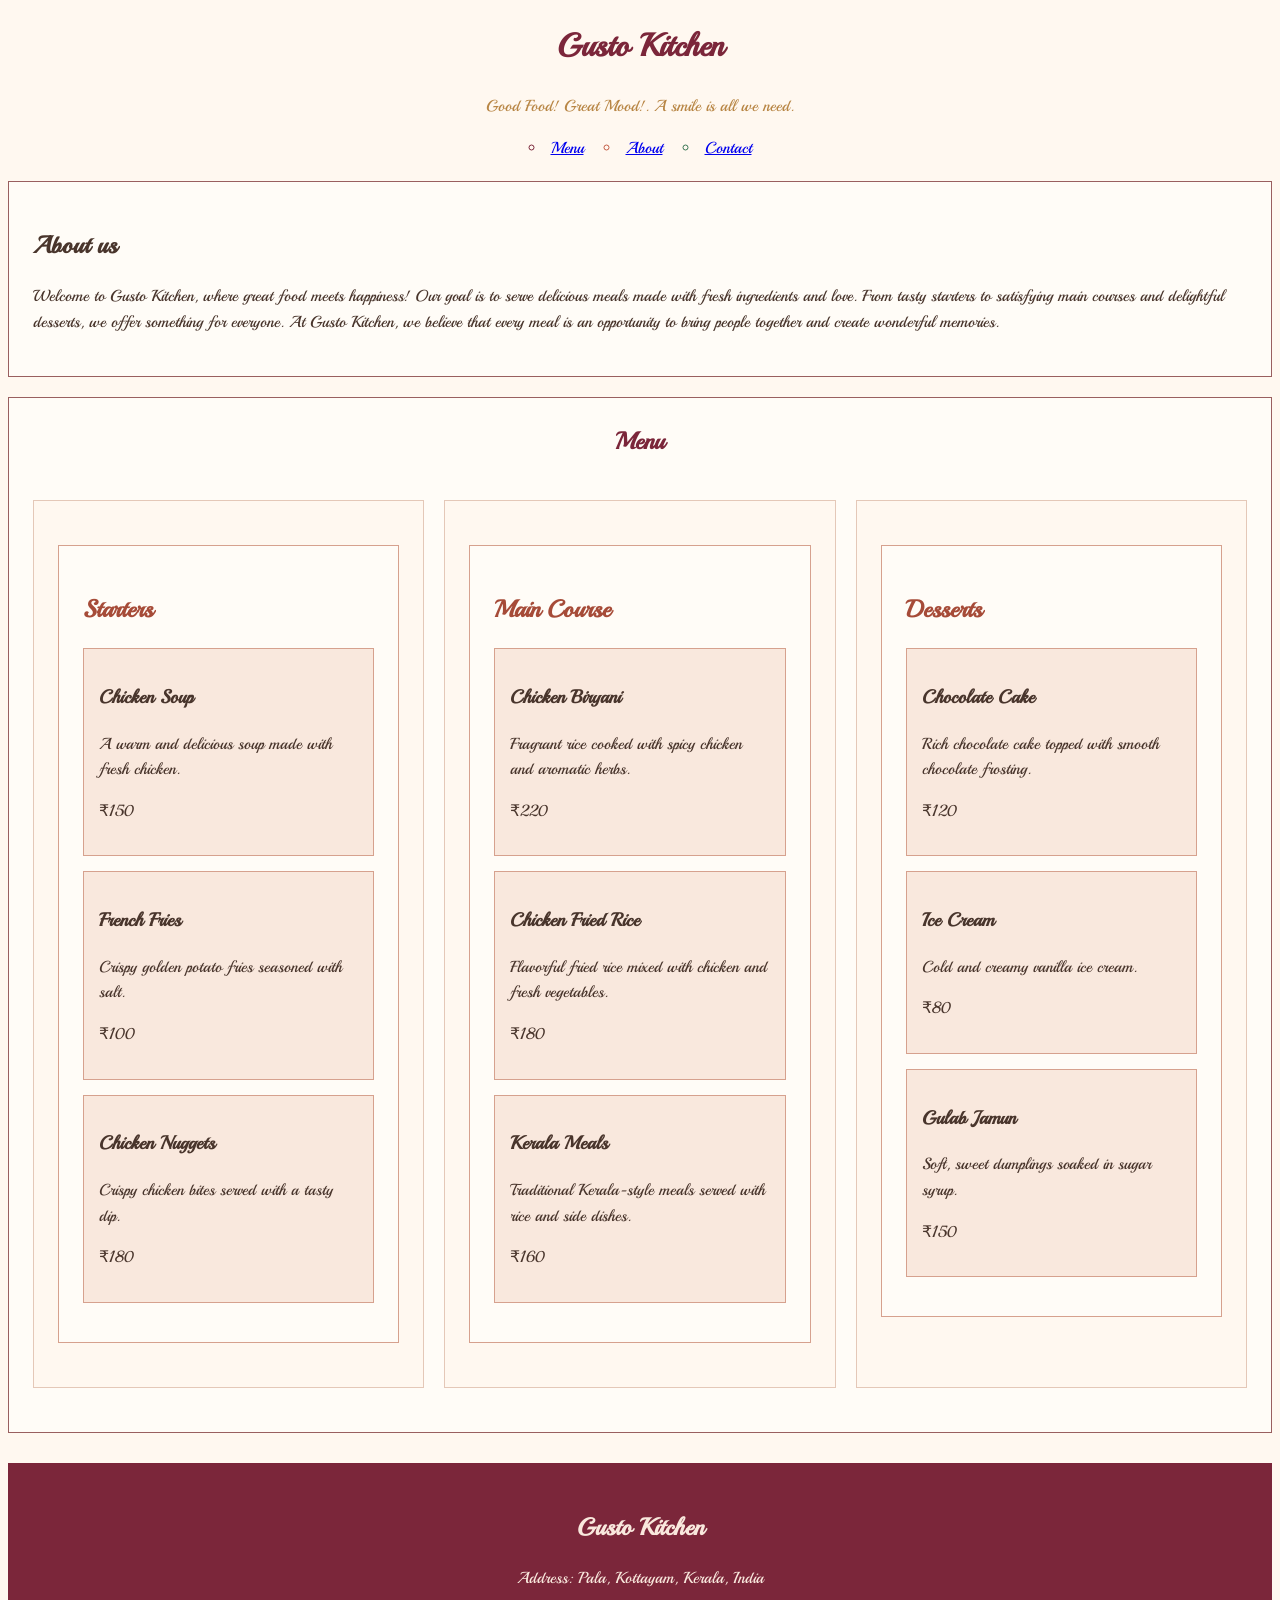
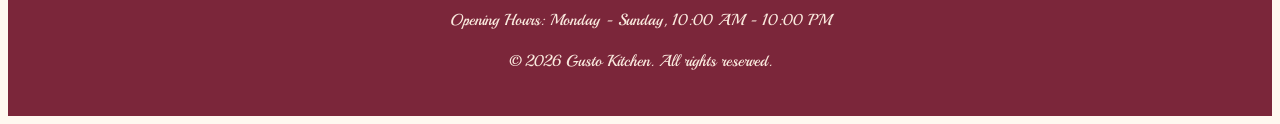
<file: restaurentMenuPage.html>
<!DOCTYPE html>
<html lang="en">
<head>
    <meta charset="UTF-8">
    <meta name="viewport" content="width=device-width, initial-scale=1.0">

    <link rel="preconnect" href="https://fonts.googleapis.com">
    <link rel="preconnect" href="https://fonts.gstatic.com" crossorigin>
    <link href="https://fonts.googleapis.com/css2?family=Great+Vibes&family=Playball&family=Rubik+Storm&display=swap" rel="stylesheet">

    <link rel="stylesheet" href="style.css">
    <title>Gusto Kitchen | Restaurant Menu</title>
</head>
<body>
    <header>
        <h1 class="restName">Gusto Kitchen</h1>
        <p class="restDesc">Good Food! Great Mood!. A smile is all we need.</p>
        <nav>
            <ul class="listStyle">
                <li><a href="#menu">Menu</a></li>
                <li><a href="#about">About</a></li>
                <li><a href="#contact">Contact</a></li>
            </ul>
        </nav>
    </header>

    <main>
        <!-- About us -->
        <section class="aboutRes" id="about">
            <h2>About us</h2>
            <p>Welcome to Gusto Kitchen, where great food meets happiness! Our goal is to serve delicious meals made with fresh ingredients and love. From tasty starters to satisfying main courses and delightful desserts, we offer something for everyone. At Gusto Kitchen, we believe that every meal is an opportunity to bring people together and create wonderful memories.</p>
        </section>

        <div class="menuSection" id="menu">

            <!-- Menu category section -->

            <h2 class="menuLabel">Menu</h2>

            <!-- Starters -->
            <div class="menuList">
                <section class="menuItemCard">
                    <h2 class="menuCategory">Starters</h2>
                    <div class="menuItem">
                        <h3>Chicken Soup</h3>
                        <p>A warm and delicious soup made with fresh chicken.</p>
                        <p>₹150</p>  <!-- (Windows + . =>₹) -->
                    </div>
                    <div class="menuItem">
                        <h3>French Fries</h3>
                        <p>Crispy golden potato fries seasoned with salt.</p>
                        <p>₹100</p>
                    </div>
                    <div class="menuItem">
                        <h3>Chicken Nuggets</h3>
                        <p>Crispy chicken bites served with a tasty dip.</p>
                        <p>₹180</p>
                    </div>
                </section>
            </div>

            <!-- Main Course -->
            <div class="menuList">
                <section class="menuItemCard">
                    <h2 class="menuCategory">Main Course</h2>
                    <div class="menuItem">
                        <h3>Chicken Biryani</h3>
                        <p>Fragrant rice cooked with spicy chicken and aromatic herbs.</p>
                        <p>₹220</p>
                    </div>
                    <div class="menuItem">
                        <h3>Chicken Fried Rice</h3>
                        <p>Flavorful fried rice mixed with chicken and fresh vegetables.</p>
                        <p>₹180</p>
                    </div>
                    <div class="menuItem">
                        <h3>Kerala Meals</h3> 
                        <p>Traditional Kerala-style meals served with rice and side dishes.</p> 
                        <p>₹160</p>
                    </div>
                </section>
            </div>

            <!-- Dessert -->
            <div class="menuList">
                <section class="menuItemCard">
                    <h2 class="menuCategory">Desserts</h2>
                    <div class="menuItem">
                        <h3>Chocolate Cake</h3> 
                        <p>Rich chocolate cake topped with smooth chocolate frosting.</p> 
                        <p>₹120</p>
                    </div>
                    <div class="menuItem">
                        <h3>Ice Cream</h3> 
                        <p>Cold and creamy vanilla ice cream.</p> 
                        <p>₹80</p>
                    </div>
                    <div class="menuItem">
                        <h3>Gulab Jamun</h3> 
                        <p>Soft, sweet dumplings soaked in sugar syrup.</p>
                        <p>₹150</p>
                    </div>
                </section>
            </div>
        </div>
    </main>

    <footer class="menuFooter" id="contact">
        <h2>Gusto Kitchen</h2> 
        <p>Address: Pala, Kottayam, Kerala, India</p> 
        <p>Opening Hours: Monday - Sunday, 10:00 AM - 10:00 PM</p>
        <p>&copy; 2026 Gusto Kitchen. All rights reserved.</p>
    </footer>
</body>
</html>
</file>
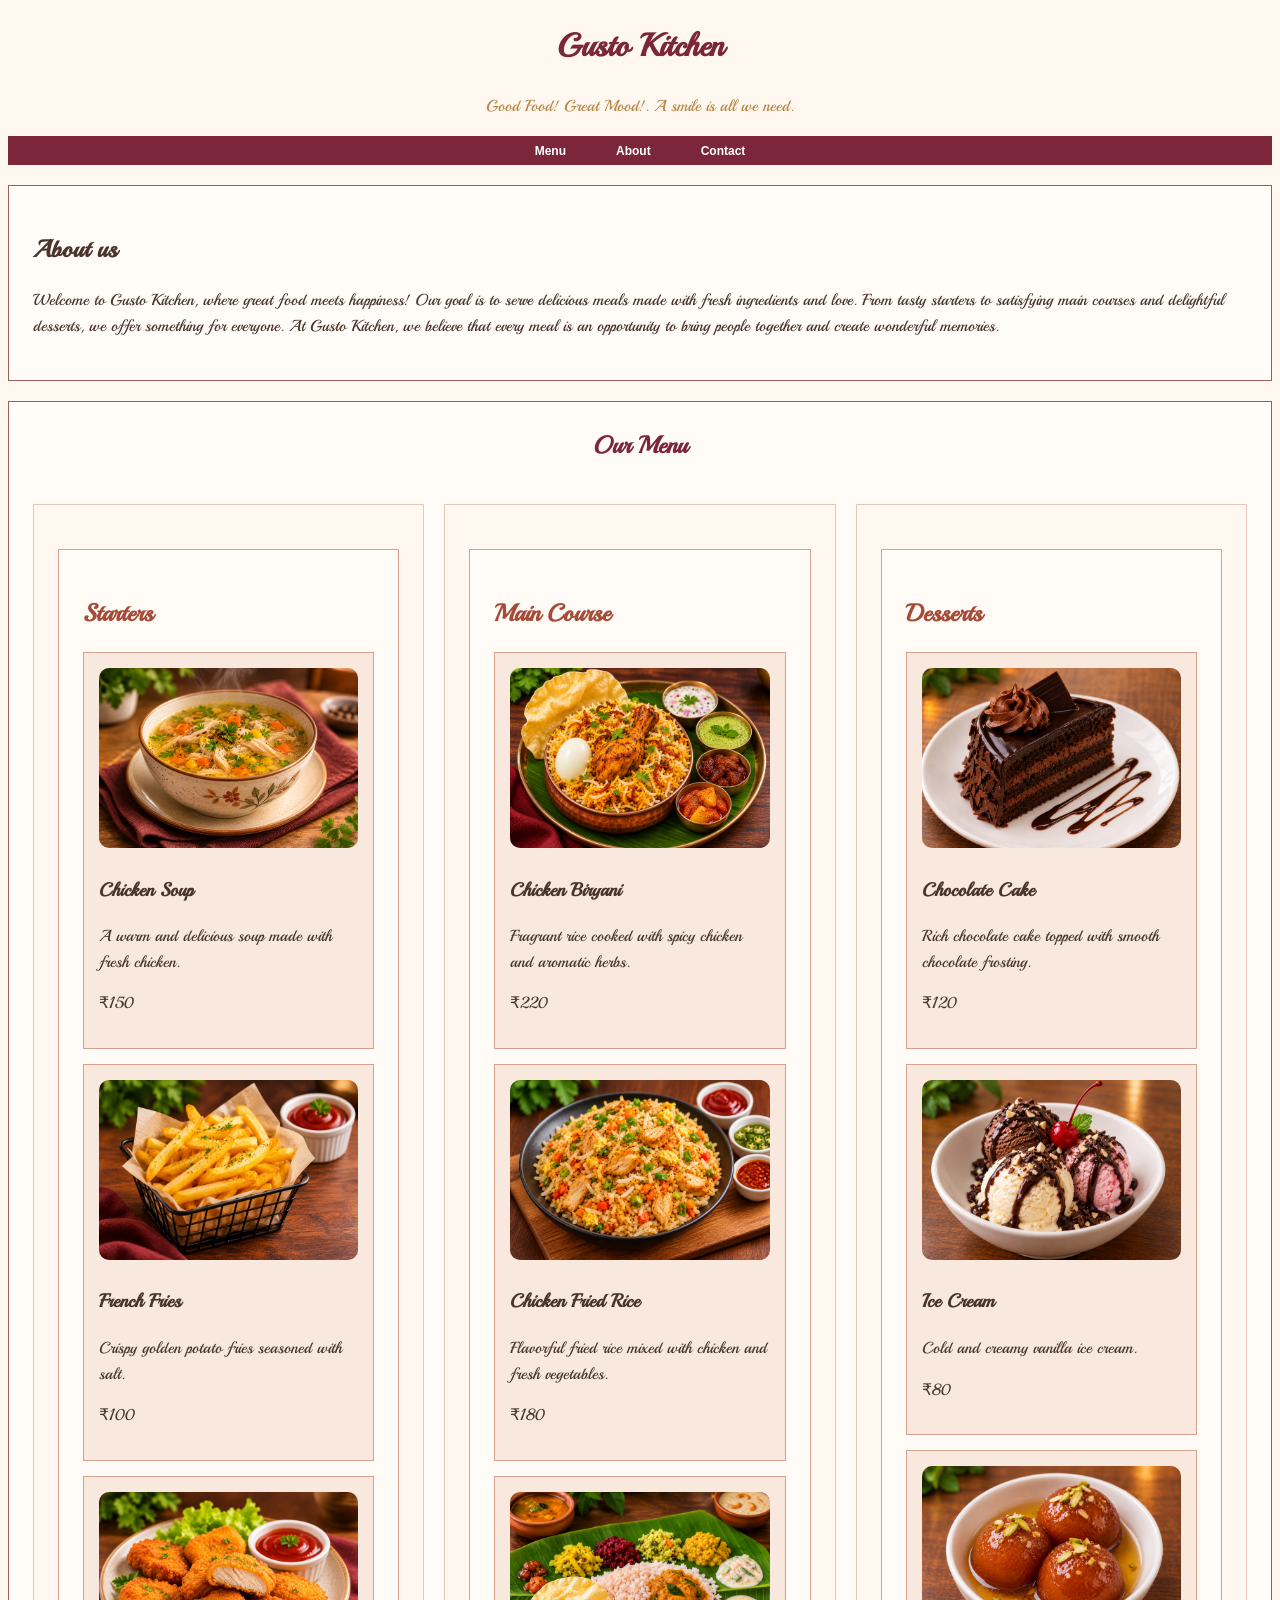
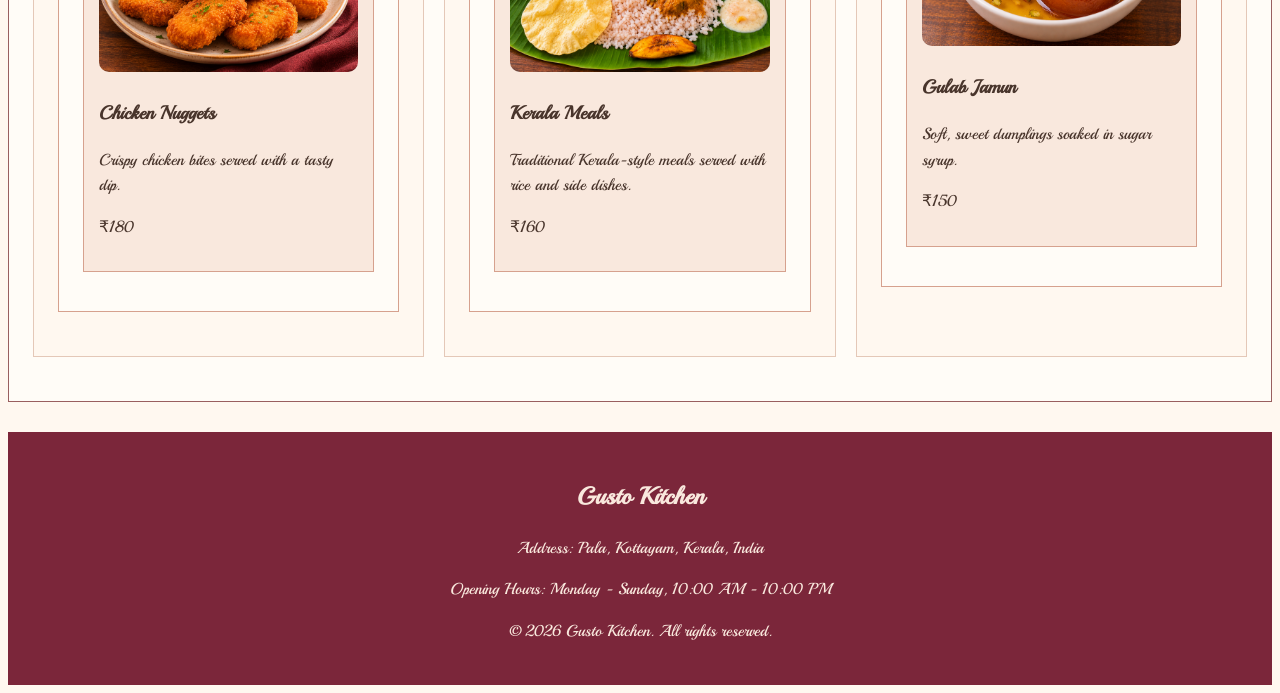
<file: projects/restaurant-project menu page(Assignment 1)/restaurentMenuPage.html>
<!DOCTYPE html>
<html lang="en">
<head>
    <meta charset="UTF-8">
    <meta name="viewport" content="width=device-width, initial-scale=1.0">

    <link rel="preconnect" href="https://fonts.googleapis.com">
    <link rel="preconnect" href="https://fonts.gstatic.com" crossorigin>
    <link href="https://fonts.googleapis.com/css2?family=Great+Vibes&family=Playball&family=Rubik+Storm&display=swap" rel="stylesheet">

    <link rel="stylesheet" href="style.css">
    <title>Gusto Kitchen | Restaurant Menu</title>
</head>
<body>
    <header>
        <h1 class="restName">Gusto Kitchen</h1>
        <p class="restDesc">Good Food! Great Mood!. A smile is all we need.</p>
        <nav>
            <ul class="listStyle">
                <li><a href="#menu">Menu</a></li>
                <li><a href="#about">About</a></li>
                <li><a href="#contact">Contact</a></li>
            </ul>
        </nav>
    </header>

    <main>
        <!-- About us -->
        <section class="aboutRes" id="about">
            <h2>About us</h2>
            <p>Welcome to Gusto Kitchen, where great food meets happiness! Our goal is to serve delicious meals made with fresh ingredients and love. From tasty starters to satisfying main courses and delightful desserts, we offer something for everyone. At Gusto Kitchen, we believe that every meal is an opportunity to bring people together and create wonderful memories.</p>
        </section>

        <div class="menuSection" id="menu">

            <!-- Menu category section -->

            <h2 class="menuLabel">Our Menu</h2>

            <!-- Starters -->
            <div class="menuList">
                <section class="menuItemCard">
                    <h2 class="menuCategory">Starters</h2>
                    <div class="menuItem">
                        <img src="./images/Steaming Herb Chicken Soup.png" alt="Chicken Soup">
                        <h3>Chicken Soup</h3>
                        <p>A warm and delicious soup made with fresh chicken.</p>
                        <p>₹150</p>  <!-- (Windows + . =>₹) -->
                    </div>
                    <div class="menuItem">
                        <img src="./images/Crispy Herb-Seasoned Fries with Ketchup.png" alt="French Fries">
                        <h3>French Fries</h3>
                        <p>Crispy golden potato fries seasoned with salt.</p>
                        <p>₹100</p>
                    </div>
                    <div class="menuItem">
                        <img src="./images/Golden Crispy Chicken Nuggets with Ketchup.png" alt="Chicken Nuggets">
                        <h3>Chicken Nuggets</h3>
                        <p>Crispy chicken bites served with a tasty dip.</p>
                        <p>₹180</p>
                    </div>
                </section>
            </div>

            <!-- Main Course -->
            <div class="menuList">
                <section class="menuItemCard">
                    <h2 class="menuCategory">Main Course</h2>
                    <div class="menuItem">
                        <img src="./images/Copper Bowl Chicken Biryani Feast.png" alt="Chicken Biryani">
                        <h3>Chicken Biryani</h3>
                        <p>Fragrant rice cooked with spicy chicken and aromatic herbs.</p>
                        <p>₹220</p>
                    </div>
                    <div class="menuItem">
                        <img src="./images/Golden Chicken Fried Rice with Condiments.png" alt="Chicken Fried Rice">
                        <h3>Chicken Fried Rice</h3>
                        <p>Flavorful fried rice mixed with chicken and fresh vegetables.</p>
                        <p>₹180</p>
                    </div>
                    <div class="menuItem">
                        <img src="./images/South Indian Banana Leaf Feast.png" alt="Kerala Meals">
                        <h3>Kerala Meals</h3> 
                        <p>Traditional Kerala-style meals served with rice and side dishes.</p> 
                        <p>₹160</p>
                    </div>
                </section>
            </div>

            <!-- Dessert -->
            <div class="menuList">
                <section class="menuItemCard">
                    <h2 class="menuCategory">Desserts</h2>
                    <div class="menuItem">
                        <img src="./images/Chocolate Cake with Syrup Drizzle.png" alt="Chocolate Cake">
                        <h3>Chocolate Cake</h3> 
                        <p>Rich chocolate cake topped with smooth chocolate frosting.</p> 
                        <p>₹120</p>
                    </div>
                    <div class="menuItem">
                        <img src="./images/Decadent Chocolate Cherry Ice Cream.png" alt="Ice Cream">
                        <h3>Ice Cream</h3> 
                        <p>Cold and creamy vanilla ice cream.</p> 
                        <p>₹80</p>
                    </div>
                    <div class="menuItem">
                        <img src="./images/Glossy Gulab Jamun with Pistachios.png" alt="Gulab Jamun">
                        <h3>Gulab Jamun</h3> 
                        <p>Soft, sweet dumplings soaked in sugar syrup.</p>
                        <p>₹150</p>
                    </div>
                </section>
            </div>
        </div>
    </main>

    <footer class="menuFooter" id="contact">
        <h2>Gusto Kitchen</h2> 
        <p>Address: Pala, Kottayam, Kerala, India</p> 
        <p>Opening Hours: Monday - Sunday, 10:00 AM - 10:00 PM</p>
        <p>&copy; 2026 Gusto Kitchen. All rights reserved.</p>
    </footer>
</body>
</html>
</file>
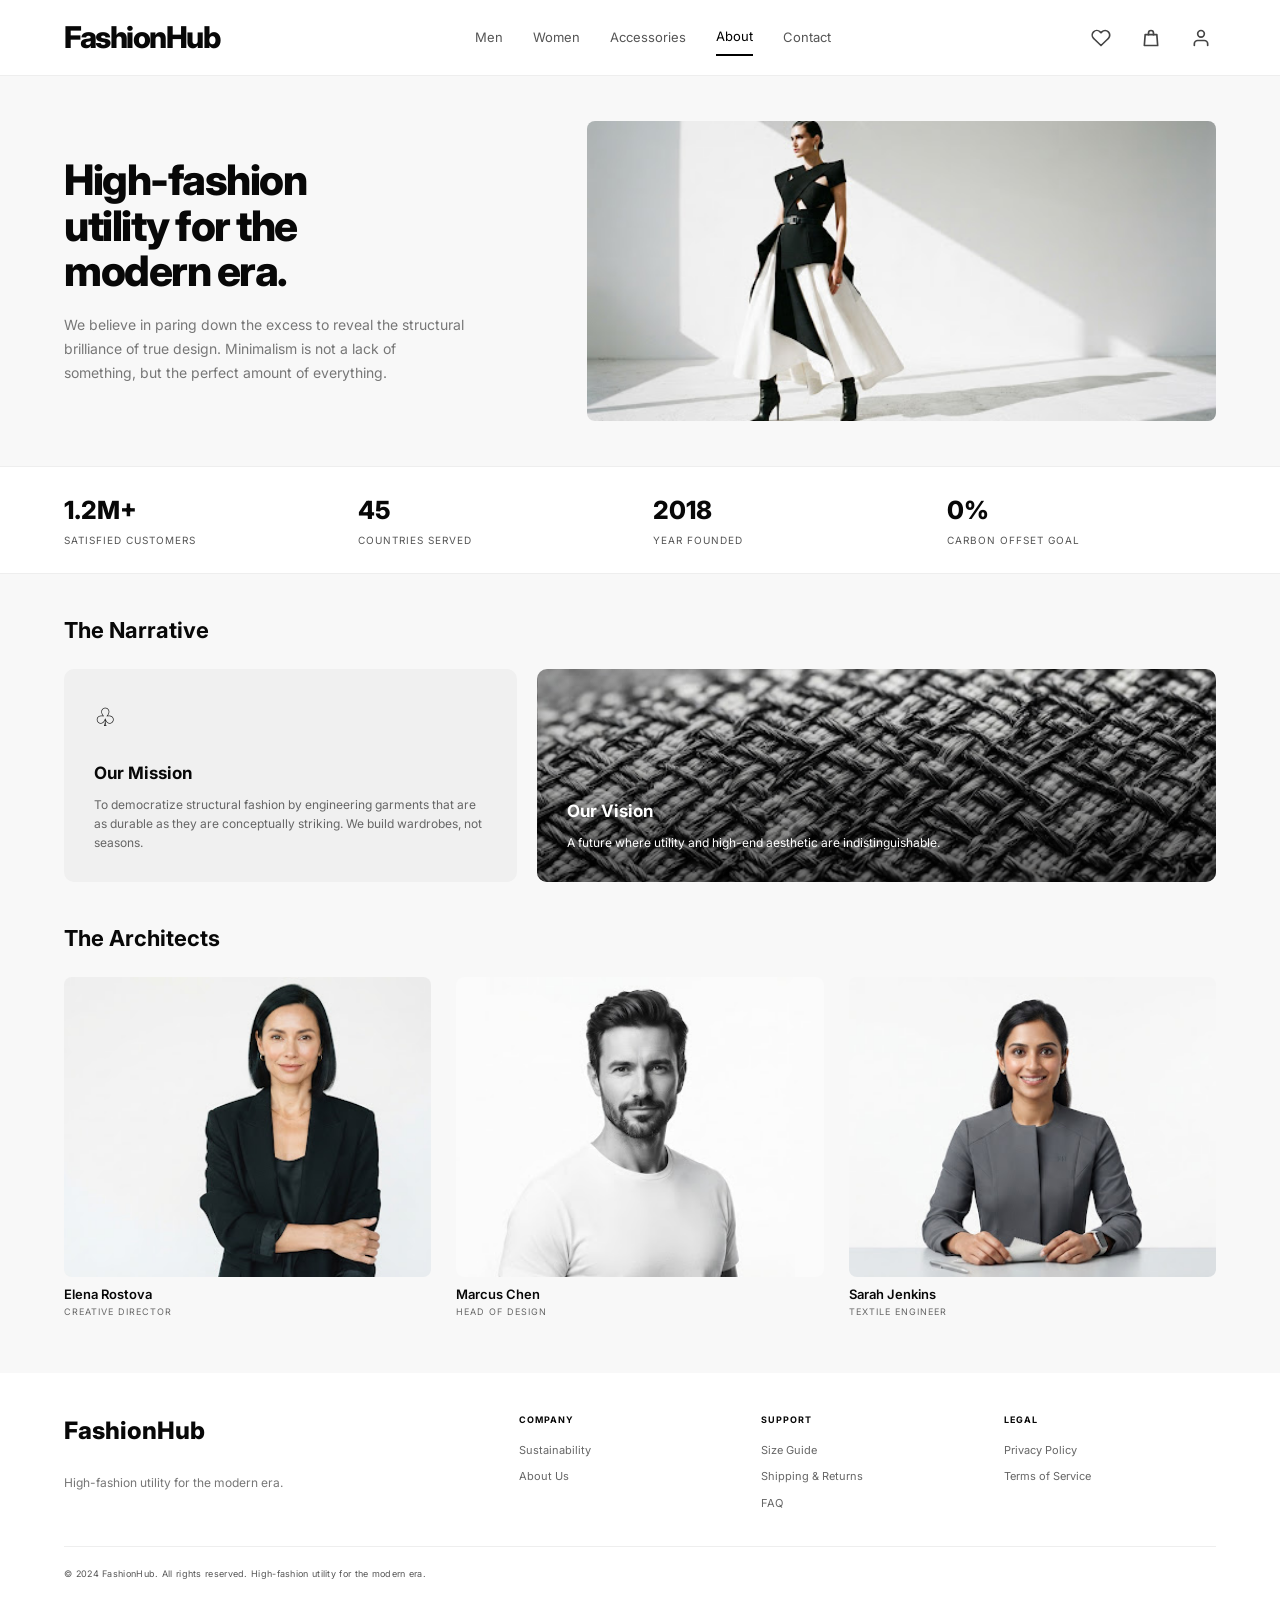
<file: projects/fashionHub-project(Module end Assignment 1)/About Us/about.html>
<!DOCTYPE html>
<html lang="en">

<head>
    <meta charset="UTF-8">
    <meta name="viewport" content="width=device-width, initial-scale=1.0">
    <title>About Us | FashionHub</title>

    <link rel="stylesheet" href="style.css">

    <link rel="preconnect" href="https://fonts.googleapis.com">
    <link rel="preconnect" href="https://fonts.gstatic.com" crossorigin>
    <link href="https://fonts.googleapis.com/css2?family=Inter:wght@400;500;600;700;800&display=swap" rel="stylesheet">
</head>

<body>

    <!-- MAIN NAVIGATION -->
    <header class="mainNavigation">

        <div class="navigationContainer">

            <a href="#" class="brandLogo">FashionHub</a>

            <nav class="navigationLinks">
                <a href="#">Men</a>
                <a href="#">Women</a>
                <a href="#">Accessories</a>
                <a href="#" class="activeLink">About</a>
                <a href="#">Contact</a>
            </nav>

            <!-- Trailing Actions -->
            <div class="trailingActions">

                <!-- Wishlist -->
                <button id="wishlist-btn" class="navigationButton" aria-label="Wishlist">
                    <svg id="wishlist-icon" width="20" height="20" viewBox="0 0 24 24"
                        fill="none" stroke="currentColor" stroke-width="2"
                        stroke-linecap="round" stroke-linejoin="round">
                        <path d="M20.8 4.6a5.5 5.5 0 0 0-7.8 0L12 5.7l-1.1-1.1a5.5 5.5 0 0 0-7.8 7.8l1.1 1.1L12 21l7.8-7.5 1.1-1.1a5.5 5.5 0 0 0-.1-7.8Z"></path>
                    </svg>
                </button>

                <!-- Shopping Bag -->
                <button class="navigationButton" aria-label="Cart">
                    <svg width="20" height="20" viewBox="0 0 24 24"
                        fill="none" stroke="currentColor" stroke-width="2"
                        stroke-linecap="round" stroke-linejoin="round">
                        <path d="M5 8h14l1 13H4L5 8z"></path>
                        <path d="M9 8V6a3 3 0 0 1 6 0v2"></path>
                    </svg>
                </button>

                <!-- Profile -->
                <button id="profile-btn" class="navigationButton" aria-label="Profile">
                    <svg id="profile-icon" width="20" height="20" viewBox="0 0 24 24"
                        fill="none" stroke="currentColor" stroke-width="2"
                        stroke-linecap="round" stroke-linejoin="round">
                        <path d="M20 21v-2a4 4 0 0 0-4-4H8a4 4 0 0 0-4 4v2"></path>
                        <circle cx="12" cy="7" r="4"></circle>
                    </svg>
                </button>

            </div>

        </div>

    </header>


    <!-- MAIN CONTENT -->
    <main>

        <!-- HERO SECTION -->
        <section class="heroSection">

            <div class="heroContent">

                <div class="heroText">

                    <h1>
                        High-fashion<br>
                        utility for the<br>
                        modern era.
                    </h1>

                    <p>
                        We believe in paring down the excess to reveal
                        the structural brilliance of true design.
                        Minimalism is not a lack of something, but the
                        perfect amount of everything.
                    </p>

                </div>

                <div class="heroImage">
                    <img src="../images/about-hero.jpg" alt="Fashion model wearing a modern designer outfit">
                </div>

            </div>

        </section>


        <!-- STATS SECTION -->
        <section class="statsSection">

            <div class="statsContainer">

                <div class="statItem">
                    <h2>1.2M+</h2>
                    <p>SATISFIED CUSTOMERS</p>
                </div>

                <div class="statItem">
                    <h2>45</h2>
                    <p>COUNTRIES SERVED</p>
                </div>

                <div class="statItem">
                    <h2>2018</h2>
                    <p>YEAR FOUNDED</p>
                </div>

                <div class="statItem">
                    <h2>0%</h2>
                    <p>CARBON OFFSET GOAL</p>
                </div>

            </div>

        </section>


        <!-- STORY / TIMELINE SECTION -->
        <section class="storySection">

            <h2 class="sectionTitle">The Narrative</h2>

            <div class="storyContainer">

                <!-- OUR MISSION -->
                <div class="missionBlock">

                    <div class="missionIcon">♧</div>

                    <h3>Our Mission</h3>

                    <p>
                        To democratize structural fashion by engineering
                        garments that are as durable as they are
                        conceptually striking. We build wardrobes,
                        not seasons.
                    </p>

                </div>


                <!-- OUR VISION -->
                <div class="visionBlock">

                    <div class="visionContent">

                        <h3>Our Vision</h3>

                        <p>
                            A future where utility and high-end
                            aesthetic are indistinguishable.
                        </p>

                    </div>

                </div>

            </div>

        </section>


        <!-- TEAM SECTION -->
        <section class="teamSection">

            <h2 class="sectionTitle">The Architects</h2>

            <div class="teamContainer">

                <!-- TEAM MEMBER 1 -->
                <article class="teamMember">

                    <img src="../images/elena-rostova.jpg" alt="Elena Rostova">

                    <h3>Elena Rostova</h3>
                    <p>CREATIVE DIRECTOR</p>

                </article>


                <!-- TEAM MEMBER 2 -->
                <article class="teamMember">

                    <img src="../images/marcus-chen.jpg" alt="Marcus Chen">

                    <h3>Marcus Chen</h3>
                    <p>HEAD OF DESIGN</p>

                </article>


                <!-- TEAM MEMBER 3 -->
                <article class="teamMember">

                    <img src="../images/sarah-jenkins.jpg" alt="Sarah Jenkins">

                    <h3>Sarah Jenkins</h3>
                    <p>TEXTILE ENGINEER</p>

                </article>

            </div>

        </section>

    </main>


    <!-- FOOTER -->
    <footer class="siteFooter">

        <div class="footerContainer">

            <!-- BRAND DETAILS -->
            <div class="footerBrand">

                <h2>FashionHub</h2>

                <p>High-fashion utility for the modern era.</p>

            </div>


            <!-- COMPANY LINKS -->
            <div class="footerColumn">

                <h4>COMPANY</h4>

                <a href="#">Sustainability</a>
                <a href="#">About Us</a>

            </div>


            <!-- SUPPORT LINKS -->
            <div class="footerColumn">

                <h4>SUPPORT</h4>

                <a href="#">Size Guide</a>
                <a href="#">Shipping & Returns</a>
                <a href="#">FAQ</a>

            </div>


            <!-- LEGAL LINKS -->
            <div class="footerColumn">

                <h4>LEGAL</h4>

                <a href="#">Privacy Policy</a>
                <a href="#">Terms of Service</a>

            </div>

        </div>


        <!-- COPYRIGHT -->
        <div class="copyright">

            <p>
                © 2024 FashionHub. All rights reserved.
                High-fashion utility for the modern era.
            </p>

        </div>

    </footer>

</body>

</html>
</file>
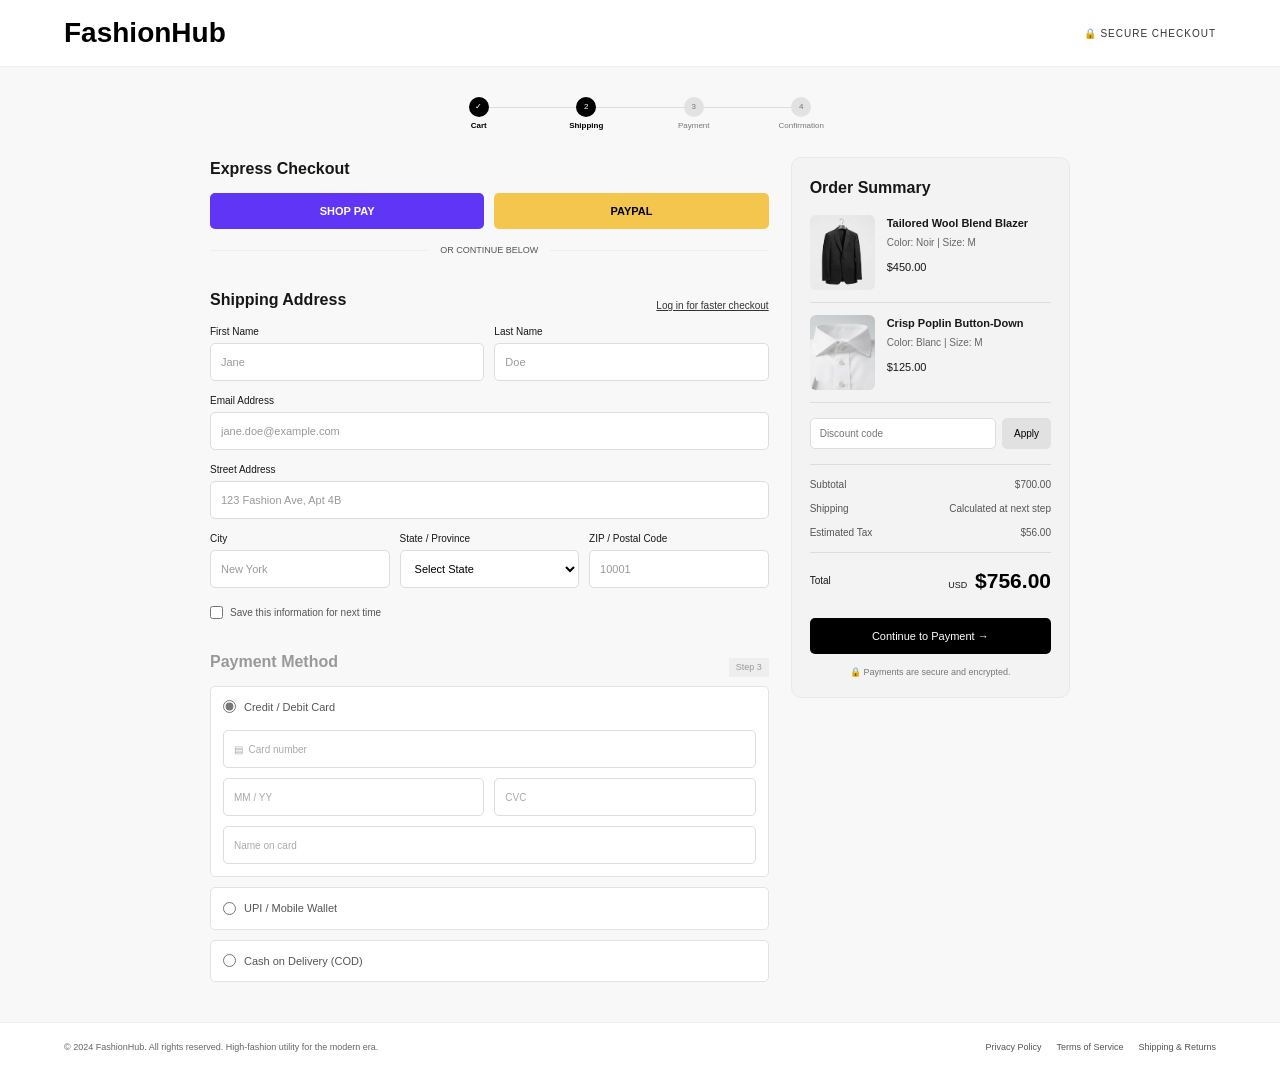
<file: projects/fashionHub-project(Module end Assignment 1)/Checkout/checkout.html>
<!DOCTYPE html>
<html lang="en">
<head>
    <meta charset="UTF-8">
    <meta name="viewport" content="width=device-width, initial-scale=1.0">
    <title>FashionHub - Checkout</title>
    <link rel="stylesheet" href="style.css">
</head>

<body>

    <!-- Header -->
    <header class="checkout-header">
        <a href="../Home/home.html" class="logo">FashionHub</a>

        <div class="secure-checkout">
            <span>🔒</span> SECURE CHECKOUT
        </div>
    </header>

    <main class="checkout-container">

        <!-- Checkout Steps -->
        <section class="checkout-steps">

            <div class="step completed">
                <div class="step-circle">✓</div>
                <span>Cart</span>
            </div>

            <div class="step active">
                <div class="step-circle">2</div>
                <span>Shipping</span>
            </div>

            <div class="step">
                <div class="step-circle">3</div>
                <span>Payment</span>
            </div>

            <div class="step">
                <div class="step-circle">4</div>
                <span>Confirmation</span>
            </div>

        </section>

        <div class="checkout-content">

            <!-- Left Column -->
            <div class="checkout-left">

                <!-- Express Checkout -->
                <section class="express-checkout">

                    <h2>Express Checkout</h2>

                    <div class="express-buttons">
                        <button class="shop-pay">SHOP PAY</button>
                        <button class="paypal">PAYPAL</button>
                    </div>

                    <div class="divider">
                        <span></span>
                        <p>OR CONTINUE BELOW</p>
                        <span></span>
                    </div>

                </section>

                <!-- Shipping Address -->
                <section class="shipping-section">

                    <div class="section-heading">
                        <h2>Shipping Address</h2>
                        <a href="#">Log in for faster checkout</a>
                    </div>

                    <form>

                        <div class="form-row">

                            <div class="form-group">
                                <label for="firstName">First Name</label>
                                <input type="text" id="firstName"
                                    placeholder="Jane">
                            </div>

                            <div class="form-group">
                                <label for="lastName">Last Name</label>
                                <input type="text" id="lastName"
                                    placeholder="Doe">
                            </div>

                        </div>

                        <div class="form-group">
                            <label for="email">Email Address</label>
                            <input type="email" id="email"
                                placeholder="jane.doe@example.com">
                        </div>

                        <div class="form-group">
                            <label for="address">Street Address</label>
                            <input type="text" id="address"
                                placeholder="123 Fashion Ave, Apt 4B">
                        </div>

                        <div class="form-row">

                            <div class="form-group">
                                <label for="city">City</label>
                                <input type="text" id="city"
                                    placeholder="New York">
                            </div>

                            <div class="form-group">
                                <label for="state">State / Province</label>
                                <select id="state">
                                    <option value="">Select State</option>
                                </select>
                            </div>

                            <div class="form-group">
                                <label for="zip">ZIP / Postal Code</label>
                                <input type="text" id="zip"
                                    placeholder="10001">
                            </div>

                        </div>

                        <div class="save-info">
                            <input type="checkbox" id="saveInfo">
                            <label for="saveInfo">
                                Save this information for next time
                            </label>
                        </div>

                    </form>

                </section>

                <!-- Payment Method -->
                <section class="payment-section">

                    <div class="payment-heading">
                        <h2>Payment Method</h2>
                        <span>Step 3</span>
                    </div>

                    <!-- Credit / Debit Card -->
                    <div class="payment-option card-payment">

                        <label class="payment-title">
                            <input type="radio" name="payment" checked>
                            Credit / Debit Card
                        </label>

                        <div class="card-fields">

                            <div class="card-number">
                                <input type="text"
                                    placeholder="▤  Card number">
                            </div>

                            <div class="form-row">
                                <input type="text" placeholder="MM / YY">
                                <input type="text" placeholder="CVC">
                            </div>

                            <input type="text" placeholder="Name on card">

                        </div>

                    </div>

                    <!-- UPI -->
                    <div class="payment-option">
                        <label class="payment-title">
                            <input type="radio" name="payment">
                            UPI / Mobile Wallet
                        </label>
                    </div>

                    <!-- Cash on Delivery -->
                    <div class="payment-option">
                        <label class="payment-title">
                            <input type="radio" name="payment">
                            Cash on Delivery (COD)
                        </label>
                    </div>

                </section>

            </div>

            <!-- Right Column: Order Summary -->
            <aside class="order-summary">

                <h2>Order Summary</h2>

                <!-- Product 1 -->
                <div class="summary-product">

                    <img src="../images/blazer.jpg"
                        alt="Tailored Wool Blend Blazer">

                    <div class="product-info">
                        <h3>Tailored Wool Blend Blazer</h3>
                        <p>Color: Noir | Size: M</p>
                        <strong>$450.00</strong>
                    </div>

                </div>

                <!-- Product 2 -->
                <div class="summary-product">

                    <img src="../images/crisp-poplin-button-down.jpg"
                        alt="Crisp Poplin Button-Down">

                    <div class="product-info">
                        <h3>Crisp Poplin Button-Down</h3>
                        <p>Color: Blanc | Size: M</p>
                        <strong>$125.00</strong>
                    </div>

                </div>

                <!-- Discount Code -->
                <div class="discount-section">

                    <input type="text" placeholder="Discount code">
                    <button>Apply</button>

                </div>

                <!-- Price Details -->
                <div class="price-details">

                    <div class="price-row">
                        <span>Subtotal</span>
                        <span>$700.00</span>
                    </div>

                    <div class="price-row">
                        <span>Shipping</span>
                        <span>Calculated at next step</span>
                    </div>

                    <div class="price-row">
                        <span>Estimated Tax</span>
                        <span>$56.00</span>
                    </div>

                    <div class="price-row total">
                        <span>Total</span>

                        <div>
                            <small>USD</small>
                            <strong>$756.00</strong>
                        </div>
                    </div>

                </div>

                <button class="continue-button">
                    Continue to Payment →
                </button>

                <p class="secure-message">
                    🔒 Payments are secure and encrypted.
                </p>

            </aside>

        </div>

    </main>

    <!-- Footer -->
    <footer class="checkout-footer">

        <p>
            © 2024 FashionHub. All rights reserved.
            High-fashion utility for the modern era.
        </p>

        <nav>
            <a href="#">Privacy Policy</a>
            <a href="#">Terms of Service</a>
            <a href="#">Shipping & Returns</a>
        </nav>

    </footer>

</body>
</html>
</file>
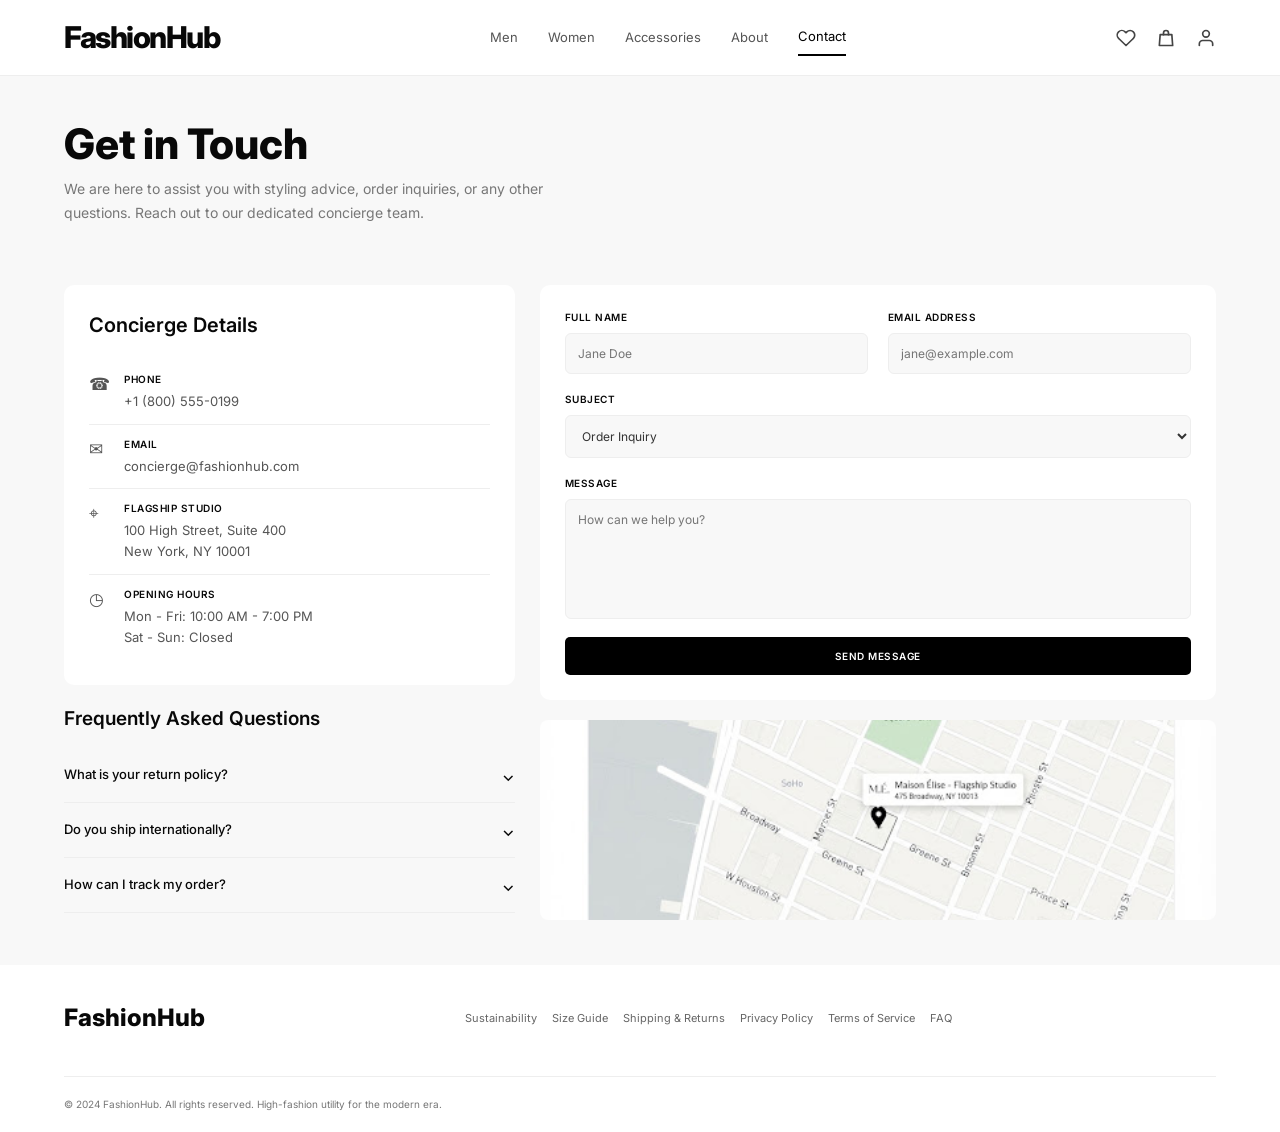
<file: projects/fashionHub-project(Module end Assignment 1)/Contact Us/contactUs.html>
<!DOCTYPE html>
<html lang="en">

<head>
    <meta charset="UTF-8">
    <meta name="viewport" content="width=device-width, initial-scale=1.0">
    <title>Contact Us | FashionHub</title>

    <link rel="stylesheet" href="style.css">

    <link rel="preconnect" href="https://fonts.googleapis.com">
    <link rel="preconnect" href="https://fonts.gstatic.com" crossorigin>
    <link href="https://fonts.googleapis.com/css2?family=Inter:wght@400;500;600;700;800&display=swap" rel="stylesheet">
</head>

<body>

    <!-- MAIN NAVIGATION -->
    <header class="mainNavigation">

        <div class="navigationContainer">

            <a href="#" class="brandLogo">FashionHub</a>

            <nav class="navigationLinks">
                <a href="#">Men</a>
                <a href="#">Women</a>
                <a href="#">Accessories</a>
                <a href="#">About</a>
                <a href="#" class="activeLink">Contact</a>
            </nav>

            <div class="trailingActions">

                <!-- Wishlist -->
                <button id="wishlist-btn" class="navigationButton" aria-label="Wishlist">
                    <svg width="20" height="20" viewBox="0 0 24 24"
                        fill="none" stroke="currentColor" stroke-width="2"
                        stroke-linecap="round" stroke-linejoin="round">

                        <path d="M20.8 4.6a5.5 5.5 0 0 0-7.8 0L12 5.7l-1.1-1.1a5.5 5.5 0 0 0-7.8 7.8l1.1 1.1L12 21l7.8-7.5 1.1-1.1a5.5 5.5 0 0 0-.1-7.8Z"></path>

                    </svg>
                </button>

                <!-- Shopping Bag -->
                <button class="navigationButton" aria-label="Cart">
                    <svg width="20" height="20" viewBox="0 0 24 24"
                        fill="none" stroke="currentColor" stroke-width="2"
                        stroke-linecap="round" stroke-linejoin="round">

                        <path d="M5 8h14l1 13H4L5 8z"></path>
                        <path d="M9 8V6a3 3 0 0 1 6 0v2"></path>

                    </svg>
                </button>

                <!-- Profile -->
                <button id="profile-btn" class="navigationButton" aria-label="Profile">
                    <svg width="20" height="20" viewBox="0 0 24 24"
                        fill="none" stroke="currentColor" stroke-width="2"
                        stroke-linecap="round" stroke-linejoin="round">

                        <path d="M20 21v-2a4 4 0 0 0-4-4H8a4 4 0 0 0-4 4v2"></path>
                        <circle cx="12" cy="7" r="4"></circle>

                    </svg>
                </button>

            </div>

        </div>

    </header>


    <!-- MAIN CONTENT -->
    <main>

        <!-- CONTACT HEADER SECTION -->
        <section class="contactHeader">

            <h1>Get in Touch</h1>

            <p>
                We are here to assist you with styling advice, order inquiries, or any other
                <br>
                questions. Reach out to our dedicated concierge team.
            </p>

        </section>


        <!-- CONTACT MAIN SECTION -->
        <section class="contactMain">

            <!-- LEFT COLUMN -->
            <div class="leftColumn">

                <!-- CONTACT DETAILS CARD -->
                <div class="contactDetailsCard">

                    <h2>Concierge Details</h2>

                    <div class="contactDetail">

                        <div class="detailIcon">☎</div>

                        <div class="detailContent">
                            <h3>PHONE</h3>
                            <p>+1 (800) 555-0199</p>
                        </div>

                    </div>


                    <div class="contactDetail">

                        <div class="detailIcon">✉</div>

                        <div class="detailContent">
                            <h3>EMAIL</h3>
                            <p>concierge@fashionhub.com</p>
                        </div>

                    </div>


                    <div class="contactDetail">

                        <div class="detailIcon">⌖</div>

                        <div class="detailContent">
                            <h3>FLAGSHIP STUDIO</h3>
                            <p>
                                100 High Street, Suite 400<br>
                                New York, NY 10001
                            </p>
                        </div>

                    </div>


                    <div class="contactDetail">

                        <div class="detailIcon">◷</div>

                        <div class="detailContent">
                            <h3>OPENING HOURS</h3>
                            <p>
                                Mon - Fri: 10:00 AM - 7:00 PM<br>
                                Sat - Sun: Closed
                            </p>
                        </div>

                    </div>

                </div>


                <!-- FAQ SECTION -->
                <div class="faqSection">

                    <h2>Frequently Asked Questions</h2>

                    <div class="faqItem">

                        <details>
                            <summary>What is your return policy?</summary>
                            <p>
                                Please contact our concierge team for assistance with returns.
                            </p>
                        </details>

                    </div>


                    <div class="faqItem">

                        <details>
                            <summary>Do you ship internationally?</summary>
                            <p>
                                Please contact our team for international shipping information.
                            </p>
                        </details>

                    </div>


                    <div class="faqItem">

                        <details>
                            <summary>How can I track my order?</summary>
                            <p>
                                Contact our concierge team for help tracking your order.
                            </p>
                        </details>

                    </div>

                </div>

            </div>


            <!-- RIGHT COLUMN -->
            <div class="rightColumn">

                <!-- CONTACT FORM -->
                <div class="contactFormCard">

                    <form>

                        <div class="formRow">

                            <div class="formGroup">
                                <label for="fullName">FULL NAME</label>
                                <input type="text" id="fullName" placeholder="Jane Doe">
                            </div>

                            <div class="formGroup">
                                <label for="emailAddress">EMAIL ADDRESS</label>
                                <input type="email" id="emailAddress" placeholder="jane@example.com">
                            </div>

                        </div>


                        <div class="formGroup">

                            <label for="subject">SUBJECT</label>

                            <select id="subject">

                                <option value="order">Order Inquiry</option>
                                <option value="styling">Styling Advice</option>
                                <option value="returns">Returns</option>

                            </select>

                        </div>


                        <div class="formGroup">

                            <label for="message">MESSAGE</label>

                            <textarea id="message" placeholder="How can we help you?"></textarea>

                        </div>


                        <button type="submit" class="sendButton">
                            SEND MESSAGE
                        </button>

                    </form>

                </div>

                <!-- MAP IMAGE -->
                <div class="mapPlaceholder">
                    <img src="../images/contact-map.jpg" alt="FashionHub location map">
                </div>

            </div>

        </section>

    </main>


    <!-- FOOTER -->
    <footer class="siteFooter">

        <div class="footerContainer">

            <!-- BRAND DETAILS -->
            <div class="footerBrand">

                <h2>FashionHub</h2>

            </div>


            <!-- FOOTER LINKS -->
            <div class="footerLinks">

                <a href="#">Sustainability</a>
                <a href="#">Size Guide</a>
                <a href="#">Shipping & Returns</a>
                <a href="#">Privacy Policy</a>
                <a href="#">Terms of Service</a>
                <a href="#">FAQ</a>

            </div>


            <!-- COPYRIGHT -->
            <div class="copyright">

                <p>
                    © 2024 FashionHub. All rights reserved. High-fashion utility for the modern era.
                </p>

            </div>

        </div>

    </footer>

</body>

</html>
</file>
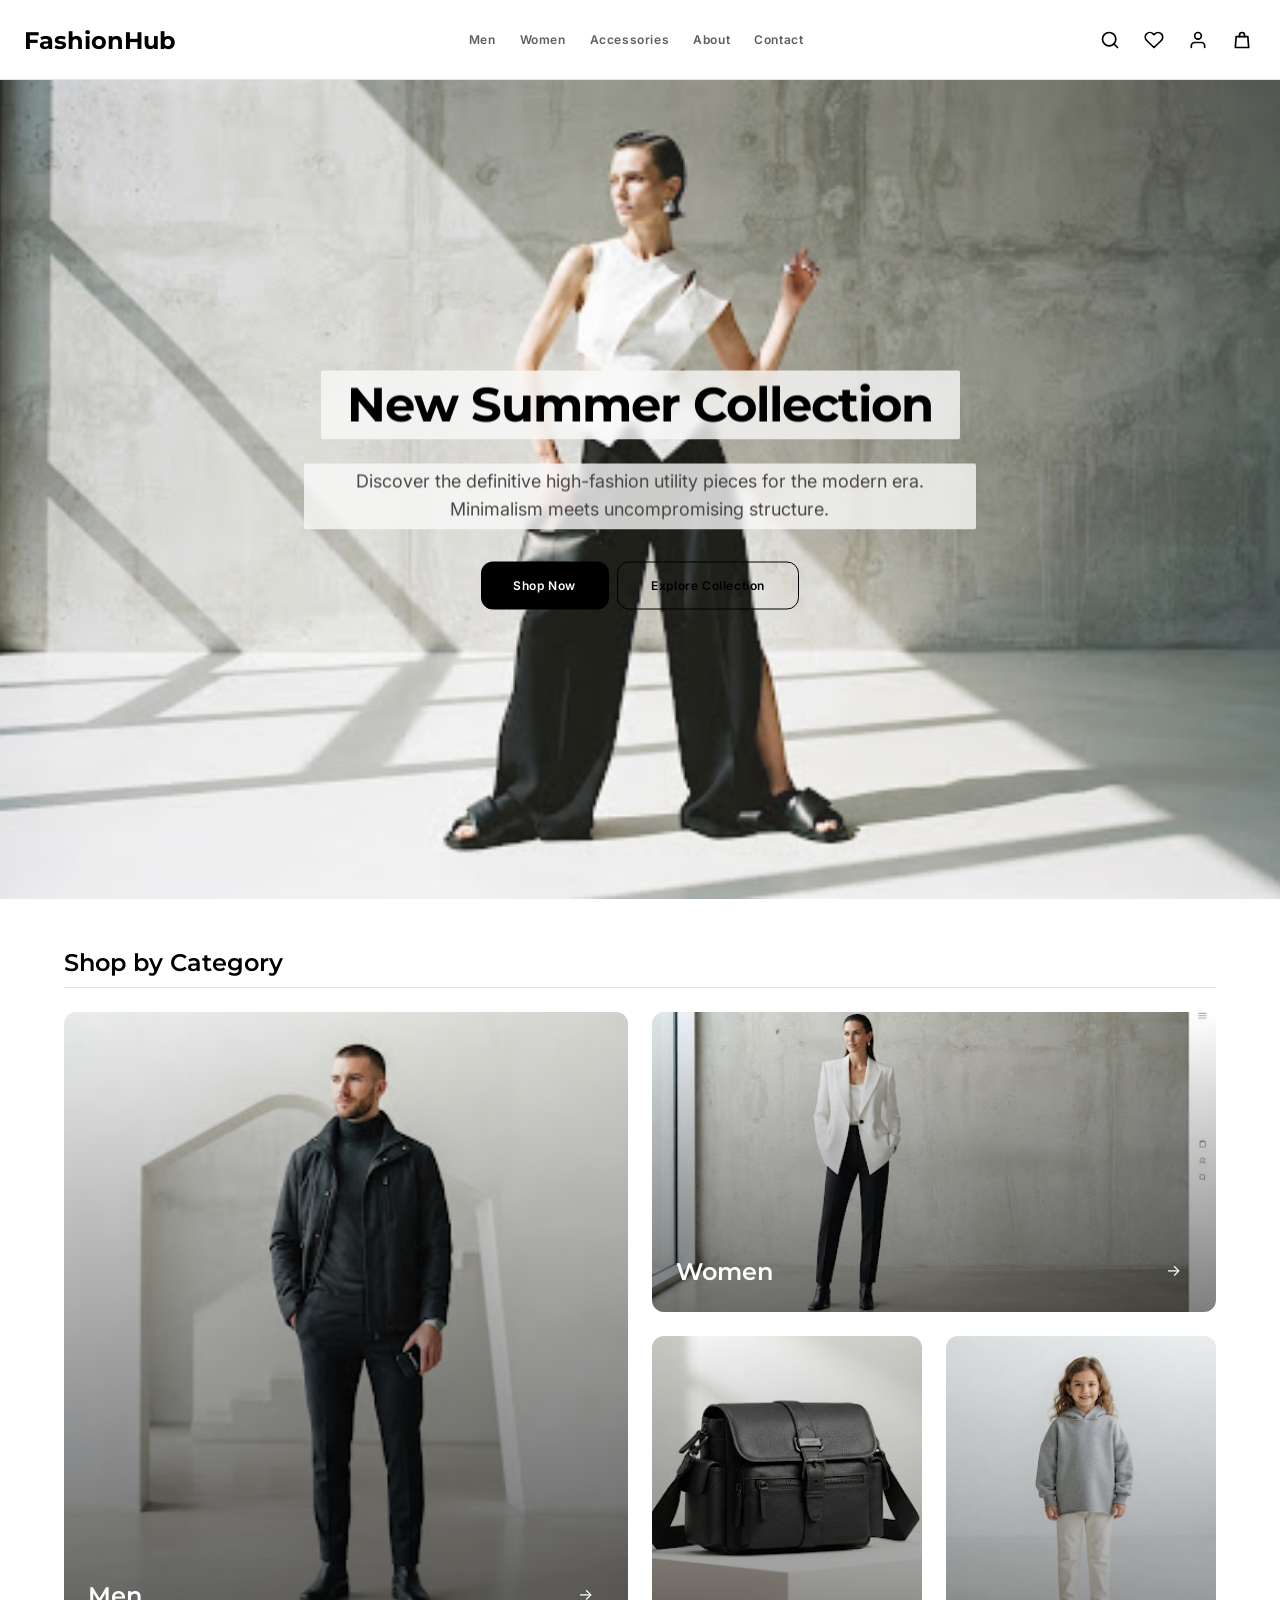
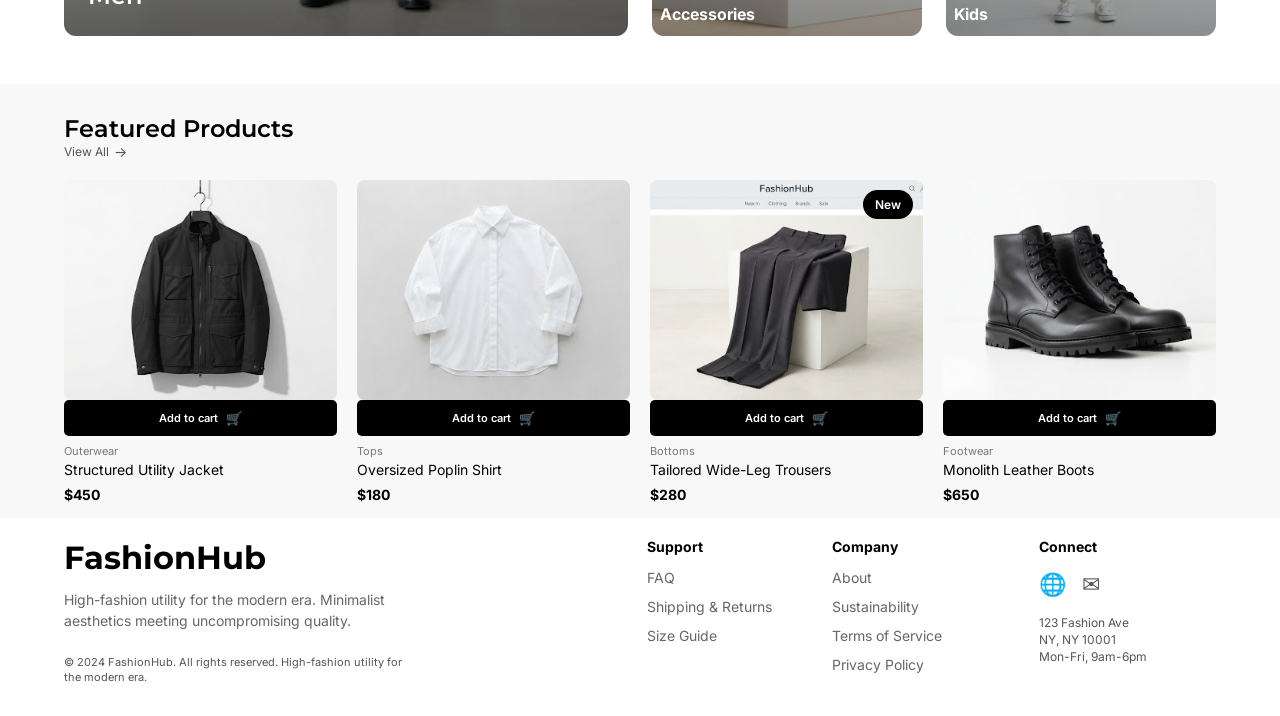
<file: projects/fashionHub-project(Module end Assignment 1)/Home Page/home.html>
<!DOCTYPE html>
<html lang="en">
<head>
    <meta charset="UTF-8">
    <meta name="viewport" content="width=device-width, initial-scale=1.0">

    <link rel="preconnect" href="https://fonts.googleapis.com">
    <link rel="preconnect" href="https://fonts.gstatic.com" crossorigin>

    <link href="https://fonts.googleapis.com/css2?family=Inter:wght@400;600;700&family=Montserrat:wght@700&display=swap" rel="stylesheet">

    <link rel="stylesheet" href="style.css">
    <title>FashionHub</title>
</head>
<body>
    <header class="mainNavigation">

        <nav class="navigationContainer">

            <!-- Logo -->
            <a href="#" class="logoLink">
                <span class="logoText">FashionHub</span>
            </a>

            <!-- Desktop Links -->
            <div class="desktopLinks">
                <a href="#" class="navigationLink">Men</a>
                <a href="#" class="navigationLink">Women</a>
                <a href="#" class="navigationLink">Accessories</a>
                <a href="#" class="navigationLink">About</a>
                <a href="#" class="navigationLink">Contact</a>
            </div>

            <!-- Trailing Actions -->
            <div class="trailingActions">

                <button id="search-btn" class="navigationButton" aria-label="Search">
                    <svg id="search-icon" width="20" height="20" viewBox="0 0 24 24"
                        fill="none" stroke="currentColor" stroke-width="2"
                        stroke-linecap="round" stroke-linejoin="round">

                        <circle cx="11" cy="11" r="8"></circle>
                        <path d="m21 21-4.35-4.35"></path>

                    </svg>
                </button>

                <button id="wishlist-btn" class="navigationButton" aria-label="Wishlist">
                    <svg id="wishlist-icon" width="20" height="20" viewBox="0 0 24 24"
                        fill="none" stroke="currentColor" stroke-width="2"
                        stroke-linecap="round" stroke-linejoin="round">

                        <path d="M20.8 4.6a5.5 5.5 0 0 0-7.8 0L12 5.7l-1.1-1.1a5.5 5.5 0 0 0-7.8 7.8l1.1 1.1L12 21l7.8-7.5 1.1-1.1a5.5 5.5 0 0 0-.1-7.8Z"></path>

                    </svg>
                </button>

                <button id="profile-btn" class="navigationButton" aria-label="Profile">
                    <svg id="profile-icon" width="20" height="20" viewBox="0 0 24 24" fill="none" stroke="currentColor" stroke-width="2" stroke-linecap="round" stroke-linejoin="round">
                        <path d="M20 21v-2a4 4 0 0 0-4-4H8a4 4 0 0 0-4 4v2"></path>
                        <circle cx="12" cy="7" r="4"></circle>
                    </svg>
                </button>

                <button class="navigationButton" aria-label="Cart">
                    <svg width="20" height="20" viewBox="0 0 24 24"
                        fill="none" stroke="currentColor" stroke-width="2"
                        stroke-linecap="round" stroke-linejoin="round">
                        <path d="M5 8h14l1 13H4L5 8z"></path>
                        <path d="M9 8V6a3 3 0 0 1 6 0v2"></path>
                    </svg>
                </button>

            </div>

        </nav>

    </header>

    <main class="homePage">

        <!-- Hero Section -->
        <section class="heroSection">
            <img class="heroImage" src="../images/Home Page Hero Section.jpg" alt="Hero Section main image">
            <div class="heroSectionContainer">
                <div class="heroHeading">
                    <h1 class="heroHeadingText">New Summer Collection</h1>
                </div>
                <div class="heroParaOverlay">
                    <p class="heroParaOverlayText">Discover the definitive high-fashion utility pieces for the modern era.
                       Minimalism meets uncompromising structure.</p>
                </div>
                <div class="heroBtnContainerMargin">
                    <div class="heroBtnContainer">
                        <div class="heroBtnLinkShopNow">
                            <a class="heroSectionBtnShopNow" href="#shopNow">Shop Now</a>
                        </div>
                        <div class="heroBtnLinkExploreCollection">
                            <a class="heroSectionBtnExploreCollection" href="#exploreCollection">Explore Collection</a>
                        </div>
                    </div>
                </div>
            </div>
        </section>

        <!-- Section - Shop by Category -->
        <section class="categorySection">
            <div class="categorySectionHorizBorder">
                <div class="categoryHeading">
                    <h2 class="categoryHeadingText">Shop by Category</h2>
                </div>
            </div>

            <div class="categoryContainer">

                <!-- Kids -->
                <a href="#" class="categoryCardKidsCategory">
                    <img class="categoryKidsImage" src="../images/Kids.jpg" alt="Kids Fashion">
                    <span class="categoryKidsGradient"></span>

                    <div class="categoryKidsImageContainer">
                        <span class="categoryKidsImageText">Kids</span>
                    </div>
                </a>

                <!-- Accessories -->
                <a href="#" class="categoryCardAccessoriesCategory">
                    <img class="categoryAccessoriesImage" src="../images/Accessories.jpg" alt="Fashion Accessories">
                    <span class="categoryAccessoriesGradient"></span>

                    <div class="categoryAccessoriesImageContainer">
                        <span class="categoryAccessoriesImageText">Accessories</span>
                    </div>
                </a>


                <!-- Women -->
                <a href="#" class="categoryCardWomenCategory">
                    <img class="categoryWomenImage" src="../images/Women.jpg" alt="Women's Fashion">
                    <span class="categoryWomenGradient"></span>

                    <div class="categoryWomenContainer">

                        <div class="categoryWomenTextContainer">
                            <span class="categoryWomenText">Women</span>
                        </div>

                        <div class="categoryWomenTransformContainer">
                            <div class="categoryWomenIconContainer">
                                <!-- Arrow Icon -->
                                <span class="categoryWomenArrow">&rarr;</span>
                            </div>
                        </div>
                    </div>
                </a>


                <!-- Men -->
                <a href="#" class="categoryCardMenCategory">
                    <img class="categoryMenImage" src="../images/Men.jpg" alt="Men's Fashion">
                    <span class="categoryMenGradient"></span>

                    <div class="categoryMenContainer">

                            <div class="categoryMenTextContainer">
                            <span class="categoryMenText">Men</span>
                        </div>
                    
                        <div class="categoryMenTransformContainer">
                            <div class="categoryMenIconContainer">
                                <!-- Arrow Icon -->
                                <span class="categoryMenArrow">&rarr;</span>
                            </div>
                        </div>
                    </div>
                </a>
            </div>
        </section>

        <!-- Section - Featured Products -->
        <section class="featuredProductsSection">

            <div class="featuredProductsMainContainer">

                <h2 class="featuredProductsTitle">Featured Products</h2>

                <a href="#" class="viewAllLink">
                    <span class="viewAllText">View All</span>

                    <div class="viewAllIconContainer">
                        <span class="viewAllIcon">&rarr;</span>
                    </div>
                </a>

                <div class="featuredProductsContainer">

                    <!-- Product Card 1 -->
                    <article class="productCard">

                        <div class="productBackground">

                            <img src="../images/Jacket.jpg"
                                alt="Structured Utility Jacket">

                        </div>

                        <div class="productButtonContainer">

                            <div class="addToCartButton">

                                <div class="addToCartButtonShadow">

                                    <div class="addToCartContentContainer">
                                        <span class="addToCartText">Add to cart</span>

                                        <div class="addToCartIconContainer">
                                            <span class="cartIcon">&#128722;</span>
                                        </div>
                                    </div>
                                </div>
                            </div>
                        </div>

                        <div class="productDetailsContainer">

                            <div class="productCategoryContainer">
                                <p class="productCategory">Outerwear</p>
                            </div>

                            <h3 class="productName">Structured Utility Jacket</h3>

                            <div class="productPriceMargin">

                                <div class="productPriceContainer">
                                    <p class="productPrice">$450</p>
                                </div>
                            </div>

                        </div>
                    </article>


                    <!-- Product Card 2 -->
                    <article class="productCard">

                        <div class="productBackground">
                            <img src="../images/Shirt.jpg"
                                alt="Oversized Poplin Shirt">
                        </div>

                        <div class="productButtonContainer">

                            <div class="addToCartButton">

                                <div class="addToCartButtonShadow">

                                    <div class="addToCartContentContainer">
                                        <span class="addToCartText">Add to cart</span>

                                        <div class="addToCartIconContainer">
                                            <span class="cartIcon">&#128722;</span>
                                        </div>
                                    </div>
                                </div>
                            </div>
                        </div>

                        <div class="productDetailsContainer">

                            <div class="productCategoryContainer">
                                <p class="productCategory">Tops</p>
                            </div>

                            <h3 class="productName">Oversized Poplin Shirt</h3>

                            <div class="productPriceMargin">
                                <div class="productPriceContainer">
                                    <p class="productPrice">$180</p>
                                </div>
                            </div>
                        </div>
                    </article>


                    <!-- Product Card 3 -->
                    <article class="productCard">

                        <div class="productBackground">
                            <img src="../images/Trousers.jpg" alt="Trousers">
                            <div class="productBadgeBackground">
                                <span class="productBadgeText">New</span>
                            </div>
                        </div>

                        <div class="productButtonContainer">

                            <div class="addToCartButton">

                                <div class="addToCartButtonShadow">

                                    <div class="addToCartContentContainer">
                                        <span class="addToCartText">Add to cart</span>

                                        <div class="addToCartIconContainer">
                                            <span class="cartIcon">&#128722;</span>
                                        </div>
                                    </div>
                                </div>
                            </div>
                        </div>

                        <div class="productDetailsContainer">

                            <div class="productCategoryContainer">
                                <p class="productCategory">Bottoms</p>
                            </div>

                            <h3 class="productName">Tailored Wide-Leg Trousers</h3>

                            <div class="productPriceMargin">

                                <div class="productPriceContainer">
                                    <p class="productPrice">$280</p>
                                </div>
                            </div>
                        </div>
                    </article>


                    <!-- Product Card 4 -->
                    <article class="productCard">
                        <div class="productBackground">
                            <img src="../images/Shoes.jpg"
                                alt="Monolith Leather Boots">
                        </div>

                        <div class="productButtonContainer">
                            <div class="addToCartButton">
                                <div class="addToCartButtonShadow">
                                    <div class="addToCartContentContainer">
                                        <span class="addToCartText">Add to cart</span>

                                        <div class="addToCartIconContainer">
                                            <span class="cartIcon">&#128722;</span>
                                        </div>
                                    </div>
                                </div>
                            </div>
                        </div>

                        <div class="productDetailsContainer">

                            <div class="productCategoryContainer">
                                <p class="productCategory">Footwear</p>
                            </div>

                            <h3 class="productName">Monolith Leather Boots</h3>

                            <div class="productPriceMargin">

                                <div class="productPriceContainer">
                                    <p class="productPrice">$650</p>
                                </div>
                            </div>
                        </div>
                    </article>
                </div>
            </div>
        </section>

    </main>

    <footer class="footerSection">

        <div class="footerMainContainer">

            <!-- Footer -->
            <div class="brandAndCopyrightColumn">

                <div class="brandNameMargin">
                    <div class="brandNameContainer">
                        <h2 class="footerBrandName">FashionHub</h2>
                    </div>
                </div>

                <div class="brandDescriptionContainer">
                    <p class="brandDescription">
                        High-fashion utility for the modern era.
                        Minimalist aesthetics meeting uncompromising
                        quality.
                    </p>
                </div>

                <div class="copyrightContainer">
                    <p class="copyrightText">
                        &copy; 2024 FashionHub. All rights reserved.
                        High-fashion utility for the modern era.
                    </p>
                </div>

            </div>


            <!-- Support Links Column -->
            <div class="supportLinksColumn">

                <div class="supportHeadingMargin">
                    <div class="supportHeadingContainer">
                        <h4 class="footerColumnHeading">Support</h4>
                    </div>
                </div>

                <a href="#" class="footerLink">FAQ</a>

                <a href="#" class="footerLink">Shipping &amp; Returns</a>

                <a href="#" class="footerLink">Size Guide</a>

            </div>


            <!-- Company Links Column -->
            <div class="companyLinksColumn">

                <div class="companyHeadingMargin">
                    <div class="companyHeadingContainer">
                        <h4 class="footerColumnHeading">Company</h4>
                    </div>
                </div>

                <a href="#" class="footerLink">About</a>

                <a href="#" class="footerLink">Sustainability</a>

                <a href="#" class="footerLink">Terms of Service</a>

                <a href="#" class="footerLink">Privacy Policy</a>

            </div>


            <!-- Social/Contact -->
            <div class="socialContactColumn">

                <div class="connectHeadingMargin">
                    <div class="connectHeadingContainer">
                        <h4 class="footerColumnHeading">Connect</h4>
                    </div>
                </div>

                <div class="socialIconsContainer">

                    <a href="#" class="socialIconLink">
                        <span class="socialIcon">&#127760;</span>
                    </a>

                    <a href="#" class="socialIconLink">
                        <span class="socialIcon">&#9993;</span>
                    </a>

                </div>

                <div class="contactAddressMargin">

                    <div class="contactAddressContainer">
                        <p class="contactAddress">
                            123 Fashion Ave<br>
                            NY, NY 10001<br>
                            Mon-Fri, 9am-6pm
                        </p>
                    </div>

                </div>

            </div>

        </div>

    </footer>
</body>
</html>
</file>
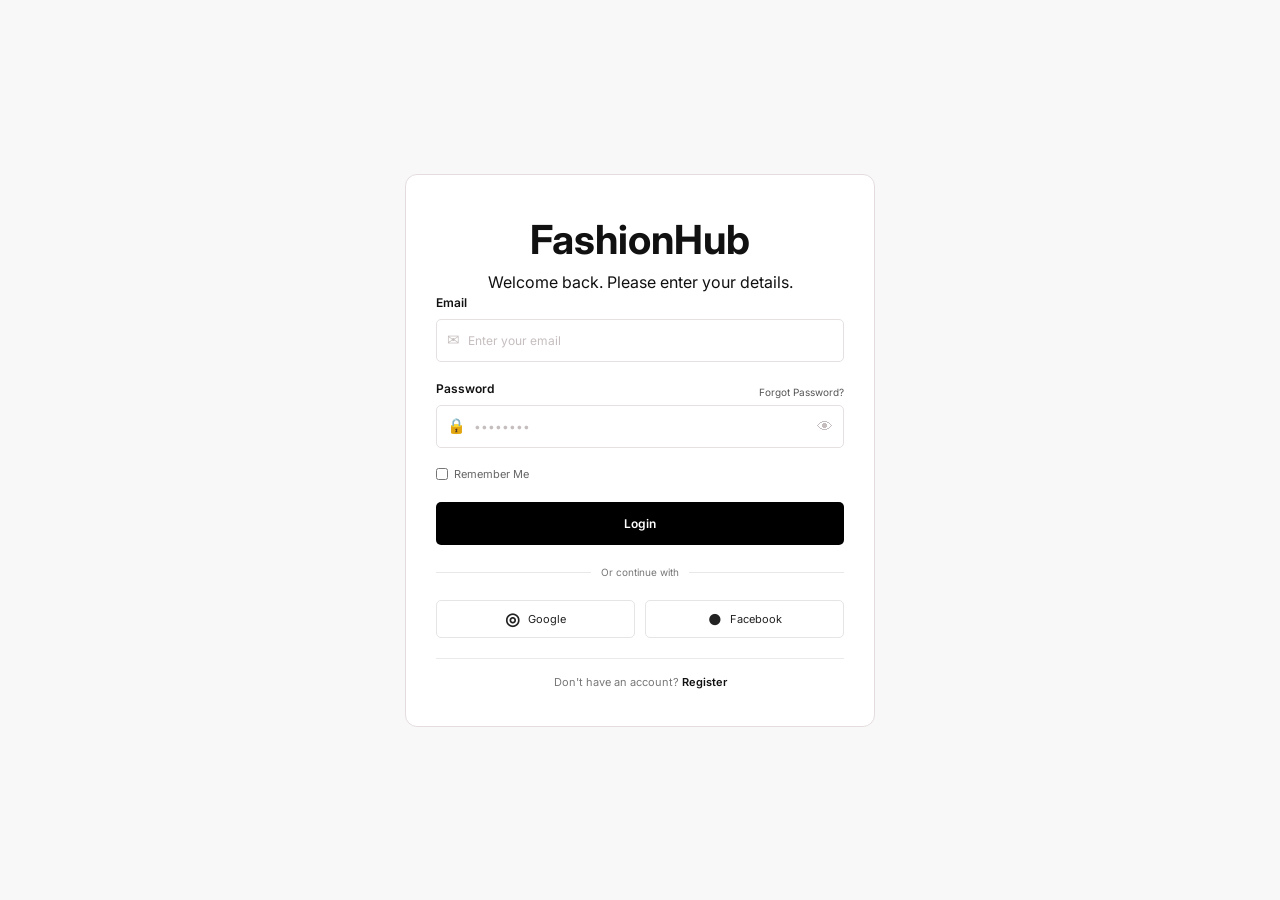
<file: projects/fashionHub-project(Module end Assignment 1)/Login/login.html>
<!DOCTYPE html>
<html lang="en">

<head>
    <meta charset="UTF-8">
    <meta name="viewport" content="width=device-width, initial-scale=1.0">

    <title>Login | FashionHub</title>

    <link rel="stylesheet" href="style.css">

    <!-- Google Font -->
    <link rel="preconnect" href="https://fonts.googleapis.com">
    <link rel="preconnect" href="https://fonts.gstatic.com" crossorigin>

    <link href="https://fonts.googleapis.com/css2?family=Inter:wght@400;500;600;700;800&display=swap"
        rel="stylesheet">

</head>

<body>

    <!-- Main Login Canvas -->

    <main class="login-canvas">

        <!-- Login Card -->

        <section class="login-card">

            <!-- Header -->

            <header class="login-header">

                <h1>FashionHub</h1>

                <p>Welcome back. Please enter your details.</p>

            </header>


            <!-- Login Form -->

            <form class="login-form">

                <!-- Email -->

                <div class="input-group">

                    <label for="email">Email</label>

                    <div class="input-container">

                        <span class="input-icon">&#9993;</span>

                        <input type="email"
                            id="email"
                            name="email"
                            placeholder="Enter your email"
                            required>

                    </div>

                </div>


                <!-- Password -->

                <div class="input-group">

                    <div class="password-heading">

                        <label for="password">Password</label>

                        <a href="#">Forgot Password?</a>

                    </div>

                    <div class="input-container">

                        <span class="input-icon">&#128274;</span>

                        <input type="password"
                            id="password"
                            name="password"
                            placeholder="••••••••"
                            required>

                        <span class="password-icon">&#128065;</span>

                    </div>

                </div>


                <!-- Remember Me -->

                <div class="remember-section">

                    <label>

                        <input type="checkbox" name="remember">

                        <span>Remember Me</span>

                    </label>

                </div>


                <!-- Login Button -->

                <button type="submit" class="login-button">

                    Login

                </button>


                <!-- Divider -->

                <div class="divider">

                    <span></span>

                    <p>Or continue with</p>

                    <span></span>

                </div>


                <!-- Social Login Buttons -->

                <div class="social-logins">

                    <button type="button" class="social-button">

                        <span class="google-icon">◎</span>

                        Google

                    </button>


                    <button type="button" class="social-button">

                        <span class="facebook-icon">●</span>

                        Facebook

                    </button>

                </div>


                <!-- Register Link -->

                <div class="register-link">

                    <p>
                        Don't have an account?

                        <a href="../Register/register.html">Register</a>
                    </p>

                </div>

            </form>

        </section>

    </main>

</body>

</html>
</file>
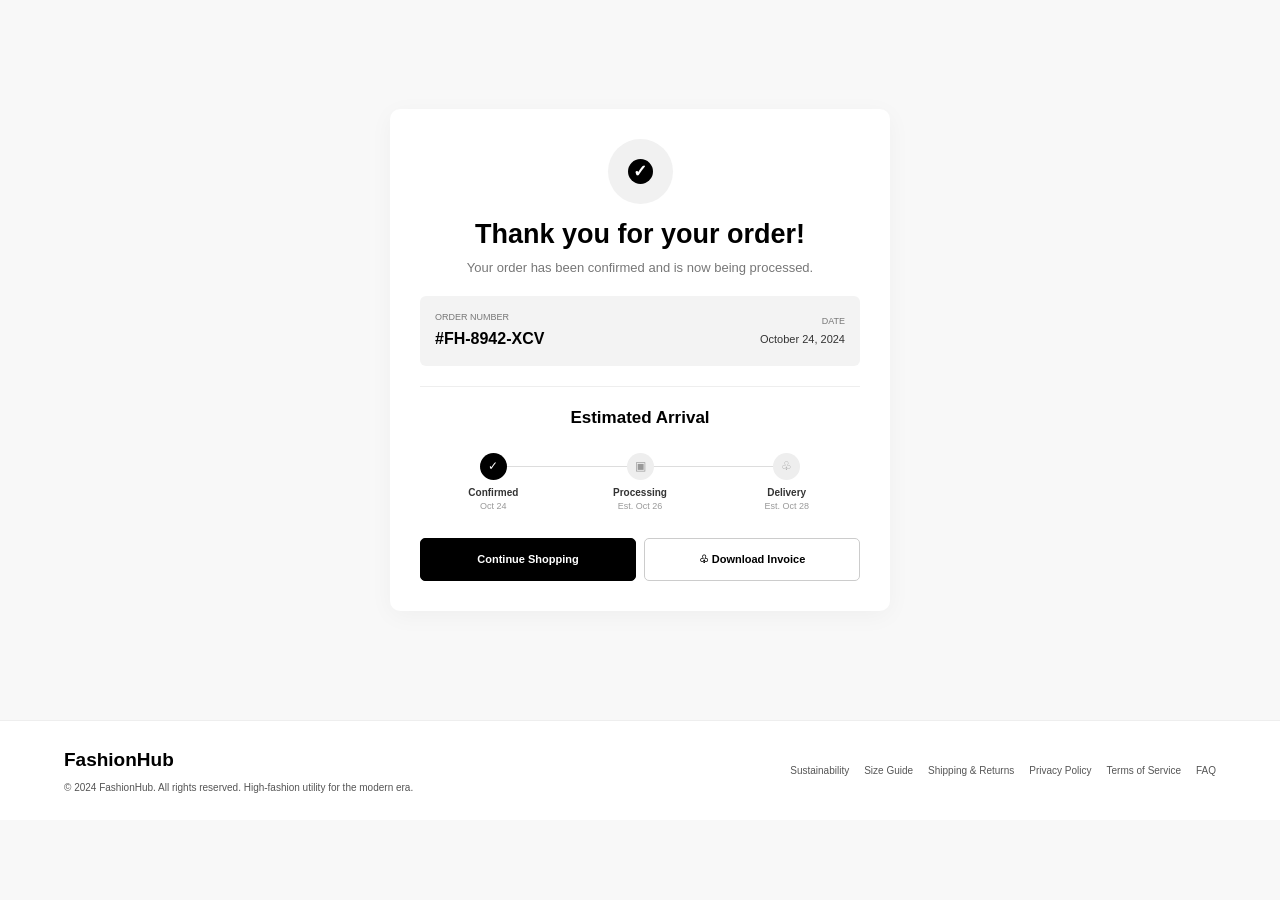
<file: projects/fashionHub-project(Module end Assignment 1)/Order Success/order.html>
<!DOCTYPE html>
<html lang="en">

<head>
    <meta charset="UTF-8">
    <meta name="viewport" content="width=device-width, initial-scale=1.0">
    <title>Order Success - FashionHub</title>
    <link rel="stylesheet" href="style.css">
</head>

<body>

    <!-- Main Content Area -->
    <main class="main-content">

        <section class="success-card">

            <!-- Success Icon -->
            <div class="success-icon">
                <span>✓</span>
            </div>

            <!-- Success Heading -->
            <div class="success-heading">
                <h1>Thank you for your order!</h1>
                <p>Your order has been confirmed and is now being processed.</p>
            </div>

            <!-- Order Details -->
            <div class="order-details">

                <div class="order-number">
                    <span>ORDER NUMBER</span>
                    <strong>#FH-8942-XCV</strong>
                </div>

                <div class="order-date">
                    <span>DATE</span>
                    <p>October 24, 2024</p>
                </div>

            </div>

            <!-- Estimated Arrival Timeline -->
            <section class="arrival-section">

                <h2>Estimated Arrival</h2>

                <div class="timeline">

                    <div class="timeline-line"></div>

                    <!-- Step 1 -->
                    <div class="timeline-step completed">

                        <div class="timeline-icon">
                            ✓
                        </div>

                        <h3>Confirmed</h3>
                        <p>Oct 24</p>

                    </div>

                    <!-- Step 2 -->
                    <div class="timeline-step">

                        <div class="timeline-icon">
                            ▣
                        </div>

                        <h3>Processing</h3>
                        <p>Est. Oct 26</p>

                    </div>

                    <!-- Step 3 -->
                    <div class="timeline-step">

                        <div class="timeline-icon">
                            ♧
                        </div>

                        <h3>Delivery</h3>
                        <p>Est. Oct 28</p>

                    </div>

                </div>

            </section>

            <!-- Action Buttons -->
            <div class="success-actions">

                <a href="../Home/home.html" class="continue-shopping">
                    Continue Shopping
                </a>

                <button class="download-invoice">
                    <span>♧</span> Download Invoice
                </button>

            </div>

        </section>

    </main>

    <!-- Footer -->
    <footer class="success-footer">

        <div class="footer-brand">

            <h2>FashionHub</h2>

            <p>
                © 2024 FashionHub. All rights reserved.
                High-fashion utility for the modern era.
            </p>

        </div>

        <nav class="footer-links">

            <a href="#">Sustainability</a>
            <a href="#">Size Guide</a>
            <a href="#">Shipping & Returns</a>
            <a href="#">Privacy Policy</a>
            <a href="#">Terms of Service</a>
            <a href="#">FAQ</a>

        </nav>

    </footer>

</body>

</html>
</file>
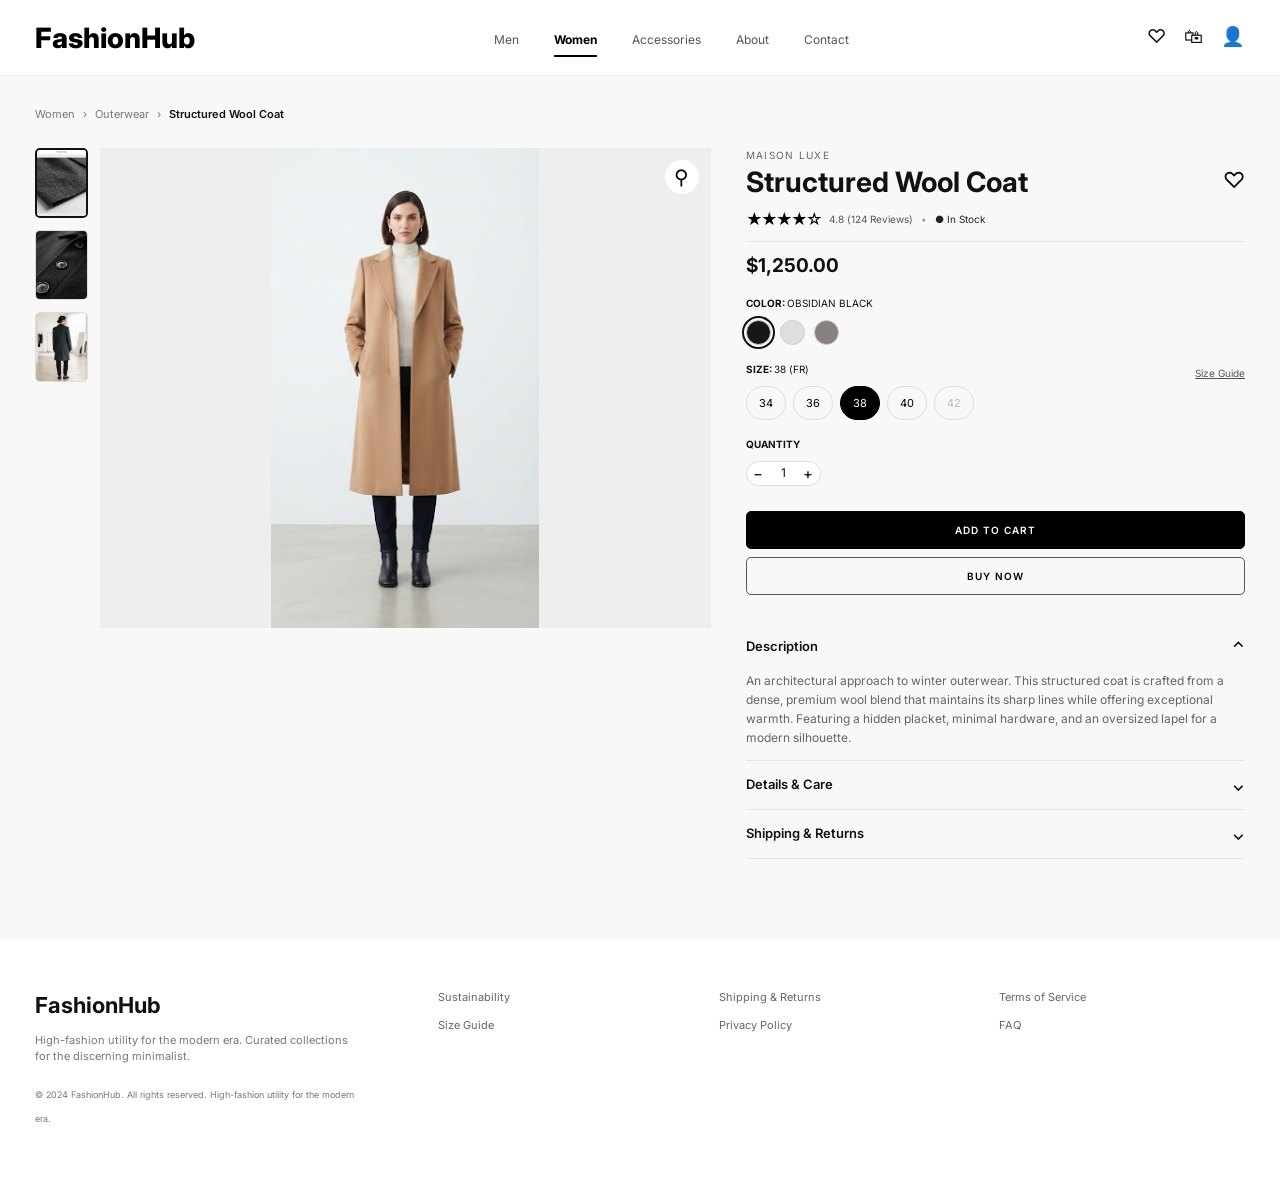
<file: projects/fashionHub-project(Module end Assignment 1)/Product Details/productDetails.html>
<!DOCTYPE html>
<html lang="en">
<head>
    <meta charset="UTF-8">
    <meta name="viewport" content="width=device-width, initial-scale=1.0">

    <title>Product Details | FashionHub</title>

    <link rel="stylesheet" href="style.css">

    <link rel="preconnect" href="https://fonts.googleapis.com">
    <link rel="preconnect" href="https://fonts.gstatic.com" crossorigin>
    <link href="https://fonts.googleapis.com/css2?family=Inter:wght@400;500;600;700;800&display=swap" rel="stylesheet">
</head>

<body>

    <!-- Header -->
    <header class="header">
        <nav class="navbar">

            <a href="#" class="logo">FashionHub</a>

            <ul class="nav-links">
                <li><a href="#">Men</a></li>
                <li><a href="#" class="active">Women</a></li>
                <li><a href="#">Accessories</a></li>
                <li><a href="#">About</a></li>
                <li><a href="#">Contact</a></li>
            </ul>

            <div class="nav-icons">
                <a href="#" aria-label="Wishlist">&#9825;</a>
                <a href="#" aria-label="Shopping bag">&#128717;</a>
                <a href="#" aria-label="Account">&#128100;</a>
            </div>

        </nav>
    </header>


    <!-- Main Content -->
    <main class="product-page">

        <!-- Breadcrumbs -->
        <div class="breadcrumbs">
            <a href="#">Women</a>
            <span>›</span>
            <a href="#">Outerwear</a>
            <span>›</span>
            <strong>Structured Wool Coat</strong>
        </div>


        <!-- Product Section -->
        <section class="product-container">

            <!-- Product Gallery -->
            <div class="product-gallery">

                <div class="thumbnail-gallery">

                    <img src="../images/coat-main.jpg"
                         alt="Coat fabric"
                         class="thumbnail active">

                    <img src="../images/coat-detail.jpg"
                         alt="Coat button detail"
                         class="thumbnail">

                    <img src="../images/coat-back.jpg"
                         alt="Back view of coat"
                         class="thumbnail">

                </div>

                <div class="main-image">

                    <img src="../images/structured-wool-coat.jpg"
                         alt="Structured Wool Coat">

                    <button class="zoom-button" aria-label="Zoom image">
                        &#9906;
                    </button>

                </div>

            </div>


            <!-- Product Information -->
            <div class="product-info">

                <div class="brand-name">MAISON LUXE</div>

                <div class="title-row">
                    <h1>Structured Wool Coat</h1>

                    <button class="wishlist-button" aria-label="Add to wishlist">
                        &#9825;
                    </button>
                </div>


                <!-- Rating -->
                <div class="rating">
                    <span class="stars">★★★★☆</span>
                    <span>4.8 (124 Reviews)</span>
                    <span class="separator">•</span>
                    <span class="stock-status">● In Stock</span>
                </div>


                <!-- Price -->
                <div class="product-price">
                    $1,250.00
                </div>


                <!-- Colour Selection -->
                <div class="selection-section">

                    <h4>COLOR: <span>OBSIDIAN BLACK</span></h4>

                    <div class="color-options">
                        <button class="color-circle black active" aria-label="Black"></button>
                        <button class="color-circle light-grey" aria-label="Light grey"></button>
                        <button class="color-circle brown" aria-label="Brown"></button>
                    </div>

                </div>


                <!-- Size Selection -->
                <div class="selection-section">

                    <div class="size-heading">
                        <h4>SIZE: <span>38 (FR)</span></h4>
                        <a href="#">Size Guide</a>
                    </div>

                    <div class="size-options">
                        <button>34</button>
                        <button>36</button>
                        <button class="selected">38</button>
                        <button>40</button>
                        <button disabled>42</button>
                    </div>

                </div>


                <!-- Quantity -->
                <div class="quantity-section">

                    <h4>QUANTITY</h4>

                    <div class="quantity-control">
                        <button aria-label="Decrease quantity">−</button>
                        <span>1</span>
                        <button aria-label="Increase quantity">+</button>
                    </div>

                </div>


                <!-- Action Buttons -->
                <div class="action-buttons">
                    <button class="add-cart-button">ADD TO CART</button>
                    <button class="buy-now-button">BUY NOW</button>
                </div>


                <!-- Product Information -->
                <div class="product-accordions">

                    <details open>
                        <summary>Description</summary>

                        <p>
                            An architectural approach to winter outerwear.
                            This structured coat is crafted from a dense,
                            premium wool blend that maintains its sharp lines
                            while offering exceptional warmth. Featuring a
                            hidden placket, minimal hardware, and an oversized
                            lapel for a modern silhouette.
                        </p>
                    </details>


                    <details>
                        <summary>Details &amp; Care</summary>

                        <p>
                            Material: Premium wool blend.<br>
                            Fit: Relaxed tailored fit.<br>
                            Care: Dry clean only.<br>
                            Store in a cool, dry place.
                        </p>
                    </details>


                    <details>
                        <summary>Shipping &amp; Returns</summary>

                        <p>
                            Standard delivery takes 3–5 business days.
                            Returns are accepted within 14 days of delivery
                            provided the product is unused and in its
                            original condition.
                        </p>
                    </details>

                </div>

            </div>

        </section>

    </main>


    <!-- Footer -->
    <footer class="footer">

        <div class="footer-container">

            <div class="footer-brand">
                <h2>FashionHub</h2>

                <p>
                    High-fashion utility for the modern era.
                    Curated collections for the discerning minimalist.
                </p>

                <small>
                    © 2024 FashionHub. All rights reserved.
                    High-fashion utility for the modern era.
                </small>
            </div>


            <div class="footer-links">
                <a href="#">Sustainability</a>
                <a href="#">Size Guide</a>
            </div>

            <div class="footer-links">
                <a href="#">Shipping &amp; Returns</a>
                <a href="#">Privacy Policy</a>
            </div>

            <div class="footer-links">
                <a href="#">Terms of Service</a>
                <a href="#">FAQ</a>
            </div>

        </div>

    </footer>

</body>
</html>
</file>
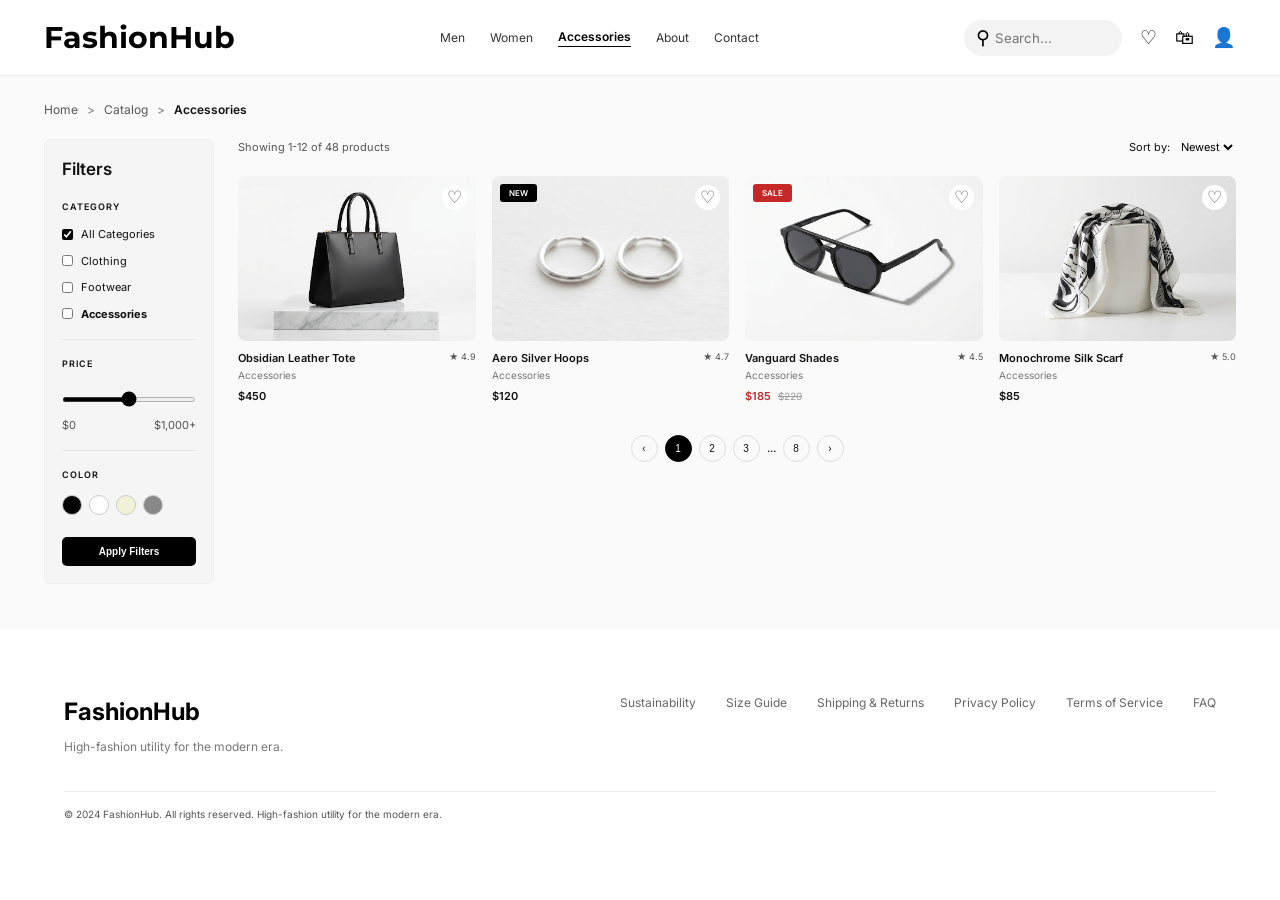
<file: projects/fashionHub-project(Module end Assignment 1)/Products Catalog/productCatalog.html>
<!DOCTYPE html>
<html lang="en">

<head>
    <meta charset="UTF-8">
    <meta name="viewport" content="width=device-width, initial-scale=1.0">

    <link rel="preconnect" href="https://fonts.googleapis.com">
    <link rel="preconnect" href="https://fonts.gstatic.com" crossorigin>

    <link href="https://fonts.googleapis.com/css2?family=Inter:wght@400;600;700&family=Montserrat:wght@700&display=swap" rel="stylesheet">

    <link rel="stylesheet" href="style.css">

    <title>Products Catalog - FashionHub</title>
</head>

<body>

    <!-- Main Navigation -->
    <header class="mainNavigation">

        <nav class="navigationContainer">

            <a href="#" class="logoLink">
                <span class="logoText">FashionHub</span>
            </a>

            <div class="desktopLinks">
                <a href="#" class="navigationLink">Men</a>
                <a href="#" class="navigationLink">Women</a>
                <a href="#" class="navigationLink activeLink">Accessories</a>
                <a href="#" class="navigationLink">About</a>
                <a href="#" class="navigationLink">Contact</a>
            </div>

            <div class="trailingActions">

                <div class="searchContainer">
                    <button class="navigationButton" aria-label="Search">
                        &#9906;
                    </button>
                    <input type="text" placeholder="Search..." class="searchInput">
                </div>

                <button class="navigationButton" aria-label="Wishlist">
                    &#9825;
                </button>

                <button class="navigationButton" aria-label="Cart">
                    &#128717;
                </button>

                <button class="navigationButton" aria-label="Profile">
                    &#128100;
                </button>

            </div>

        </nav>

    </header>


    <!-- Main Content -->
    <main class="catalogMain">

        <!-- Breadcrumb Navigation -->
        <section class="breadcrumbSection">

            <div class="breadcrumbContainer">

                <a href="#" class="breadcrumbLink">Home</a>

                <span class="breadcrumbArrow">&gt;</span>

                <a href="#" class="breadcrumbLink">Catalog</a>

                <span class="breadcrumbArrow">&gt;</span>

                <span class="breadcrumbCurrent">Accessories</span>

            </div>

        </section>


        <!-- Catalog Layout -->
        <section class="catalogSection">

            <!-- Sidebar Filters -->
            <aside class="filterSidebar">

                <h2 class="filterHeading">Filters</h2>


                <!-- Category Filter -->
                <div class="filterGroup">

                    <h3 class="filterSubHeading">CATEGORY</h3>

                    <div class="categoryFilterList">

                        <label class="filterOption">
                            <input type="checkbox" checked>
                            <span>All Categories</span>
                        </label>

                        <label class="filterOption">
                            <input type="checkbox">
                            <span>Clothing</span>
                        </label>

                        <label class="filterOption">
                            <input type="checkbox">
                            <span>Footwear</span>
                        </label>

                        <label class="filterOption">
                            <input type="checkbox">
                            <span class="selectedCategory">Accessories</span>
                        </label>

                    </div>

                </div>


                <!-- Price Filter -->
                <div class="filterGroup">

                    <h3 class="filterSubHeading">PRICE</h3>

                    <div class="priceRangeContainer">

                        <input
                            type="range"
                            class="priceRangeInput"
                            min="0"
                            max="1000"
                            value="500"
                        >

                        <div class="priceRangeLabels">

                            <span>$0</span>

                            <span>$1,000+</span>

                        </div>

                    </div>

                </div>


                <!-- Color Filter -->
                <div class="filterGroup colorFilterGroup">

                    <h3 class="filterSubHeading">COLOR</h3>

                    <div class="colorOptions">

                        <button class="colorCircle blackColor" aria-label="Black"></button>

                        <button class="colorCircle whiteColor" aria-label="White"></button>

                        <button class="colorCircle beigeColor" aria-label="Beige"></button>

                        <button class="colorCircle greyColor" aria-label="Grey"></button>

                    </div>

                </div>


                <!-- Apply Filters Button -->
                <button class="applyFiltersButton">
                    Apply Filters
                </button>

            </aside>


            <!-- Product Grid Section -->
            <div class="productContent">


                <!-- Product Toolbar -->
                <div class="productToolbar">

                    <p class="productCount">
                        Showing 1-12 of 48 products
                    </p>

                    <div class="sortContainer">

                        <label for="sortProducts">Sort by:</label>

                        <select id="sortProducts" class="sortSelect">

                            <option value="newest">Newest</option>

                        </select>

                    </div>

                </div>


                <!-- Product Grid -->
                <div class="productGrid">


                    <!-- Product Card 1 -->
                    <article class="productCard">

                        <div class="productImageContainer">

                            <img
                                src="../images/Tot.jpg"
                                alt="Obsidian Leather Tote"
                                class="productImage"
                            >

                            <button class="wishlistButton" aria-label="Add to wishlist">
                                &#9825;
                            </button>

                        </div>

                        <div class="productDetails">

                            <div class="productTitleRating">

                                <h3 class="productName">Obsidian Leather Tote</h3>

                                <span class="productRating">&#9733; 4.9</span>

                            </div>

                            <p class="productCategory">Accessories</p>

                            <p class="productPrice">$450</p>

                        </div>

                    </article>


                    <!-- Product Card 2 -->
                    <article class="productCard">

                        <div class="productImageContainer">

                            <img
                                src="../images/Hoops.jpg"
                                alt="Aero Silver Hoops"
                                class="productImage"
                            >

                            <div class="productBadgeBackground newBadge">
                                <span>NEW</span>
                            </div>

                            <button class="wishlistButton" aria-label="Add to wishlist">
                                &#9825;
                            </button>

                        </div>

                        <div class="productDetails">

                            <div class="productTitleRating">

                                <h3 class="productName">Aero Silver Hoops</h3>

                                <span class="productRating">&#9733; 4.7</span>

                            </div>

                            <p class="productCategory">Accessories</p>

                            <p class="productPrice">$120</p>

                        </div>

                    </article>


                    <!-- Product Card 3 -->
                    <article class="productCard">

                        <div class="productImageContainer">

                            <img
                                src="../images/Shades.jpg"
                                alt="Vanguard Shades"
                                class="productImage"
                            >

                            <div class="productBadgeBackground saleBadge">
                                <span>SALE</span>
                            </div>

                            <button class="wishlistButton" aria-label="Add to wishlist">
                                &#9825;
                            </button>

                        </div>

                        <div class="productDetails">

                            <div class="productTitleRating">

                                <h3 class="productName">Vanguard Shades</h3>

                                <span class="productRating">&#9733; 4.5</span>

                            </div>

                            <p class="productCategory">Accessories</p>

                            <p class="productPrice salePrice">
                                $185
                                <del>$220</del>
                            </p>

                        </div>

                    </article>


                    <!-- Product Card 4 -->
                    <article class="productCard">

                        <div class="productImageContainer">

                            <img
                                src="../images/Scarf.jpg"
                                alt="Monochrome Silk Scarf"
                                class="productImage"
                            >

                            <button class="wishlistButton" aria-label="Add to wishlist">
                                &#9825;
                            </button>

                        </div>

                        <div class="productDetails">

                            <div class="productTitleRating">

                                <h3 class="productName">Monochrome Silk Scarf</h3>

                                <span class="productRating">&#9733; 5.0</span>

                            </div>

                            <p class="productCategory">Accessories</p>

                            <p class="productPrice">$85</p>

                        </div>

                    </article>


                </div>


                <!-- Pagination -->
                <div class="pagination">

                    <button class="paginationButton">&lsaquo;</button>

                    <button class="paginationButton activePage">1</button>

                    <button class="paginationButton">2</button>

                    <button class="paginationButton">3</button>

                    <span class="paginationDots">...</span>

                    <button class="paginationButton">8</button>

                    <button class="paginationButton">&rsaquo;</button>

                </div>


            </div>

        </section>

    </main>

    <footer class="siteFooter">

        <div class="footerTop">

            <div class="footerBrand">
                <h2>FashionHub</h2>
                <p>High-fashion utility for the modern era.</p>
            </div>

            <div class="footerLinks">
                <a href="#">Sustainability</a>
                <a href="#">Size Guide</a>
                <a href="#">Shipping & Returns</a>
                <a href="#">Privacy Policy</a>
                <a href="#">Terms of Service</a>
                <a href="#">FAQ</a>
            </div>

        </div>

        <div class="footerBottom">
            <p>© 2024 FashionHub. All rights reserved. High-fashion utility for the modern era.</p>
        </div>

    </footer>

</body>

</html>
</file>
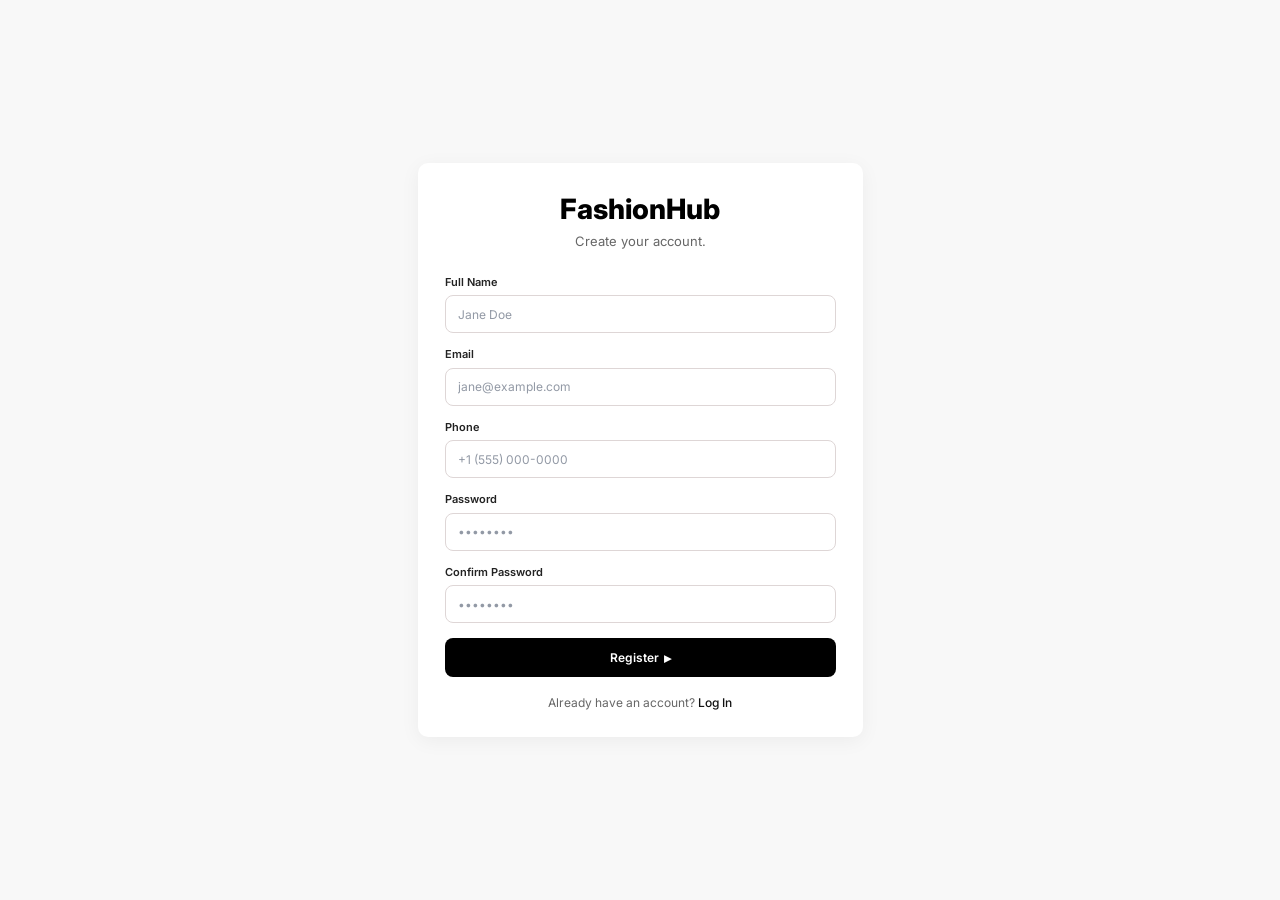
<file: projects/fashionHub-project(Module end Assignment 1)/Register/register.html>
<!DOCTYPE html>
<html lang="en">

<head>
    <meta charset="UTF-8">
    <meta name="viewport" content="width=device-width, initial-scale=1.0">

    <title>Register | FashionHub</title>

    <link rel="stylesheet" href="register.css">

    <!-- Google Font -->
    <link rel="preconnect" href="https://fonts.googleapis.com">
    <link rel="preconnect" href="https://fonts.gstatic.com" crossorigin>

    <link href="https://fonts.googleapis.com/css2?family=Inter:wght@400;500;600;700;800&display=swap"
        rel="stylesheet">

</head>

<body>

    <!-- ================= REGISTER PAGE ================= -->

    <main class="register-page">

        <!-- Register Card -->

        <section class="register-card">

            <!-- Header -->

            <div class="register-header">

                <h1>FashionHub</h1>

                <p>Create your account.</p>

            </div>


            <!-- Registration Form -->

            <form class="register-form">

                <!-- Full Name -->

                <div class="form-group">

                    <label for="fullName">Full Name</label>

                    <input type="text"
                           id="fullName"
                           name="fullName"
                           placeholder="Jane Doe"
                           required>

                </div>


                <!-- Email -->

                <div class="form-group">

                    <label for="email">Email</label>

                    <input type="email"
                           id="email"
                           name="email"
                           placeholder="jane@example.com"
                           required>

                </div>


                <!-- Phone -->

                <div class="form-group">

                    <label for="phone">Phone</label>

                    <input type="tel"
                           id="phone"
                           name="phone"
                           placeholder="+1 (555) 000-0000"
                           required>

                </div>


                <!-- Password -->

                <div class="form-group">

                    <label for="password">Password</label>

                    <input type="password"
                           id="password"
                           name="password"
                           placeholder="••••••••"
                           required>

                </div>


                <!-- Confirm Password -->

                <div class="form-group">

                    <label for="confirmPassword">Confirm Password</label>

                    <input type="password"
                           id="confirmPassword"
                           name="confirmPassword"
                           placeholder="••••••••"
                           required>

                </div>


                <!-- Register Button -->

                <button type="submit" class="register-button">

                    Register

                    <span>&#9656;</span>

                </button>

            </form>


            <!-- Login Link -->

            <div class="login-link">

                <p>
                    Already have an account?
                    <a href="../Login/login.html">Log In</a>
                </p>

            </div>

        </section>

    </main>

</body>

</html>
</file>
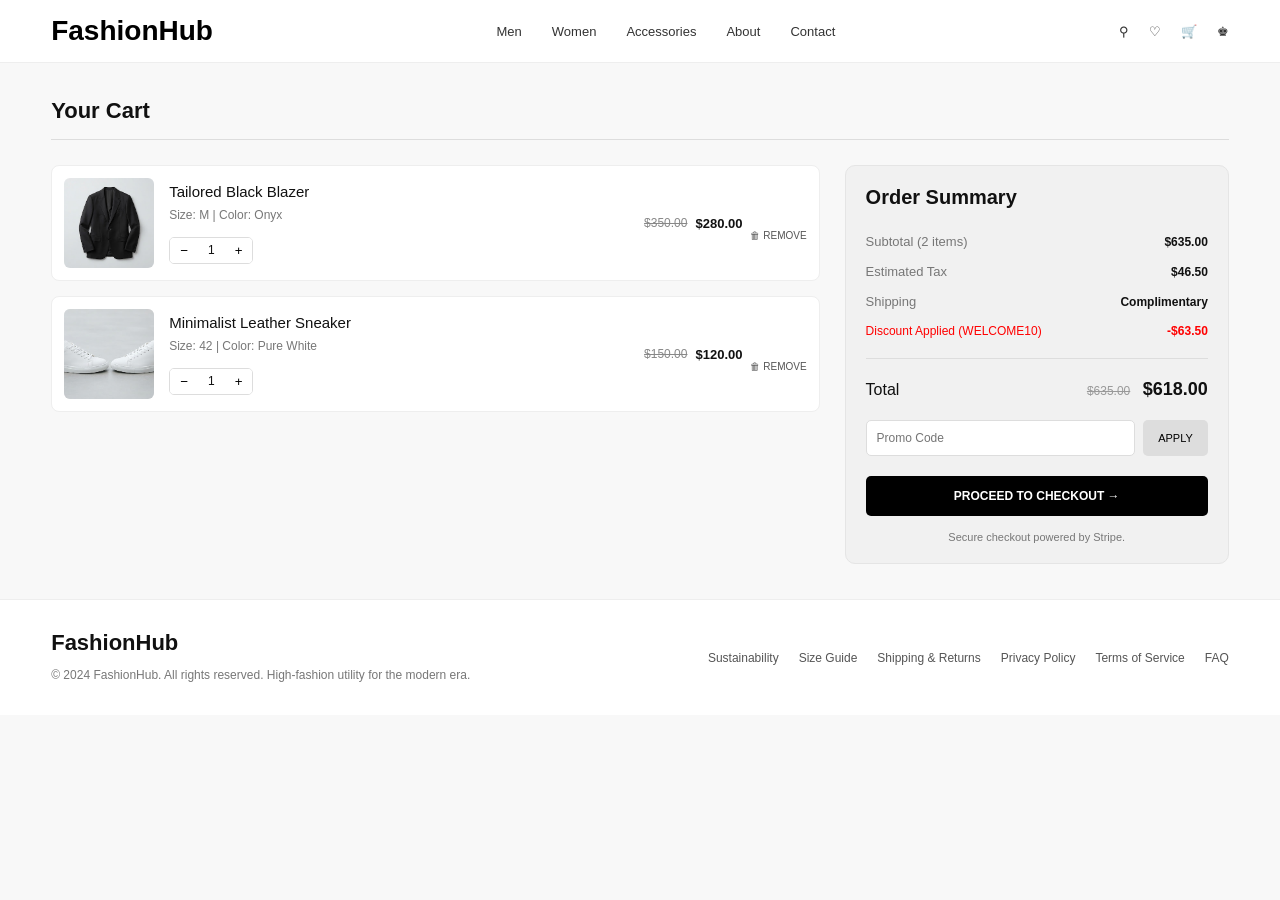
<file: projects/fashionHub-project(Module end Assignment 1)/Shopping Cart/shoppingCart.html>
<!DOCTYPE html>
<html lang="en">
<head>
    <meta charset="UTF-8">
    <meta name="viewport" content="width=device-width, initial-scale=1.0">
    <title>Shopping Cart | FashionHub</title>
    <link rel="stylesheet" href="style.css">
</head>

<body>

    <!-- Navigation Bar -->
    <header class="navbar">
        <a href="#" class="logo">FashionHub</a>

        <nav class="nav-links">
            <a href="#">Men</a>
            <a href="#">Women</a>
            <a href="#">Accessories</a>
            <a href="#">About</a>
            <a href="#">Contact</a>
        </nav>

        <div class="nav-icons">
            <a href="#" aria-label="Search">&#9906;</a>
            <a href="#" aria-label="Wishlist">&#9825;</a>
            <a href="#" aria-label="Shopping Cart">&#128722;</a>
            <a href="#" aria-label="Account">&#9818;</a>
        </div>
    </header>

    <!-- Shopping Cart -->
    <main class="cart-section">

        <h2>Your Cart</h2>

        <div class="cart-layout">

            <!-- Cart Items -->
            <section class="cart-items">

                <!-- Cart Item 1 -->
                <article class="cart-item">

                    <img src="../images/black-blazer.jpg"
                         alt="Tailored Black Blazer">

                    <div class="item-details">
                        <h3>Tailored Black Blazer</h3>
                        <p>Size: M | Color: Onyx</p>

                        <div class="quantity-control">
                            <button type="button">−</button>
                            <span>1</span>
                            <button type="button">+</button>
                        </div>
                    </div>

                    <div class="item-price">
                        <span class="old-price">$350.00</span>
                        <span class="new-price">$280.00</span>

                        <button class="remove-button" type="button">
                            &#128465; REMOVE
                        </button>
                    </div>

                </article>

                <!-- Cart Item 2 -->
                <article class="cart-item">

                    <img src="../images/white-sneakers.jpg"
                         alt="Minimalist Leather Sneaker">

                    <div class="item-details">
                        <h3>Minimalist Leather Sneaker</h3>
                        <p>Size: 42 | Color: Pure White</p>

                        <div class="quantity-control">
                            <button type="button">−</button>
                            <span>1</span>
                            <button type="button">+</button>
                        </div>
                    </div>

                    <div class="item-price">
                        <span class="old-price">$150.00</span>
                        <span class="new-price">$120.00</span>

                        <button class="remove-button" type="button">
                            &#128465; REMOVE
                        </button>
                    </div>

                </article>

            </section>

            <!-- Order Summary -->
            <aside class="order-summary">

                <h2>Order Summary</h2>

                <div class="summary-row">
                    <span>Subtotal (2 items)</span>
                    <strong>$635.00</strong>
                </div>

                <div class="summary-row">
                    <span>Estimated Tax</span>
                    <strong>$46.50</strong>
                </div>

                <div class="summary-row">
                    <span>Shipping</span>
                    <strong>Complimentary</strong>
                </div>

                <div class="discount-row">
                    <span>Discount Applied (WELCOME10)</span>
                    <strong>-$63.50</strong>
                </div>

                <div class="total-row">
                    <span>Total</span>

                    <div>
                        <del>$635.00</del>
                        <strong>$618.00</strong>
                    </div>
                </div>

                <!-- Promo Code -->
                <div class="promo-code">
                    <input type="text" placeholder="Promo Code">
                    <button type="button">APPLY</button>
                </div>

                <!-- Checkout Button -->
                <button class="checkout-button" type="button">
                    PROCEED TO CHECKOUT &#8594;
                </button>

                <p class="secure-text">
                    Secure checkout powered by Stripe.
                </p>

            </aside>

        </div>

    </main>

    <!-- Footer -->
    <footer class="footer">

        <div class="footer-content">

            <div class="footer-brand">
                <h2>FashionHub</h2>

                <p>
                    © 2024 FashionHub. All rights reserved.
                    High-fashion utility for the modern era.
                </p>
            </div>

            <nav class="footer-links">
                <a href="#">Sustainability</a>
                <a href="#">Size Guide</a>
                <a href="#">Shipping & Returns</a>
                <a href="#">Privacy Policy</a>
                <a href="#">Terms of Service</a>
                <a href="#">FAQ</a>
            </nav>

        </div>

    </footer>

</body>
</html>
</file>
<file: style.css>
* {
    box-sizing: border-box;
}
.restName {
    color: rgb(123, 38, 58);
    text-align: center;
}

.restDesc {
    color: rgb(184, 134, 69);
    text-align: center;
}

.listStyle {
    list-style-type: circle;
    list-style-position: inside;
    display: flex;
    justify-content: center;
    align-items: center;
    gap: 20px;
    padding: 0;
}

li:first-child {
    color: rgb(123, 38, 58);
}

li:nth-child(2) {
    color: rgb(196, 93, 69);
}

li:last-child {
    color: rgb(56, 118, 83);
}

.menuCategory {
    color: rgb(166, 75, 56);
}

.aboutRes {
    border: 1px solid rgb(153, 95, 95);
    background-color: rgb(255, 252, 247);
    padding: 24px;
    margin: 20px 0;
}

.menuSection {
    border: 1px solid rgb(153, 95, 95);
    padding: 24px;
    margin: 20px 0;
    background-color: rgb(255, 252, 247);

    display: flex;
    flex-direction: row;
    flex-wrap: wrap;
    gap: 20px;
}

.menuLabel {
    color: rgb(123, 38, 58);
    text-align: center;
    width: 100%;
    margin: 0;
}

.menuList {
    padding: 24px;
    margin: 20px 0;
    border: 1px solid rgb(228, 200, 184);
    background-color: rgb(255, 248, 240);

    flex: 1;
    min-width: 250px;

}

.menuItemCard {
    padding: 24px;
    margin: 20px 0;
    border: 1px solid rgb(214, 161, 142);
    background-color: rgb(255, 252, 247);
}

.menuItem {
    background-color: rgb(249, 232, 221);
    padding: 15px;
    margin: 15px 0;
    border: 1px solid rgb(214, 161, 142);
}

body {
    font-family: "Playball", cursive;
    font-weight: 400;
    background-color: rgb(255, 248, 240); 
    color: rgb(73, 53, 44);
    line-height: 1.6;
}

.menuFooter {
    text-align: center;
    background-color: rgb(123, 38, 58);
    color: rgb(249, 232, 221);
    padding: 25px;
    margin-top: 30px;
}
</file>
<file: projects/restaurant-project menu page(Assignment 1)/style.css>
* {
    box-sizing: border-box;
}
.restName {
    color: rgb(123, 38, 58);
    text-align: center;
}

.restDesc {
    color: rgb(184, 134, 69);
    text-align: center;
}

.listStyle {
    list-style: none;
    display: flex;
    justify-content: center;
    align-items: center;
    gap: 50px;
    padding: 2px;
    margin: 0;
    background-color: rgb(123, 38, 58);
}

.listStyle li a {
    text-decoration: none;
    color: white;
    font-family: Arial, sans-serif;
    font-size: 12px;
    font-weight: bold;
    transition: color 0.3s ease;
}

.listStyle li a:hover {
    color: rgb(240, 190, 120);
}

.menuCategory {
    color: rgb(166, 75, 56);
}

.aboutRes {
    border: 1px solid rgb(153, 95, 95);
    background-color: rgb(255, 252, 247);
    padding: 24px;
    margin: 20px 0;
}

.menuSection {
    border: 1px solid rgb(153, 95, 95);
    padding: 24px;
    margin: 20px 0;
    background-color: rgb(255, 252, 247);

    display: flex;
    flex-direction: row;
    flex-wrap: wrap;
    gap: 20px;
}

.menuLabel {
    color: rgb(123, 38, 58);
    text-align: center;
    width: 100%;
    margin: 0;
}

.menuList {
    padding: 24px;
    margin: 20px 0;
    border: 1px solid rgb(228, 200, 184);
    background-color: rgb(255, 248, 240);

    flex: 1;
    min-width: 250px;

}

.menuItemCard {
    padding: 24px;
    margin: 20px 0;
    border: 1px solid rgb(214, 161, 142);
    background-color: rgb(255, 252, 247);
}

.menuItem {
    background-color: rgb(249, 232, 221);
    padding: 15px;
    margin: 15px 0;
    border: 1px solid rgb(214, 161, 142);
    overflow: hidden;
}

.menuItem img {
    width: 100%;
    height: 180px;
    object-fit: cover;
    border-radius: 10px;
    transition: transform 0.4s ease;
}

.menuItem {
    transition: transform 0.3s ease, box-shadow 0.3s ease;
}

.menuItem:hover {
    transform: translateY(-8px);
    box-shadow: 0 8px 20px rgba(0, 0, 0, 0.15);
}

.menuItem:hover img {
    transform: scale(1.08);
}

body {
    font-family: "Playball", cursive;
    font-weight: 400;
    background-color: rgb(255, 248, 240); 
    color: rgb(73, 53, 44);
    line-height: 1.6;
}

.menuFooter {
    text-align: center;
    background-color: rgb(123, 38, 58);
    color: rgb(249, 232, 221);
    padding: 25px;
    margin-top: 30px;
}
</file>
<file: projects/fashionHub-project(Module end Assignment 1)/About Us/style.css>
/* GENERAL STYLING */

* {
    margin: 0;
    padding: 0;
    box-sizing: border-box;
}

body {
    font-family: 'Inter', sans-serif;
    background-color: #f8f8f8;
    color: #080808;
    line-height: 1.5;
}

a {
    text-decoration: none;
    color: inherit;
}

img {
    display: block;
    max-width: 100%;
}


/* MAIN NAVIGATION */

.mainNavigation {
    background-color: #ffffff;
    border-bottom: 1px solid #eeeeee;
}

.navigationContainer {
    max-width: 1440px;
    margin: auto;
    padding: 15px 5%;
    display: flex;
    justify-content: space-between;
    align-items: center;
    gap: 30px;
}

.brandLogo {
    font-size: 30px;
    font-weight: 800;
    letter-spacing: -1.5px;
}

.navigationLinks {
    display: flex;
    align-items: center;
    gap: 30px;
}

.navigationLinks a {
    font-size: 13px;
    color: #555555;
    padding: 8px 0;
}

.navigationLinks a:hover,
.navigationLinks .activeLink {
    color: #000000;
    border-bottom: 2px solid #000000;
}

.navigationActions {
    display: flex;
    align-items: center;
    gap: 20px;
}

/* RIGHT SIDE: NAVIGATION ICONS */

.trailingActions {
    display: flex;
    align-items: center;
    gap: 20px;
}

.navigationButton {
    background: transparent;
    border: none;
    color: #444444;
    display: flex;
    align-items: center;
    justify-content: center;
    cursor: pointer;
    padding: 5px;
    transition: color 0.3s ease;
}

.navigationButton:hover {
    color: #999999;
}

.navigationButton svg {
    width: 20px;
    height: 20px;
}


/* HERO SECTION */

.heroSection {
    background-color: #f8f8f8;
    padding: 45px 5%;
}

.heroContent {
    max-width: 1440px;
    margin: auto;
    display: flex;
    align-items: center;
    justify-content: space-between;
    gap: 40px;
}

.heroText {
    flex: 1;
}

.heroText h1 {
    font-size: 42px;
    font-weight: 800;
    line-height: 1.08;
    letter-spacing: -1.5px;
    margin-bottom: 20px;
}

.heroText p {
    max-width: 400px;
    font-size: 14px;
    color: #777777;
    line-height: 1.7;
}

.heroImage {
    flex: 1.3;
}

.heroImage img {
    width: 100%;
    height: 300px;
    object-fit: cover;
    border-radius: 8px;
}


/* STATS SECTION */

.statsSection {
    background-color: #ffffff;
    border-top: 1px solid #eeeeee;
    border-bottom: 1px solid #eeeeee;
    padding: 25px 5%;
}

.statsContainer {
    max-width: 1440px;
    margin: auto;
    display: grid;
    grid-template-columns: repeat(4, 1fr);
    gap: 25px;
}

.statItem h2 {
    font-size: 25px;
    font-weight: 800;
    margin-bottom: 3px;
}

.statItem p {
    font-size: 10px;
    letter-spacing: 1px;
    color: #555555;
}


/* STORY / TIMELINE SECTION */

.storySection {
    max-width: 1440px;
    margin: auto;
    padding: 40px 5%;
}

.sectionTitle {
    font-size: 22px;
    font-weight: 700;
    margin-bottom: 22px;
}

.storyContainer {
    display: grid;
    grid-template-columns: 0.8fr 1.2fr;
    gap: 20px;
}


/* OUR MISSION */

.missionBlock {
    background-color: #f0f0f0;
    padding: 30px;
    border-radius: 10px;
    display: flex;
    flex-direction: column;
    justify-content: center;
}

.missionIcon {
    font-size: 25px;
    margin-bottom: 25px;
}

.missionBlock h3,
.visionBlock h3 {
    font-size: 17px;
    margin-bottom: 8px;
}

.missionBlock p,
.visionBlock p {
    font-size: 12px;
    color: #666666;
    line-height: 1.6;
}


/* OUR VISION */

.visionBlock {
    min-height: 190px;
    background-image: url("../images/our-vision.jpg");
    background-size: cover;
    background-position: center;
    border-radius: 10px;
    display: flex;
    align-items: end;
    padding: 30px;
    position: relative;
    overflow: hidden;
}

.visionBlock::before {
    content: "";
    position: absolute;
    inset: 0;
    background: linear-gradient(transparent, rgba(0, 0, 0, 0.55));
}

.visionContent {
    position: relative;
    z-index: 1;
    color: #ffffff;
}

.visionContent p {
    color: #ffffff;
}


/* TEAM SECTION */

.teamSection {
    max-width: 1440px;
    margin: auto;
    padding: 0 5% 55px;
}

.teamContainer {
    display: grid;
    grid-template-columns: repeat(3, 1fr);
    gap: 25px;
}

.teamMember img {
    width: 100%;
    height: 300px;
    object-fit: cover;
    border-radius: 8px;
    margin-bottom: 8px;
    transition: transform 0.3s ease;
}

.teamMember img:hover {
    transform: scale(1.02);
}

.teamMember h3 {
    font-size: 13px;
    font-weight: 600;
}

.teamMember p {
    font-size: 9px;
    letter-spacing: 1px;
    color: #666666;
}


/* FOOTER */

.siteFooter {
    background-color: #ffffff;
    padding: 40px 5% 20px;
}

.footerContainer {
    max-width: 1440px;
    margin: auto;
    display: grid;
    grid-template-columns: 2fr 1fr 1fr 1fr;
    gap: 30px;
    padding-bottom: 35px;
}

.footerBrand h2 {
    font-size: 24px;
    font-weight: 800;
    margin-bottom: 25px;
}

.footerBrand p {
    font-size: 12px;
    color: #777777;
}

.footerColumn {
    display: flex;
    flex-direction: column;
    gap: 10px;
}

.footerColumn h4 {
    font-size: 9px;
    letter-spacing: 1px;
    margin-bottom: 5px;
}

.footerColumn a {
    font-size: 11px;
    color: #666666;
}

.footerColumn a:hover {
    color: #000000;
}

.copyright {
    max-width: 1440px;
    margin: auto;
    border-top: 1px solid #eeeeee;
    padding-top: 20px;
}

.copyright p {
    font-size: 9px;
    color: #555555;
    letter-spacing: 0.3px;
}


/* RESPONSIVE DESIGN */

@media (max-width: 992px) {

    .navigationContainer {
        flex-wrap: wrap;
    }

    .navigationLinks {
        gap: 15px;
    }

    .heroText h1 {
        font-size: 34px;
    }

    .heroImage img {
        height: 250px;
    }

    .teamMember img {
        height: 250px;
    }

}


@media (max-width: 768px) {

    .navigationContainer {
        justify-content: center;
    }

    .navigationLinks {
        order: 3;
        width: 100%;
        justify-content: center;
        flex-wrap: wrap;
    }

    .trailingActions {
        gap: 12px;
    }  

    .heroContent {
        flex-direction: column;
        align-items: stretch;
    }

    .heroText h1 {
        font-size: 35px;
    }

    .heroImage img {
        height: 250px;
    }

    .statsContainer {
        grid-template-columns: repeat(2, 1fr);
        row-gap: 25px;
    }

    .storyContainer {
        grid-template-columns: 1fr;
    }

    .teamContainer {
        grid-template-columns: 1fr;
    }

    .teamMember img {
        height: 350px;
    }

    .footerContainer {
        grid-template-columns: repeat(2, 1fr);
    }

}


@media (max-width: 480px) {

    .brandLogo {
        font-size: 25px;
    }

    .navigationLinks {
        gap: 12px;
    }

    .navigationLinks a {
        font-size: 11px;
    }

    .heroText h1 {
        font-size: 30px;
    }

    .statsContainer {
        gap: 20px;
    }

    .statItem h2 {
        font-size: 21px;
    }

    .footerContainer {
        grid-template-columns: 1fr 1fr;
    }

    .footerBrand {
        grid-column: 1 / -1;
    }

}
</file>
<file: projects/fashionHub-project(Module end Assignment 1)/Checkout/style.css>
/* General Styles */
* {
    margin: 0;
    padding: 0;
    box-sizing: border-box;
}

body {
    font-family: Arial, Helvetica, sans-serif;
    background-color: #f8f8f8;
    color: #171717;
    line-height: 1.5;
}

/* Header */
.checkout-header {
    display: flex;
    justify-content: space-between;
    align-items: center;
    padding: 12px 5%;
    background-color: #ffffff;
    border-bottom: 1px solid #eeeeee;
}

.logo {
    font-size: 28px;
    font-weight: bold;
    color: #000000;
    text-decoration: none;
}

.secure-checkout {
    font-size: 10px;
    letter-spacing: 1px;
    color: #333333;
}

/* Main Container */
.checkout-container {
    max-width: 900px;
    margin: 30px auto;
    padding: 0 20px;
}

/* Checkout Steps */
.checkout-steps {
    display: flex;
    justify-content: center;
    align-items: flex-start;
    max-width: 430px;
    margin: 0 auto 25px;
    position: relative;
}

.checkout-steps::before {
    content: "";
    position: absolute;
    top: 10px;
    left: 12%;
    width: 76%;
    height: 1px;
    background-color: #dddddd;
    z-index: -1;
}

.step {
    display: flex;
    flex-direction: column;
    align-items: center;
    flex: 1;
    gap: 3px;
    font-size: 8px;
    color: #777777;
}

.step-circle {
    width: 20px;
    height: 20px;
    border-radius: 50%;
    background-color: #e2e2e2;
    color: #777777;
    display: flex;
    justify-content: center;
    align-items: center;
    font-size: 8px;
}

.step.completed .step-circle,
.step.active .step-circle {
    background-color: #000000;
    color: #ffffff;
}

.step.completed span,
.step.active span {
    color: #000000;
    font-weight: bold;
}

/* Checkout Content */
.checkout-content {
    display: grid;
    grid-template-columns: 2fr 1fr;
    gap: 22px;
    align-items: start;
}

/* Left Column */
.checkout-left {
    width: 100%;
}

/* Section Headings */
h2 {
    font-size: 16px;
    font-weight: 600;
    margin-bottom: 12px;
}

/* Express Checkout */
.express-buttons {
    display: flex;
    gap: 10px;
}

.express-buttons button {
    flex: 1;
    padding: 12px;
    border: none;
    border-radius: 5px;
    font-size: 11px;
    font-weight: bold;
    cursor: pointer;
}

.shop-pay {
    background-color: #6035f5;
    color: #ffffff;
}

.paypal {
    background-color: #f5c64e;
    color: #000000;
}

.divider {
    display: flex;
    align-items: center;
    gap: 12px;
    margin: 15px 0 30px;
}

.divider span {
    flex: 1;
    height: 1px;
    background-color: #eeeeee;
}

.divider p {
    font-size: 9px;
    color: #555555;
}

/* Shipping Section */
.section-heading {
    display: flex;
    justify-content: space-between;
    align-items: center;
}

.section-heading a {
    font-size: 10px;
    color: #333333;
}

.form-row {
    display: flex;
    gap: 10px;
}

.form-group {
    display: flex;
    flex-direction: column;
    flex: 1;
    margin-bottom: 12px;
}

.form-group label {
    font-size: 10px;
    margin-bottom: 4px;
}

.form-group input,
.form-group select {
    width: 100%;
    height: 38px;
    padding: 10px;
    border: 1px solid #dddddd;
    border-radius: 5px;
    background-color: #ffffff;
    font-size: 11px;
    outline: none;
}

.form-group input:focus,
.form-group select:focus {
    border-color: #555555;
}

.form-group input::placeholder {
    color: #999999;
}

.save-info {
    display: flex;
    align-items: center;
    gap: 7px;
    margin: 5px 0 30px;
}

.save-info input {
    width: 13px;
    height: 13px;
}

.save-info label {
    font-size: 10px;
    color: #555555;
}

/* Payment Section */
.payment-section {
    margin-top: 15px;
}

.payment-heading {
    display: flex;
    justify-content: space-between;
    align-items: center;
    color: #999999;
}

.payment-heading span {
    font-size: 9px;
    background-color: #eeeeee;
    padding: 3px 7px;
}

.payment-option {
    border: 1px solid #e3e3e3;
    border-radius: 5px;
    padding: 12px;
    margin-bottom: 10px;
    background-color: #ffffff;
}

.payment-title {
    display: flex;
    align-items: center;
    gap: 8px;
    font-size: 11px;
    color: #555555;
}

.payment-title input {
    accent-color: #777777;
}

.card-fields {
    margin-top: 15px;
    display: flex;
    flex-direction: column;
    gap: 10px;
}

.card-fields input {
    width: 100%;
    height: 38px;
    padding: 10px;
    border: 1px solid #dddddd;
    border-radius: 5px;
    font-size: 10px;
    outline: none;
}

.card-fields input:focus {
    border-color: #777777;
}

.card-fields input::placeholder {
    color: #aaaaaa;
}

.card-fields .form-row input {
    flex: 1;
}

/* Order Summary */
.order-summary {
    background-color: #f3f3f3;
    border: 1px solid #e9e9e9;
    border-radius: 10px;
    padding: 18px;
}

.order-summary h2 {
    margin-bottom: 15px;
}

.summary-product {
    display: flex;
    gap: 12px;
    padding-bottom: 12px;
    margin-bottom: 12px;
    border-bottom: 1px solid #dddddd;
}

.summary-product img {
    width: 65px;
    height: 75px;
    object-fit: cover;
    border-radius: 6px;
    background-color: #e5e5e5;
}

.product-info h3 {
    font-size: 11px;
    font-weight: 600;
    margin-bottom: 3px;
}

.product-info p {
    font-size: 10px;
    color: #666666;
    margin-bottom: 4px;
}

.product-info strong {
    font-size: 11px;
    font-weight: 500;
}

/* Discount */
.discount-section {
    display: flex;
    gap: 6px;
    margin: 15px 0;
}

.discount-section input {
    flex: 1;
    min-width: 0;
    padding: 9px;
    border: 1px solid #dddddd;
    border-radius: 5px;
    font-size: 10px;
}

.discount-section button {
    padding: 0 12px;
    border: none;
    border-radius: 5px;
    background-color: #e1e1e1;
    font-size: 10px;
    cursor: pointer;
}

/* Price Details */
.price-details {
    border-top: 1px solid #dddddd;
    padding-top: 12px;
}

.price-row {
    display: flex;
    justify-content: space-between;
    gap: 10px;
    font-size: 10px;
    color: #555555;
    margin-bottom: 9px;
}

.total {
    border-top: 1px solid #dddddd;
    padding-top: 12px;
    margin-top: 12px;
    align-items: center;
    color: #171717;
}

.total strong {
    font-size: 21px;
    color: #000000;
}

.total small {
    font-size: 9px;
    margin-right: 5px;
}

/* Continue Button */
.continue-button {
    width: 100%;
    padding: 12px;
    margin-top: 12px;
    border: none;
    border-radius: 5px;
    background-color: #000000;
    color: #ffffff;
    font-size: 11px;
    cursor: pointer;
}

.continue-button:hover {
    background-color: #333333;
}

.secure-message {
    text-align: center;
    font-size: 9px;
    color: #777777;
    margin-top: 12px;
}

/* Footer */
.checkout-footer {
    display: flex;
    justify-content: space-between;
    align-items: center;
    gap: 20px;
    padding: 18px 5%;
    background-color: #ffffff;
    border-top: 1px solid #eeeeee;
    margin-top: 30px;
}

.checkout-footer p {
    font-size: 9px;
    color: #666666;
}

.checkout-footer nav {
    display: flex;
    gap: 15px;
}

.checkout-footer a {
    text-decoration: none;
    color: #555555;
    font-size: 9px;
}

/* Responsive Design */
@media (max-width: 768px) {

    .checkout-container {
        padding: 0 20px;
    }

    .checkout-content {
        grid-template-columns: 1fr;
    }

    .order-summary {
        order: -1;
    }

    .checkout-footer {
        flex-direction: column;
        text-align: center;
    }

    .checkout-footer nav {
        flex-wrap: wrap;
        justify-content: center;
    }

}

@media (max-width: 480px) {

    .checkout-header {
        padding: 12px 18px;
    }

    .logo {
        font-size: 23px;
    }

    .checkout-container {
        padding: 0 15px;
    }

    .form-row {
        flex-direction: column;
        gap: 0;
    }

    .checkout-steps {
        margin-bottom: 25px;
    }

    .step {
        font-size: 9px;
    }

    .step-circle {
        width: 25px;
        height: 25px;
    }

    .section-heading {
        align-items: flex-start;
        gap: 8px;
    }

}
</file>
<file: projects/fashionHub-project(Module end Assignment 1)/Contact Us/style.css>
/* GENERAL STYLING */

* {
    margin: 0;
    padding: 0;
    box-sizing: border-box;
}

body {
    font-family: 'Inter', sans-serif;
    background-color: #f8f8f8;
    color: #080808;
    line-height: 1.5;
}

a {
    text-decoration: none;
    color: inherit;
}


/* MAIN NAVIGATION */

.mainNavigation {
    background-color: #ffffff;
    border-bottom: 1px solid #eeeeee;
}

.navigationContainer {
    max-width: 1440px;
    margin: auto;
    padding: 15px 5%;
    display: flex;
    justify-content: space-between;
    align-items: center;
    gap: 30px;
}

.brandLogo {
    font-size: 30px;
    font-weight: 800;
    letter-spacing: -1.5px;
}

.navigationLinks {
    display: flex;
    align-items: center;
    gap: 30px;
}

.navigationLinks a {
    font-size: 13px;
    color: #555555;
    padding: 8px 0;
}

.navigationLinks a:hover,
.navigationLinks .activeLink {
    color: #000000;
    border-bottom: 2px solid #000000;
}

.trailingActions {
    display: flex;
    align-items: center;
    gap: 20px;
}

.navigationButton {
    background: none;
    border: none;
    color: #444444;
    cursor: pointer;
    display: flex;
    align-items: center;
}

.navigationButton:hover {
    color: #999999;
}


/* CONTACT HEADER */

.contactHeader {
    max-width: 1440px;
    margin: auto;
    padding: 45px 5% 35px;
}

.contactHeader h1 {
    font-size: 42px;
    font-weight: 800;
    line-height: 1.1;
    margin-bottom: 10px;
}

.contactHeader p {
    font-size: 14px;
    color: #777777;
    line-height: 1.7;
}


/* CONTACT MAIN SECTION */

.contactMain {
    max-width: 1440px;
    margin: auto;
    padding: 25px 5% 45px;
    display: grid;
    grid-template-columns: 0.8fr 1.2fr;
    gap: 25px;
}

.leftColumn,
.rightColumn {
    display: flex;
    flex-direction: column;
    gap: 20px;
}


/* CONTACT DETAILS CARD */

.contactDetailsCard {
    background-color: #ffffff;
    padding: 25px;
    border-radius: 10px;
}

.contactDetailsCard h2 {
    font-size: 20px;
    font-weight: 600;
    margin-bottom: 20px;
}

.contactDetail {
    display: flex;
    align-items: flex-start;
    gap: 15px;
    padding: 12px 0;
    border-bottom: 1px solid #eeeeee;
}

.contactDetail:last-child {
    border-bottom: none;
}

.detailIcon {
    font-size: 17px;
    width: 20px;
    color: #555555;
}

.detailContent h3 {
    font-size: 10px;
    font-weight: 600;
    letter-spacing: 0.5px;
    margin-bottom: 4px;
}

.detailContent p {
    font-size: 13px;
    color: #555555;
    line-height: 1.6;
}


/* FAQ SECTION */

.faqSection {
    background-color: #f8f8f8;
}

.faqSection h2 {
    font-size: 19px;
    font-weight: 600;
    margin-bottom: 15px;
}

.faqItem {
    border-bottom: 1px solid #eeeeee;
}

.faqItem details {
    padding: 15px 0;
}

.faqItem summary {
    font-size: 13px;
    font-weight: 500;
    cursor: pointer;
    list-style: none;
    display: flex;
    justify-content: space-between;
    align-items: center;
}

.faqItem summary::-webkit-details-marker {
    display: none;
}

.faqItem summary::after {
    content: "⌄";
    font-size: 16px;
}

.faqItem details[open] summary::after {
    content: "⌃";
}

.faqItem p {
    font-size: 12px;
    color: #777777;
    padding-top: 10px;
    line-height: 1.6;
}


/* CONTACT FORM */

.contactFormCard {
    background-color: #ffffff;
    padding: 25px;
    border-radius: 10px;
}

.formRow {
    display: grid;
    grid-template-columns: 1fr 1fr;
    gap: 20px;
}

.formGroup {
    display: flex;
    flex-direction: column;
    margin-bottom: 18px;
}

.formGroup label {
    font-size: 10px;
    font-weight: 600;
    letter-spacing: 0.5px;
    margin-bottom: 8px;
}

.formGroup input,
.formGroup select,
.formGroup textarea {
    width: 100%;
    padding: 12px;
    border: 1px solid #eeeeee;
    border-radius: 6px;
    background-color: #f8f8f8;
    font-family: inherit;
    font-size: 12px;
    color: #333333;
    outline: none;
}

.formGroup input:focus,
.formGroup select:focus,
.formGroup textarea:focus {
    border-color: #999999;
}

.formGroup textarea {
    height: 120px;
    resize: none;
}

.sendButton {
    width: 100%;
    padding: 13px;
    background-color: #000000;
    color: #ffffff;
    border: none;
    border-radius: 5px;
    font-family: inherit;
    font-size: 10px;
    font-weight: 600;
    letter-spacing: 0.5px;
    cursor: pointer;
}

.sendButton:hover {
    background-color: #333333;
}

.mapPlaceholder {
    width: 100%;
    height: 200px;
    overflow: hidden;
    border-radius: 8px;
}

.mapPlaceholder img {
    width: 100%;
    height: 100%;
    object-fit: cover;
}

/* FOOTER */

.siteFooter {
    background-color: #ffffff;
    padding: 35px 5% 20px;
}

.footerContainer {
    max-width: 1440px;
    margin: auto;
    display: grid;
    grid-template-columns: 1fr 2fr;
    gap: 25px;
}

.footerBrand h2 {
    font-size: 24px;
    font-weight: 800;
}

.footerLinks {
    display: flex;
    align-items: center;
    gap: 15px;
    flex-wrap: wrap;
}

.footerLinks a {
    font-size: 11px;
    color: #666666;
}

.footerLinks a:hover {
    color: #000000;
}

.copyright {
    grid-column: 1 / -1;
    border-top: 1px solid #eeeeee;
    padding-top: 20px;
    margin-top: 15px;
}

.copyright p {
    font-size: 10px;
    color: #777777;
}


/* RESPONSIVE DESIGN */

@media (max-width: 992px) {

    .navigationContainer {
        flex-wrap: wrap;
    }

    .navigationLinks {
        gap: 15px;
    }

    .contactMain {
        grid-template-columns: 1fr 1fr;
    }

}


@media (max-width: 768px) {

    .navigationContainer {
        justify-content: center;
    }

    .navigationLinks {
        order: 3;
        width: 100%;
        justify-content: center;
        flex-wrap: wrap;
    }

    .trailingActions {
        gap: 12px;
    }

    .contactHeader h1 {
        font-size: 35px;
    }

    .contactMain {
        grid-template-columns: 1fr;
    }

    .footerContainer {
        grid-template-columns: 1fr;
    }

    .footerLinks {
        gap: 12px;
    }

    .copyright {
        grid-column: 1;
    }

}


@media (max-width: 480px) {

    .brandLogo {
        font-size: 25px;
    }

    .navigationLinks {
        gap: 12px;
    }

    .navigationLinks a {
        font-size: 11px;
    }

    .contactHeader h1 {
        font-size: 30px;
    }

    .contactHeader p br {
        display: none;
    }

    .formRow {
        grid-template-columns: 1fr;
        gap: 0;
    }

    .contactDetailsCard,
    .contactFormCard {
        padding: 20px;
    }

}
</file>
<file: projects/fashionHub-project(Module end Assignment 1)/Home Page/style.css>
/* Common Styles */
* {
    box-sizing: border-box;
}

body {
    margin: 0;
    font-family: 'Inter', sans-serif;
}

/* Home Page */

.homePage {
    width: 100%;
    max-width: 1280px;
    min-height: 100vh;
    padding-top: 0;
    background: #FFFFFF;
    margin: 0 auto;
}

/* Hero Section */

.heroSection {
    width: 1280px;
    height: 819px;
    position: relative;
    overflow: hidden;
    background: #FFFFFF33;
}

.heroImage {
    width: 100%;
    height: 100%;
    object-fit: cover;
    opacity: 0.9;
    mix-blend-mode: multiply;
}

.heroSectionContainer {
    width: 800px;
    height: 239px;
    max-width: 896px;
    padding-left: 64px;
    padding-right: 64px;
    gap: 24px;

    position: absolute;
    top: 50%;
    left: 50%;
    transform: translate(-50%, -50%);

    display: flex;
    flex-direction: column;
    align-items: center;
}

.heroHeading {
    width: 639px;
    height: 69px;
    opacity: 1;
    border-radius: 2px;
    padding-top: 8px;
    padding-right: 24px;
    padding-bottom: 8px;
    padding-left: 24px;
    background: #F9F9F9CC;
    backdrop-filter: blur(4px);

}

.heroHeadingText {
    width: 591px;
    height: 53px;
    opacity: 1;

    font-family: Montserrat, sans-serif;
    font-weight: 700;
    font-size: 48px;
    line-height: 52.8px;
    letter-spacing: -0.96px;
    text-align: center;

    color: #000000;
    background: transparent;
    margin: 0;
}

.heroParaOverlay {
    width: 672px;
    height: 66px;
    max-width: 672px;
    opacity: 1;
    border-radius: 2px;
    padding-top: 4px;
    padding-right: 44.09px;
    padding-bottom: 4px;
    padding-left: 44.09px;

    background: #F9F9F9CC;
    backdrop-filter: blur(4px);
}

.heroParaOverlayText {
    width: 583.82px;
    height: 58px;
    opacity: 1;

    font-family: Inter, sans-serif;
    font-weight: 400;
    font-size: 18px;
    line-height: 28.8px;
    letter-spacing: 0;
    text-align: center;

    color: #4C4546;
    background: transparent;
    margin: 0;

}

.heroBtnContainerMargin {
    width: 318.1px;
    height: 56px;
    padding-top: 8px;
}

.heroBtnContainer {
    width: 318.1px;
    height: 48px;
    display: flex;
    flex-direction: row;
    align-items: center;
    gap: 8px;
}

.heroBtnLinkShopNow {
    width: 128.09px;
    height: 48px;
    min-height: 48px;
    border-radius: 12px;
    background: #000000;

    display: flex;
    align-items: center;
    justify-content: center;

}

.heroSectionBtnShopNow {
    width: 64.089px;
    height: 12px;
    font-family: Inter, sans-serif;
    font-weight: 600;
    font-size: 12px;
    line-height: 12px;
    letter-spacing: 0.6px;
    color: #FFFFFF;
    text-decoration: none;
}

.heroBtnLinkExploreCollection {
    width: 182px;
    height: 48px;
    min-height: 48px;
    border-radius: 12px;
    border: 1px solid #000000;

    display: flex;
    align-items: center;
    justify-content: center;
}

.heroSectionBtnExploreCollection {
    font-family: Inter, sans-serif;
    font-weight: 600;
    font-size: 12px;
    line-height: 12px;
    letter-spacing: 0.6px;
    color: #000000;
    text-decoration: none;
}

/* Category Section */

.categorySection {
    width: 100%;
    max-width: 1280px;
    min-height: 785px;
    opacity: 1;
    padding-top: 48px;
    padding-right: 64px;
    padding-bottom: 48px;
    padding-left: 64px;
    display: flex;
    flex-direction: column;
    gap: 24px;
    margin: 0 auto;
    box-sizing: border-box;
}

.categorySectionHorizBorder {
    width: 100%;
    height: 41px;
    opacity: 1;
    padding-bottom: 8px;
    border-bottom: 1px solid #E2E2E2;
}

.categoryHeading {
    width: 219.19px;
    height: 32px;
    opacity: 1;
}

.categoryHeadingText {
    width: 219.19px;
    height: 32px;
    opacity: 1;
    font-family: 'Montserrat', sans-serif;
    font-weight: 600;
    font-size: 24px;
    line-height: 31.2px;
    letter-spacing: 0px;
    white-space: nowrap;
    color: #000000;
    margin: 0;
}

.categoryContainer {
    width: 100%;
    min-height: 624px;
    opacity: 1;
    display: grid;
    grid-template-columns: repeat(4, 1fr);
    grid-template-rows: 300px 300px;
    row-gap: 24px;
    column-gap: 24px;
}

.categoryCardKidsCategory {
    width: 270px;
    height: 300px;
    opacity: 1;
    border-radius: 12px;
    background: #EEEEEE;
    grid-column: 4;
    grid-row: 2;
    position: relative;
    overflow: hidden;
}

.categoryKidsImage {
    width: 270px;
    height: 300px;
    opacity: 1;
    object-fit: cover;
}

.categoryKidsGradient {
    width: 270px;
    height: 300px;
    opacity: 1;
    background: linear-gradient(0deg, rgba(0, 0, 0, 0.4) 0%, rgba(0, 0, 0, 0) 100%);
    position: absolute;
    top: 0;
    left: 0;

}

.categoryKidsImageContainer {
    position: absolute;
    bottom: 8px;
    left: 8px;
    width: 34.38px;
    height: 26px;
    padding-bottom: 2px;
    z-index: 1;
}

.categoryKidsImageText {
    width: 34.38px;
    height: 24px;
    opacity: 1;
    font-family: 'Inter', sans-serif;
    font-weight: 700;
    font-size: 16px;
    line-height: 24px;
    color: #FFFFFF;
}

.categoryCardAccessoriesCategory {
    width: 270px;
    height: 300px;
    opacity: 1;
    border-radius: 12px;
    background: #EEEEEE;
    grid-column: 3;
    grid-row: 2;
    position: relative;
    overflow: hidden;
}

.categoryAccessoriesImage {
    width: 270px;
    height: 300px;
    opacity: 1;
    object-fit: cover;
}

.categoryAccessoriesGradient {
    width: 270px;
    height: 300px;
    opacity: 1;

background: linear-gradient(0deg, rgba(0, 0, 0, 0.4) 0%, rgba(0, 0, 0, 0) 100%);
}

.categoryAccessoriesImageContainer {
    position: absolute;
    bottom: 8px;
    left: 8px;
    width: 95.72px;
    height: 26px;
    padding-bottom: 2px;
    z-index: 1;
}

.categoryAccessoriesImageText {
    width: 95.72px;
    height: 24px;
    opacity: 1;
    font-family: 'Inter', sans-serif;
    font-weight: 700;
    font-size: 16px;
    line-height: 24px;
    color: #FFFFFF;
}

.categoryCardWomenCategory {
    width: 564px;
    height: 300px;
    opacity: 1;
    border-radius: 12px;
    background: #EEEEEE;
    grid-column: 3 / 5;
    grid-row: 1;
    position: relative;
    overflow: hidden;
}

.categoryWomenImage {
    width: 564px;
    height: 300px;
    opacity: 1;
    object-fit: cover;

}

.categoryWomenGradient {
    width: 564px;
    height: 300px;
    opacity: 1;

background: linear-gradient(0deg, rgba(0, 0, 0, 0.5) 0%, rgba(0, 0, 0, 0) 100%);
}

.categoryWomenContainer {
    position: absolute;
    bottom: 24px;
    left: 24px;
    right: 24px;
    width: auto;
    height: 32px;
    display: flex;
    justify-content: space-between;
    align-items: center;
    padding-right: 10px;
    z-index: 1;
}

.categoryWomenTextContainer {
    width: 98.3px;
    height: 32px;
    opacity: 1;
}

.categoryWomenText {
    width: 98.3px;
    height: 32px;
    opacity: 1;
    font-family: 'Montserrat', sans-serif;
    font-weight: 600;
    font-size: 24px;
    line-height: 31.2px;
    color: #FFFFFF;
}

.categoryWomenTransformContainer {
    width: 16px;
    height: 31.19px;
    padding-top: 3.59px;
    padding-bottom: 3.6px;
}

.categoryWomenIconContainer{
    width: 16px;
    height: 16px;
    opacity: 1;
}

.categoryWomenArrow {
    font-size: 16px;
    color: #FFFFFF;
}

.categoryCardMenCategory {
    width: 564px;
    height: 624px;
    opacity: 1;
    border-radius: 12px;
    background: #EEEEEE;
    grid-column: 1 / 3;
    grid-row: 1 / 3;
    position: relative;
    overflow: hidden;
}

.categoryMenImage {
    width: 564px;
    height: 624px;
    opacity: 1;
    object-fit: cover;
}

.categoryMenGradient {
    width: 564px;
    height: 624px;
    opacity: 1;
    background: linear-gradient(0deg, rgba(0, 0, 0, 0.6) 0%, rgba(0, 0, 0, 0) 100%);
}

.categoryMenContainer{
   position: absolute;
    bottom: 24px;
    left: 24px;
    right: 24px;
    width: auto;
    height: 32px;
    display: flex;
    justify-content: space-between;
    align-items: center;
    padding-right: 10px;
    z-index: 1;
}

.categoryMenTextContainer {
    width: 54.3px;
    height: 32px;
    opacity: 1;
}

.categoryMenText {
    width: 54.299px;
    height: 32px;
    opacity: 1;
    font-family: 'Montserrat', sans-serif;
    font-weight: 600;
    font-size: 24px;
    line-height: 31.2px;
    color: #FFFFFF;
}

.categoryMenTransformContainer {
    width: 16px;
    height: 31.19px;
    padding-top: 3.59px;
    padding-bottom: 3.6px;
}

.categoryMenIconContainer {
    width: 16px;
    height: 16px;
    opacity: 1;
}

.categoryMenArrow {
    font-size: 16px;
    color: #FFFFFF;
}

.categoryAccessoriesGradient,
.categoryWomenGradient,
.categoryMenGradient {
    position: absolute;
    top: 0;
    left: 0;
}

/* Featured Products Section */

.featuredProductsSection {
    width: 100%;
    background-color: #f8f8f8;
    padding: 30px 5% 15px;
}

.featuredProductsMainContainer {
    width: 100%;
    max-width: 1200px;
    margin: 0 auto;
}

.featuredProductsTitle {
    font-family: 'Montserrat', sans-serif;
    font-size: 24px;
    font-weight: 600;
    color: #000000;
    margin: 0;
}

.viewAllLink {
    display: flex;
    align-items: center;
    gap: 5px;
    text-decoration: none;
    color: #555555;
    font-family: 'Inter', sans-serif;
    font-size: 12px;
    font-weight: 400;
}

.viewAllIconContainer {
    display: flex;
    align-items: center;
}

.viewAllIcon {
    font-size: 14px;
}

.featuredProductsContainer {
    display: flex;
    flex-direction: row;
    justify-content: space-between;
    align-items: flex-start;
    gap: 20px;
    margin-top: 20px;
}

.productCard {
    flex: 1;
    min-width: 0;
    display: flex;
    flex-direction: column;
    font-family: 'Inter', sans-serif;
}

.productBackground {
    width: 100%;
    height: 220px;
    position: relative;
    background-color: #eeeeee;
    border-radius: 8px;
    overflow: hidden;
}

.productBackground img {
    width: 100%;
    height: 100%;
    object-fit: cover;
    display: block;
}

.productButtonContainer {
    position: relative;
    width: 100%;
}

.addToCartButton {
    display: flex;
    justify-content: center;
    align-items: center;
    background-color: #000000;
    color: #ffffff;
    padding: 10px 15px;
    border-radius: 5px;
    cursor: pointer;
    font-family: 'Inter', sans-serif;
    font-size: 11px;
    font-weight: 600;
}

.addToCartButtonShadow {
    width: 100%;
}

.addToCartContentContainer {
    display: flex;
    justify-content: center;
    align-items: center;
    gap: 8px;
}

.addToCartText {
    color: #ffffff;
}

.addToCartIconContainer {
    display: flex;
    align-items: center;
}

.cartIcon {
    font-size: 13px;
}

.productBadgeBackground {
    position: absolute;
    top: 10px;
    right: 10px;
    left: auto;
    background-color: #000000;
    color: #ffffff;
    padding: 7px 12px;
    border-radius: 20px;
    font-size: 12px;
    font-weight: 600;
}

.productBadgeText {
    color: #ffffff;
}

.productDetailsContainer {
    width: 100%;
    padding-top: 8px;
}

.productCategoryContainer {
    margin-bottom: 3px;
}

.productCategory {
    font-family: 'Inter', sans-serif;
    font-size: 11px;
    font-weight: 400;
    color: #777777;
    margin: 0;
}

.productName {
    font-family: 'Inter', sans-serif;
    font-size: 14px;
    font-weight: 400;
    color: #000000;
    margin: 0;
}

.productPriceMargin {
    margin-top: 8px;
}

.productPriceContainer {
    width: 100%;
}

.productPrice {
    font-family: 'Inter', sans-serif;
    font-size: 14px;
    font-weight: 700;
    color: #000000;
    margin: 0;
}

/* Responsive Design */

@media screen and (max-width: 768px) {

    .featuredProductsSection {
        padding: 25px 4%;
    }

    .featuredProductsContainer {
        flex-wrap: wrap;
        gap: 15px;
    }

    .productCard {
        flex: 1 1 calc(50% - 15px);
    }

    .productBackground {
        height: 200px;
    }

}

@media screen and (max-width: 480px) {

    .featuredProductsContainer {
        gap: 15px;
    }

    .productCard {
        flex: 1 1 100%;
    }

    .productBackground {
        height: 250px;
    }

    .featuredProductsTitle {
        font-size: 20px;
    }

}

/* Footer Section */

.footerSection {
    width: 100%;
    background-color: #ffffff;
    padding: 20px 5% 30px;
    margin-top: 0;
}

.footerMainContainer {
    display: grid;
    grid-template-columns: 2.5fr 0.7fr 0.8fr 0.8fr;
    align-items: start;
    column-gap: 30px;
}

/* Brand & Copyright Column */

.brandAndCopyrightColumn {
    display: flex;
    flex-direction: column;
}

.brandNameMargin {
    margin-bottom: 12px;
}

.brandNameContainer {
    display: flex;
}

.footerBrandName {
    font-family: 'Montserrat', sans-serif;
    font-size: 32px;
    font-weight: 700;
    color: #000000;
    margin: 0;
}

.brandDescriptionContainer {
    margin-bottom: 24px;
}

.brandDescription {
    font-family: 'Inter', sans-serif;
    font-size: 14px;
    font-weight: 400;
    color: #666666;
    line-height: 1.5;
    margin: 0;
    max-width: 350px;
}

.copyrightContainer {
    display: flex;
}

.copyrightText {
    font-family: 'Inter', sans-serif;
    font-size: 11px;
    font-weight: 400;
    color: #555555;
    line-height: 1.4;
    margin: 0;
    max-width: 350px;
}

/* Support Links Column */

.supportLinksColumn {
    display: flex;
    flex-direction: column;
    flex: 1;
    gap: 12px;
}

.supportHeadingMargin {
    margin-bottom: 2px;
}

.supportHeadingContainer {
    display: flex;
}

/* Company Links Column */

.companyLinksColumn {
    display: flex;
    flex-direction: column;
    flex: 1;
    gap: 12px;
}

.companyHeadingMargin {
    margin-bottom: 2px;
}

.companyHeadingContainer {
    display: flex;
}

/* Footer Headings */

.footerColumnHeading {
    font-family: 'Inter', sans-serif;
    font-size: 14px;
    font-weight: 700;
    color: #000000;
    margin: 0;
}

/* Footer Links */

.footerLink {
    font-family: 'Inter', sans-serif;
    font-size: 14px;
    font-weight: 400;
    color: #666666;
    text-decoration: none;
}

/* Social / Contact Column */

.socialContactColumn {
    display: flex;
    flex-direction: column;
    flex: 1;
}

.connectHeadingMargin {
    margin-bottom: 16px;
}

.connectHeadingContainer {
    display: flex;
}

.socialIconsContainer {
    display: flex;
    align-items: center;
    gap: 16px;
    margin-bottom: 16px;
}

.socialIconLink {
    text-decoration: none;
    color: #555555;
}

.socialIcon {
    font-size: 22px;
}

.contactAddressMargin {
    margin-top: 2px;
}

.contactAddressContainer {
    display: flex;
}

.contactAddress {
    font-family: 'Inter', sans-serif;
    font-size: 12px;
    font-weight: 400;
    color: #555555;
    line-height: 1.4;
    margin: 0;
}

/* Responsive Design */

@media screen and (max-width: 768px) {

    .footerSection {
        padding: 35px 4%;
    }

    .footerMainContainer {
        grid-template-columns: repeat(2, 1fr);
        gap: 30px;
    }

    .brandAndCopyrightColumn {
        grid-column: 1 / -1;
    }

    .supportLinksColumn,
    .companyLinksColumn,
    .socialContactColumn {
        display: flex;
        flex-direction: column;
        gap: 10px;
    }
}

/* Main Navigation */

.mainNavigation {
    width: 100%;
    height: 80px;
    background-color: #FFFFFF;
    border-bottom: 1px solid #E2E2E2;
}

.navigationContainer {
    width: 100%;
    max-width: 1280px;
    height: 80px;
    margin: 0 auto;
    padding: 0 24px;

    display: flex;
    flex-direction: row;
    justify-content: space-between;
    align-items: center;
}

/* Logo */

.logoLink {
    text-decoration: none;
    color: #000000;
}

.logoText {
    font-family: 'Montserrat', sans-serif;
    font-size: 24px;
    font-weight: 700;
    color: #000000;
}

/* Desktop Navigation Links */

.desktopLinks {
    display: flex;
    flex-direction: row;
    align-items: center;
    gap: 24px;
}

.navigationLink {
    font-family: 'Inter', sans-serif;
    font-style: normal;
    font-weight: 600;
    font-size: 12px;
    line-height: 12px;
    letter-spacing: 0.6px;
    color: #5C5F60;
    text-decoration: none;
}

/* Trailing Actions */

.trailingActions {
    display: flex;
    flex-direction: row;
    align-items: center;
    gap: 16px;
}

.navigationButton {
    display: flex;
    justify-content: center;
    align-items: center;

    background: transparent;
    border: none;
    padding: 4px;

    color: #000000;
    font-size: 18px;
    cursor: pointer;
}

.navigationButton span {
    display: flex;
    align-items: center;
    justify-content: center;
}
</file>
<file: projects/fashionHub-project(Module end Assignment 1)/Login/style.css>
/* GENERAL STYLING */

* {
    margin: 0;
    padding: 0;
    box-sizing: border-box;
}

body {
    font-family: 'Inter', sans-serif;
    background-color: #f7f7f7;
    color: #111;
    line-height: 1.5;
}

a {
    text-decoration: none;
    color: inherit;
}

button,
input {
    font-family: inherit;
}


/* MAIN LOGIN CANVAS */

.login-canvas {
    min-height: 100vh;
    display: flex;
    justify-content: center;
    align-items: center;
    padding: 30px 15px;
    background-color: #f8f8f8;
}


/* LOGIN CARD */

.login-card {
    width: 100%;
    max-width: 490px;
    background-color: #fff;
    border: 1px solid #e8e3e3;
    border-radius: 8px;
    padding: 35px 32px;
}


.login-card {
    width: 470px;
    max-width: 90%;
    margin: 35px auto;
    padding: 35px 30px;
    background-color: #fff;
    border: 1px solid #e5dddd;
    border-radius: 12px;
}

.login-header h1 {
    font-size: 40px;
    text-align: center;
}

.login-header p {
    font-size: 16px;
    text-align: center;
}

.login-form input {
    height: 48px;
}


/* LOGIN FORM */

.login-form {
    width: 100%;
}


/* INPUT GROUP */

.input-group {
    margin-bottom: 18px;
}

.input-group label {
    display: block;
    font-size: 12px;
    font-weight: 600;
    margin-bottom: 7px;
}


/* INPUT CONTAINER */

.input-container {
    display: flex;
    align-items: center;
    height: 43px;
    border: 1px solid #e6e1e1;
    border-radius: 5px;
    padding: 0 10px;
    background-color: #fff;
}

.input-container:focus-within {
    border-color: #999;
}

.input-container input {
    width: 100%;
    height: 100%;
    border: none;
    outline: none;
    font-size: 12px;
    padding: 0 8px;
    color: #333;
}

.input-container input::placeholder {
    color: #c6bebe;
}

.input-icon {
    font-size: 15px;
    color: #c6bebe;
}

.password-icon {
    font-size: 16px;
    color: #c6bebe;
    cursor: pointer;
}


/* PASSWORD HEADING */

.password-heading {
    display: flex;
    justify-content: space-between;
    align-items: center;
}

.password-heading a {
    font-size: 10px;
    color: #555;
}

.password-heading a:hover {
    color: #000;
}


/* REMEMBER ME */

.remember-section {
    margin: 5px 0 20px;
}

.remember-section label {
    display: flex;
    align-items: center;
    gap: 6px;
    cursor: pointer;
}

.remember-section input {
    width: 12px;
    height: 12px;
    accent-color: #000;
}

.remember-section span {
    font-size: 11px;
    color: #666;
}


/* LOGIN BUTTON */

.login-button {
    width: 100%;
    height: 43px;
    border: none;
    border-radius: 5px;
    background-color: #000;
    color: #fff;
    font-size: 12px;
    font-weight: 600;
    cursor: pointer;
    transition: background-color 0.3s ease;
}

.login-button:hover {
    background-color: #333;
}


/* DIVIDER */

.divider {
    display: flex;
    align-items: center;
    gap: 10px;
    margin: 20px 0;
}

.divider span {
    flex: 1;
    height: 1px;
    background-color: #e8e8e8;
}

.divider p {
    font-size: 10px;
    color: #777;
    white-space: nowrap;
}


/* SOCIAL LOGIN BUTTONS */

.social-logins {
    display: flex;
    gap: 10px;
}

.social-button {
    width: 50%;
    height: 38px;
    display: flex;
    justify-content: center;
    align-items: center;
    gap: 8px;
    border: 1px solid #e5e5e5;
    border-radius: 5px;
    background-color: #fff;
    color: #222;
    font-size: 11px;
    cursor: pointer;
    transition: background-color 0.3s ease;
}

.social-button:hover {
    background-color: #f5f5f5;
}

.google-icon {
    font-size: 17px;
    font-weight: bold;
}

.facebook-icon {
    font-size: 15px;
}


/* REGISTER LINK */

.register-link {
    text-align: center;
    margin-top: 20px;
    padding-top: 15px;
    border-top: 1px solid #eaeaea;
}

.register-link p {
    font-size: 11px;
    color: #777;
}

.register-link a {
    color: #111;
    font-weight: 600;
}

.register-link a:hover {
    text-decoration: underline;
}


/* RESPONSIVE DESIGN */

@media screen and (max-width: 480px) {

    .login-card {
        padding: 28px 20px;
    }

    .login-header h1 {
        font-size: 24px;
    }

    .social-logins {
        flex-direction: column;
    }

    .social-button {
        width: 100%;
    }

}
</file>
<file: projects/fashionHub-project(Module end Assignment 1)/Order Success/style.css>
/* General Styles */
* {
    margin: 0;
    padding: 0;
    box-sizing: border-box;
}

body {
    font-family: Arial, Helvetica, sans-serif;
    background-color: #f8f8f8;
    color: #171717;
    line-height: 1.5;
}

/* Main Content */
.main-content {
    min-height: 80vh;
    display: flex;
    justify-content: center;
    align-items: center;
    padding: 40px 20px;
}

/* Success Card */
.success-card {
    width: 100%;
    max-width: 500px;
    background-color: #ffffff;
    padding: 30px;
    border-radius: 10px;
    box-shadow: 0 5px 25px rgba(0, 0, 0, 0.04);
    text-align: center;
}

/* Success Icon */
.success-icon {
    width: 65px;
    height: 65px;
    border-radius: 50%;
    background-color: #f1f1f1;
    display: flex;
    justify-content: center;
    align-items: center;
    margin: 0 auto 15px;
}

.success-icon span {
    width: 25px;
    height: 25px;
    border-radius: 50%;
    background-color: #000000;
    color: #ffffff;
    display: flex;
    justify-content: center;
    align-items: center;
    font-size: 17px;
    font-weight: bold;
}

/* Success Heading */
.success-heading h1 {
    font-size: 27px;
    line-height: 1.15;
    margin-bottom: 8px;
    color: #000000;
}

.success-heading p {
    font-size: 13px;
    color: #777777;
    margin-bottom: 18px;
}

/* Order Details */
.order-details {
    display: flex;
    justify-content: space-between;
    align-items: center;
    background-color: #f3f3f3;
    padding: 15px;
    border-radius: 6px;
    margin-bottom: 20px;
}

.order-number,
.order-date {
    display: flex;
    flex-direction: column;
}

.order-number {
    align-items: flex-start;
}

.order-date {
    align-items: flex-end;
}

.order-details span {
    font-size: 9px;
    color: #777777;
    margin-bottom: 3px;
}

.order-number strong {
    font-size: 16px;
    color: #000000;
}

.order-date p {
    font-size: 11px;
    color: #333333;
}

/* Estimated Arrival */
.arrival-section {
    border-top: 1px solid #eeeeee;
    padding-top: 18px;
}

.arrival-section h2 {
    font-size: 17px;
    margin-bottom: 22px;
    color: #000000;
}

/* Timeline */
.timeline {
    display: flex;
    justify-content: space-between;
    position: relative;
    margin-bottom: 25px;
}

.timeline-line {
    position: absolute;
    top: 13px;
    left: 16%;
    width: 68%;
    height: 1px;
    background-color: #dddddd;
}

.timeline-step {
    flex: 1;
    display: flex;
    flex-direction: column;
    align-items: center;
    position: relative;
    z-index: 1;
}

.timeline-icon {
    width: 27px;
    height: 27px;
    border-radius: 50%;
    background-color: #eeeeee;
    color: #999999;
    display: flex;
    justify-content: center;
    align-items: center;
    font-size: 12px;
    margin-bottom: 5px;
}

.timeline-step.completed .timeline-icon {
    background-color: #000000;
    color: #ffffff;
}

.timeline-step h3 {
    font-size: 10px;
    font-weight: 600;
    color: #333333;
}

.timeline-step p {
    font-size: 9px;
    color: #999999;
}

/* Action Buttons */
.success-actions {
    display: flex;
    gap: 8px;
    margin-top: 25px;
}

.continue-shopping,
.download-invoice {
    flex: 1;
    padding: 12px 8px;
    border-radius: 5px;
    font-size: 11px;
    font-weight: bold;
    cursor: pointer;
    text-align: center;
    text-decoration: none;
}

.continue-shopping {
    background-color: #000000;
    color: #ffffff;
    border: 1px solid #000000;
}

.download-invoice {
    background-color: #ffffff;
    color: #000000;
    border: 1px solid #cccccc;
}

.continue-shopping:hover {
    background-color: #333333;
}

.download-invoice:hover {
    background-color: #f3f3f3;
}

/* Footer */
.success-footer {
    display: flex;
    justify-content: space-between;
    align-items: center;
    gap: 25px;
    padding: 25px 5%;
    background-color: #ffffff;
    border-top: 1px solid #eeeeee;
}

.footer-brand h2 {
    font-size: 19px;
    color: #000000;
    margin-bottom: 5px;
}

.footer-brand p {
    max-width: 400px;
    font-size: 10px;
    color: #555555;
}

.footer-links {
    display: flex;
    flex-wrap: wrap;
    justify-content: flex-end;
    gap: 15px;
}

.footer-links a {
    text-decoration: none;
    color: #555555;
    font-size: 10px;
}

.footer-links a:hover {
    color: #000000;
}

/* Responsive Design */
@media (max-width: 768px) {

    .main-content {
        min-height: auto;
        padding: 40px 20px;
    }

    .success-footer {
        flex-direction: column;
        align-items: flex-start;
    }

    .footer-links {
        justify-content: flex-start;
    }

}

@media (max-width: 480px) {

    .success-card {
        padding: 22px 18px;
    }

    .success-heading h1 {
        font-size: 23px;
    }

    .success-heading p {
        font-size: 11px;
    }

    .order-details {
        padding: 12px;
    }

    .order-number strong {
        font-size: 13px;
    }

    .order-date p {
        font-size: 10px;
    }

    .success-actions {
        flex-direction: column;
    }

    .footer-links {
        gap: 12px;
    }

}
</file>
<file: projects/fashionHub-project(Module end Assignment 1)/Product Details/style.css>
/* GENERAL STYLING */

* {
    margin: 0;
    padding: 0;
    box-sizing: border-box;
}

body {
    font-family: 'Inter', sans-serif;
    background-color: #f8f8f8;
    color: #111;
    line-height: 1.5;
}

a {
    text-decoration: none;
    color: inherit;
}

button {
    font-family: inherit;
    cursor: pointer;
}


/* HEADER AND NAVBAR */

.header {
    background-color: #fff;
    border-bottom: 1px solid #eeeeee;
}

.navbar {
    max-width: 1280px;
    min-height: 75px;
    margin: auto;
    padding: 10px 35px;

    display: flex;
    justify-content: space-between;
    align-items: center;
}

.logo {
    font-size: 28px;
    font-weight: 800;
    color: #000;
}

.nav-links {
    display: flex;
    align-items: center;
    gap: 35px;
    list-style: none;
}

.nav-links a {
    font-size: 12px;
    color: #555;
    transition: color 0.3s ease;
}

.nav-links a:hover {
    color: #000;
}

.nav-links a.active {
    color: #000;
    font-weight: 700;
    border-bottom: 2px solid #000;
    padding-bottom: 8px;
}

.nav-icons {
    display: flex;
    align-items: center;
    gap: 18px;
}

.nav-icons a {
    font-size: 19px;
    color: #111;
}


/* MAIN PRODUCT PAGE */

.product-page {
    max-width: 1280px;
    margin: auto;
    padding: 30px 35px 80px;
}


/* BREADCRUMBS */

.breadcrumbs {
    font-size: 11px;
    color: #777;
    margin-bottom: 25px;
}

.breadcrumbs span {
    padding: 0 5px;
}

.breadcrumbs strong {
    color: #111;
    font-weight: 600;
}


/* PRODUCT CONTAINER */

.product-container {
    display: grid;
    grid-template-columns: 1.15fr 0.85fr;
    gap: 35px;
    align-items: start;
}


/* PRODUCT GALLERY */

.product-gallery {
    display: flex;
    gap: 12px;
    align-items: flex-start;
}

.thumbnail-gallery {
    display: flex;
    flex-direction: column;
    gap: 12px;
    width: 53px;
    flex-shrink: 0;
}

.thumbnail {
    width: 53px;
    height: 70px;
    object-fit: cover;
    border: 1px solid #ddd;
    border-radius: 5px;
    cursor: pointer;
}

.thumbnail.active {
    border: 2px solid #111;
}

.main-image {
    flex: 1;
    position: relative;
    overflow: hidden;
    background-color: #eee;
    height: 480px;
}

.main-image img {
    width: 100%;
    height: 100%;
    object-fit: contain;
    display: block;
}

.zoom-button {
    position: absolute;
    top: 12px;
    right: 12px;

    width: 34px;
    height: 34px;

    border: none;
    border-radius: 50%;
    background-color: #fff;

    font-size: 20px;
}


/* PRODUCT INFORMATION */

.product-info {
    padding-top: 0;
}

.brand-name {
    font-size: 10px;
    letter-spacing: 1.3px;
    color: #666;
    margin-bottom: 4px;
}

.title-row {
    display: flex;
    justify-content: space-between;
    align-items: flex-start;
    gap: 10px;
}

.title-row h1 {
    font-size: 28px;
    line-height: 1.1;
    font-weight: 700;
}

.wishlist-button {
    border: none;
    background: transparent;
    font-size: 22px;
}


/* RATING */

.rating {
    display: flex;
    align-items: center;
    flex-wrap: wrap;
    gap: 8px;

    font-size: 10px;
    color: #555;

    margin-top: 10px;
    padding-bottom: 10px;
    border-bottom: 1px solid #e5e5e5;
}

.stars {
    color: #000;
    font-size: 16px;
    letter-spacing: -2px;
}

.stock-status {
    color: #222;
}

.separator {
    color: #999;
}


/* PRICE */

.product-price {
    font-size: 19px;
    font-weight: 700;
    margin: 10px 0 15px;
}


/* COLOUR AND SIZE SELECTION */

.selection-section {
    margin-bottom: 17px;
}

.selection-section h4,
.quantity-section h4 {
    font-size: 10px;
    font-weight: 700;
    margin-bottom: 9px;
}

.selection-section h4 span {
    font-weight: 400;
}

.color-options {
    display: flex;
    align-items: center;
    gap: 9px;
}

.color-circle {
    width: 25px;
    height: 25px;
    border-radius: 50%;
    border: 1px solid #ccc;
    cursor: pointer;
}

.color-circle.active {
    outline: 2px solid #111;
    outline-offset: 2px;
}

.black {
    background-color: #171717;
}

.light-grey {
    background-color: #dedee0;
}

.brown {
    background-color: #898080;
}


/* SIZE OPTIONS */

.size-heading {
    display: flex;
    justify-content: space-between;
    align-items: center;
}

.size-heading a {
    font-size: 10px;
    text-decoration: underline;
    color: #555;
}

.size-options {
    display: flex;
    gap: 7px;
    flex-wrap: wrap;
}

.size-options button {
    min-width: 40px;
    height: 34px;

    border: 1px solid #ddd;
    border-radius: 25px;

    background-color: transparent;
    font-size: 11px;
}

.size-options button:hover {
    border-color: #111;
}

.size-options button.selected {
    background-color: #000;
    color: #fff;
    border-color: #000;
}

.size-options button:disabled {
    color: #bbb;
    cursor: not-allowed;
}


/* QUANTITY */

.quantity-section {
    margin: 15px 0 20px;
}

.quantity-control {
    display: flex;
    align-items: center;
    justify-content: space-between;

    width: 75px;
    height: 25px;

    border: 1px solid #ddd;
    border-radius: 20px;
    background-color: #fff;
}

.quantity-control button {
    width: 23px;
    height: 23px;
    border: none;
    background: transparent;
    font-size: 15px;
}

.quantity-control span {
    font-size: 12px;
}


/* ACTION BUTTONS */

.action-buttons {
    display: flex;
    flex-direction: column;
    gap: 8px;
    margin: 25px 0;
}

.add-cart-button,
.buy-now-button {
    width: 100%;
    padding: 12px;

    font-size: 10px;
    font-weight: 600;
    letter-spacing: 1px;

    border-radius: 5px;
    transition: all 0.3s ease;
}

.add-cart-button {
    background-color: #000;
    color: #fff;
    border: 1px solid #000;
}

.add-cart-button:hover {
    background-color: #333;
}

.buy-now-button {
    background-color: transparent;
    color: #000;
    border: 1px solid #555;
}

.buy-now-button:hover {
    background-color: #000;
    color: #fff;
}


/* PRODUCT ACCORDIONS */

.product-accordions {
    margin-top: 28px;
}

.product-accordions details {
    border-bottom: 1px solid #e5e5e5;
    padding: 12px 0;
}

.product-accordions summary {
    list-style: none;
    cursor: pointer;

    font-size: 13px;
    font-weight: 600;

    display: flex;
    justify-content: space-between;
    align-items: center;
}

.product-accordions summary::-webkit-details-marker {
    display: none;
}

.product-accordions summary::after {
    content: "⌄";
    font-size: 16px;
}

.product-accordions details[open] summary::after {
    content: "⌃";
}

.product-accordions p {
    font-size: 12px;
    color: #666;
    line-height: 1.6;
    margin-top: 12px;
}


/* FOOTER */

.footer {
    background-color: #fff;
    padding: 50px 35px;
}

.footer-container {
    max-width: 1280px;
    margin: auto;

    display: grid;
    grid-template-columns: 1.5fr 1fr 1fr 1fr;
    gap: 35px;
    align-items: start;
}

.footer-brand {
    max-width: 320px;
}

.footer-brand h2 {
    font-size: 22px;
    margin-bottom: 10px;
}

.footer-brand p {
    font-size: 11px;
    color: #777;
    margin-bottom: 15px;
}

.footer-brand small {
    font-size: 9px;
    color: #777;
}

.footer-links {
    display: flex;
    flex-direction: column;
    gap: 12px;
}

.footer-links a {
    font-size: 11px;
    color: #666;
}

.footer-links a:hover {
    color: #000;
}


/* TABLET RESPONSIVENESS */

@media screen and (max-width: 992px) {

    .product-container {
        grid-template-columns: 1fr 1fr;
        gap: 25px;
    }

    .main-image img {
        height: 420px;
    }

    .nav-links {
        gap: 18px;
    }

    .title-row h1 {
        font-size: 24px;
    }

}


/* MOBILE RESPONSIVENESS */

@media screen and (max-width: 768px) {

    .navbar {
        flex-wrap: wrap;
        gap: 15px;
    }

    .nav-links {
        order: 3;
        width: 100%;
        justify-content: center;
        gap: 18px;
    }

    .product-container {
        grid-template-columns: 1fr;
    }

    .main-image img {
        height: 500px;
    }

    .footer-container {
        grid-template-columns: 1fr 1fr;
    }

}


/* SMALL MOBILE RESPONSIVENESS */

@media screen and (max-width: 480px) {

    .navbar {
        padding: 12px 15px;
    }

    .logo {
        font-size: 23px;
    }

    .nav-links {
        gap: 12px;
    }

    .nav-links a {
        font-size: 10px;
    }

    .nav-icons {
        gap: 10px;
    }

    .product-page {
        padding: 25px 15px 50px;
    }

    .product-gallery {
        gap: 8px;
    }

    .thumbnail-gallery {
        width: 45px;
    }

    .thumbnail {
        width: 45px;
        height: 60px;
    }

    .main-image img {
        height: 380px;
    }

    .title-row h1 {
        font-size: 24px;
    }

    .footer {
        padding: 35px 20px;
    }

    .footer-container {
        grid-template-columns: 1fr 1fr;
        gap: 25px;
    }

}
</file>
<file: projects/fashionHub-project(Module end Assignment 1)/Products Catalog/style.css>
/* Universal Selector */
* {
    box-sizing: border-box;
    margin: 0;
    padding: 0;
}


/* Body */
body {
    font-family: 'Inter', sans-serif;
    color: #111111;
    background-color: #ffffff;
    line-height: 1.5;
}


/* Main Navigation */
.mainNavigation {
    width: 100%;
    background-color: #ffffff;
    border-bottom: 1px solid #eeeeee;
}

.navigationContainer {
    max-width: 1280px;
    margin: auto;
    padding: 15px 44px;
    display: flex;
    align-items: center;
    justify-content: space-between;
    gap: 25px;
}


/* Logo */
.logoLink {
    text-decoration: none;
    color: #000000;
}

.logoText {
    font-family: 'Montserrat', sans-serif;
    font-size: 30px;
    font-weight: 700;
}


/* Navigation Links */
.desktopLinks {
    display: flex;
    align-items: center;
    gap: 25px;
}

.navigationLink {
    text-decoration: none;
    color: #333333;
    font-size: 12px;
    transition: color 0.3s ease;
}

.navigationLink:hover,
.activeLink {
    color: #000000;
    font-weight: 600;
}

.activeLink {
    border-bottom: 1px solid #000000;
}


/* Navigation Actions */
.trailingActions {
    display: flex;
    align-items: center;
    gap: 18px;
}

.navigationButton {
    border: none;
    background: none;
    font-size: 19px;
    cursor: pointer;
}

.searchContainer {
    display: flex;
    align-items: center;
    background-color: #f3f3f3;
    border-radius: 25px;
    padding: 5px 12px;
}

.searchInput {
    border: none;
    outline: none;
    background: transparent;
    padding: 5px;
    width: 120px;
    font-family: inherit;
}


/* Main Content */
.catalogMain {
    max-width: 1280px;
    margin: auto;
    padding: 25px 44px 45px;
    background-color: #fafafa;
}


/* Breadcrumb */
.breadcrumbSection {
    margin-bottom: 20px;
}

.breadcrumbContainer {
    display: flex;
    align-items: center;
    gap: 9px;
    font-size: 12px;
}

.breadcrumbLink {
    text-decoration: none;
    color: #555555;
}

.breadcrumbArrow {
    color: #777777;
}

.breadcrumbCurrent {
    font-weight: 600;
    color: #111111;
}


/* Catalog Layout */
.catalogSection {
    display: flex;
    align-items: flex-start;
    gap: 24px;
}


/* Filter Sidebar */
.filterSidebar {
    width: 170px;
    min-width: 170px;
    padding: 17px;
    background-color: #f5f5f5;
    border: 1px solid #eeeeee;
    border-radius: 7px;
}

.filterHeading {
    font-size: 17px;
    font-weight: 600;
    margin-bottom: 17px;
}


/* Filter Groups */
.filterGroup {
    padding-bottom: 17px;
    margin-bottom: 17px;
    border-bottom: 1px solid #e6e6e6;
}

.filterSubHeading {
    font-size: 9px;
    font-weight: 600;
    letter-spacing: 1px;
    margin-bottom: 13px;
}


/* Category Filters */
.categoryFilterList {
    display: flex;
    flex-direction: column;
    gap: 10px;
}

.filterOption {
    display: flex;
    align-items: center;
    gap: 8px;
    font-size: 11px;
    cursor: pointer;
}

.filterOption input {
    width: 11px;
    height: 11px;
    accent-color: #000000;
}

.selectedCategory {
    font-weight: 700;
}


/* Price Filter */
.priceRangeContainer {
    width: 100%;
}

.priceRangeInput {
    width: 100%;
    height: 5px;
    accent-color: #000000;
    cursor: pointer;
}

.priceRangeLabels {
    display: flex;
    justify-content: space-between;
    margin-top: 9px;
    font-size: 11px;
    color: #555555;
}


/* Color Filter */
.colorFilterGroup {
    border-bottom: none;
    margin-bottom: 5px;
}

.colorOptions {
    display: flex;
    align-items: center;
    gap: 7px;
}

.colorCircle {
    width: 20px;
    height: 20px;
    border-radius: 50%;
    border: 1px solid #cccccc;
    cursor: pointer;
}

.blackColor {
    background-color: #000000;
}

.whiteColor {
    background-color: #ffffff;
}

.beigeColor {
    background-color: #f3f0d8;
}

.greyColor {
    background-color: #888888;
}


/* Apply Filters Button */
.applyFiltersButton {
    width: 100%;
    padding: 9px;
    border: none;
    border-radius: 5px;
    background-color: #000000;
    color: #ffffff;
    font-size: 10px;
    font-weight: 600;
    cursor: pointer;
    transition: background-color 0.3s ease;
}

.applyFiltersButton:hover {
    background-color: #444444;
}


/* Product Content */
.productContent {
    flex: 1;
    min-width: 0;
}


/* Product Toolbar */
.productToolbar {
    display: flex;
    justify-content: space-between;
    align-items: center;
    margin-bottom: 20px;
}

.productCount {
    font-size: 11px;
    color: #555555;
}

.sortContainer {
    display: flex;
    align-items: center;
    gap: 7px;
    font-size: 11px;
}

.sortSelect {
    border: none;
    background: transparent;
    font-family: inherit;
    font-size: 11px;
    cursor: pointer;
    outline: none;
}


/* Product Grid */
.productGrid {
    display: grid;
    grid-template-columns: repeat(4, minmax(0, 1fr));
    gap: 16px;
}


/* Product Card */
.productCard {
    min-width: 0;
}

.productImageContainer {
    position: relative;
    width: 100%;
    height: 165px;
    overflow: hidden;
    border-radius: 8px;
    background-color: #eeeeee;
}

.productImage {
    width: 100%;
    height: 100%;
    object-fit: cover;
    display: block;
    transition: transform 0.3s ease;
}

.productImageContainer:hover .productImage {
    transform: scale(1.04);
}


/* Wishlist Button */
.wishlistButton {
    position: absolute;
    top: 9px;
    right: 9px;
    width: 25px;
    height: 25px;
    border: none;
    border-radius: 50%;
    background-color: #ffffff;
    color: #555555;
    font-size: 17px;
    cursor: pointer;
}


/* Product Badges */
.productBadgeBackground {
    position: absolute;
    top: 8px;
    left: 8px;
    padding: 3px 9px;
    border-radius: 3px;
    color: #ffffff;
    font-size: 8px;
    font-weight: 600;
}

.newBadge {
    background-color: #000000;
}

.saleBadge {
    background-color: #c62828;
}


/* Product Details */
.productDetails {
    padding-top: 9px;
}

.productTitleRating {
    display: flex;
    justify-content: space-between;
    align-items: flex-start;
    gap: 4px;
}

.productName {
    font-size: 11px;
    font-weight: 600;
}

.productRating {
    font-size: 9px;
    white-space: nowrap;
    color: #555555;
}

.productCategory {
    font-size: 10px;
    color: #777777;
    margin-top: 2px;
}

.productPrice {
    font-size: 11px;
    font-weight: 600;
    margin-top: 5px;
}

.salePrice {
    color: #c62828;
}

.salePrice del {
    color: #999999;
    font-size: 10px;
    font-weight: 400;
    margin-left: 4px;
}


/* Pagination */
.pagination {
    display: flex;
    justify-content: center;
    align-items: center;
    gap: 7px;
    margin-top: 30px;
}

.paginationButton {
    width: 27px;
    height: 27px;
    border: 1px solid #dddddd;
    border-radius: 50%;
    background-color: transparent;
    color: #111111;
    font-size: 10px;
    cursor: pointer;
    transition: all 0.3s ease;
}

.paginationButton:hover {
    background-color: #eeeeee;
}

.activePage {
    background-color: #000000;
    color: #ffffff;
    border-color: #000000;
}

.paginationDots {
    font-size: 12px;
}


/* Responsive Design */
@media screen and (max-width: 900px) {

    .navigationContainer {
        flex-wrap: wrap;
        padding: 15px 20px;
    }

    .catalogMain {
        padding: 20px;
    }

    .productGrid {
        grid-template-columns: repeat(2, minmax(0, 1fr));
    }

    .catalogSection {
        gap: 15px;
    }

}


@media screen and (max-width: 600px) {

    .desktopLinks {
        width: 100%;
        justify-content: space-between;
        gap: 10px;
    }

    .trailingActions {
        gap: 10px;
    }

    .searchInput {
        width: 85px;
    }

    .catalogSection {
        flex-direction: column;
    }

    .filterSidebar {
        width: 100%;
    }

    .productGrid {
        grid-template-columns: repeat(2, minmax(0, 1fr));
    }

    .productToolbar {
        flex-wrap: wrap;
        gap: 10px;
    }

}

/* FOOTER */

.siteFooter {
    background-color: #ffffff;
    padding: 35px 5% 20px;
    margin-top: 30px;
}

.footerTop {
    display: flex;
    justify-content: space-between;
    align-items: flex-start;
    gap: 30px;
    padding-bottom: 35px;
}

.footerBrand h2 {
    font-size: 24px;
    font-weight: bold;
    margin: 0 0 8px;
    color: #000000;
}

.footerBrand p {
    font-size: 12px;
    color: #777777;
    margin: 0;
}

.footerLinks {
    display: flex;
    justify-content: flex-end;
    flex-wrap: wrap;
    gap: 20px 30px;
    max-width: 65%;
}

.footerLinks a {
    text-decoration: none;
    color: #666666;
    font-size: 12px;
}

.footerLinks a:hover {
    color: #000000;
}

.footerBottom {
    border-top: 1px solid #eeeeee;
    padding-top: 15px;
}

.footerBottom p {
    font-size: 10px;
    color: #555555;
    margin: 0;
}

/* RESPONSIVE FOOTER */

@media (max-width: 768px) {

    .footerTop {
        flex-direction: column;
        gap: 25px;
    }

    .footerLinks {
        justify-content: flex-start;
        max-width: 100%;
        gap: 15px;
    }

}
</file>
<file: projects/fashionHub-project(Module end Assignment 1)/Register/register.css>
/* ================= GENERAL STYLING ================= */

* {
    margin: 0;
    padding: 0;
    box-sizing: border-box;
}

body {
    font-family: 'Inter', sans-serif;
    background-color: #f8f8f8;
    color: #111;
    line-height: 1.5;
}

button,
input {
    font-family: inherit;
}


/* ================= REGISTER PAGE ================= */

.register-page {
    min-height: 100vh;

    display: flex;
    justify-content: center;
    align-items: center;

    padding: 30px 20px;
}


/* ================= REGISTER CARD ================= */

.register-card {
    width: 100%;
    max-width: 445px;

    background-color: #fff;

    padding: 25px 27px;

    border-radius: 10px;

    box-shadow: 0 4px 20px rgba(0, 0, 0, 0.05);
}


/* ================= HEADER ================= */

.register-header {
    text-align: center;
    margin-bottom: 22px;
}

.register-header h1 {
    font-size: 28px;
    font-weight: 800;
    color: #000;

    margin-bottom: 2px;
}

.register-header p {
    font-size: 13px;
    color: #666;
}


/* ================= REGISTRATION FORM ================= */

.register-form {
    display: flex;
    flex-direction: column;
    gap: 13px;
}


/* Form Group */

.form-group {
    display: flex;
    flex-direction: column;
    gap: 5px;
}


/* Labels */

.form-group label {
    font-size: 11px;
    font-weight: 600;
    color: #222;
}


/* Input Fields */

.form-group input {
    width: 100%;
    height: 38px;

    padding: 0 12px;

    border: 1px solid #ded6d6;
    border-radius: 8px;

    background-color: #fff;

    font-size: 12px;
    color: #333;

    outline: none;

    transition: border-color 0.3s ease,
                box-shadow 0.3s ease;
}


/* Input Placeholder */

.form-group input::placeholder {
    color: #9299a5;
}


/* Input Focus */

.form-group input:focus {
    border-color: #777;
    box-shadow: 0 0 4px rgba(0, 0, 0, 0.08);
}


/* ================= REGISTER BUTTON ================= */

.register-button {
    width: 100%;
    height: 39px;

    margin-top: 2px;

    background-color: #000;
    color: #fff;

    border: none;
    border-radius: 8px;

    font-size: 12px;
    font-weight: 600;

    cursor: pointer;

    display: flex;
    justify-content: center;
    align-items: center;
    gap: 5px;

    transition: background-color 0.3s ease;
}

.register-button:hover {
    background-color: #333;
}

.register-button span {
    font-size: 14px;
}


/* ================= LOGIN LINK ================= */

.login-link {
    text-align: center;
    margin-top: 17px;
}

.login-link p {
    font-size: 12px;
    color: #666;
}

.login-link a {
    color: #111;
    font-weight: 500;
    text-decoration: none;
}

.login-link a:hover {
    text-decoration: underline;
}


/* ================= RESPONSIVE DESIGN ================= */

@media screen and (max-width: 480px) {

    .register-page {
        padding: 20px 15px;
    }

    .register-card {
        padding: 25px 20px;
    }

    .register-header h1 {
        font-size: 25px;
    }

}
</file>
<file: projects/fashionHub-project(Module end Assignment 1)/Shopping Cart/style.css>
/* General Styles */
* {
    margin: 0;
    padding: 0;
    box-sizing: border-box;
}

body {
    font-family: Arial, Helvetica, sans-serif;
    background-color: #f8f8f8;
    color: #111;
}

/* Navigation Bar */
.navbar {
    display: flex;
    justify-content: space-between;
    align-items: center;
    padding: 15px 4%;
    background-color: #fff;
    border-bottom: 1px solid #eee;
}

.logo {
    font-size: 28px;
    font-weight: bold;
    color: #000;
    text-decoration: none;
}

.nav-links {
    display: flex;
    gap: 30px;
}

.nav-links a,
.nav-icons a {
    text-decoration: none;
    color: #333;
    font-size: 13px;
}

.nav-links a:hover,
.nav-icons a:hover {
    color: #888;
}

.nav-icons {
    display: flex;
    align-items: center;
    gap: 20px;
    font-size: 18px;
}

/* Shopping Cart Section */
.cart-section {
    padding: 35px 4%;
    min-height: 430px;
}

.cart-section > h2 {
    font-size: 22px;
    margin-bottom: 25px;
    padding-bottom: 15px;
    border-bottom: 1px solid #ddd;
}

/* Cart Layout */
.cart-layout {
    display: grid;
    grid-template-columns: 2fr 1fr;
    gap: 25px;
    align-items: start;
}

/* Cart Items */
.cart-items {
    display: flex;
    flex-direction: column;
    gap: 15px;
}

.cart-item {
    display: flex;
    align-items: center;
    gap: 15px;
    background-color: #fff;
    padding: 12px;
    border: 1px solid #eee;
    border-radius: 8px;
}

.cart-item img {
    width: 90px;
    height: 90px;
    object-fit: cover;
    border-radius: 6px;
    background-color: #eee;
}

.item-details {
    flex: 1;
}

.item-details h3 {
    font-size: 15px;
    font-weight: 500;
    margin-bottom: 8px;
}

.item-details p {
    font-size: 12px;
    color: #777;
    margin-bottom: 15px;
}

/* Quantity Control */
.quantity-control {
    display: inline-flex;
    align-items: center;
    border: 1px solid #ddd;
    border-radius: 5px;
    overflow: hidden;
}

.quantity-control button {
    background-color: #fff;
    border: none;
    padding: 5px 10px;
    cursor: pointer;
}

.quantity-control span {
    padding: 5px 10px;
    font-size: 12px;
}

/* Item Price */
.item-price {
    display: flex;
    align-items: center;
    gap: 8px;
    font-size: 13px;
}

.old-price {
    color: #888;
    text-decoration: line-through;
    font-size: 12px;
}

.new-price {
    font-weight: bold;
}

.remove-button {
    display: block;
    margin-top: 25px;
    margin-left: auto;
    border: none;
    background: none;
    color: #555;
    font-size: 10px;
    cursor: pointer;
}

/* Order Summary */
.order-summary {
    background-color: #f1f1f1;
    border: 1px solid #e5e5e5;
    border-radius: 10px;
    padding: 20px;
}

.order-summary h2 {
    font-size: 20px;
    margin-bottom: 25px;
}

.summary-row,
.discount-row,
.total-row {
    display: flex;
    justify-content: space-between;
    align-items: center;
    margin-bottom: 15px;
    font-size: 13px;
}

.summary-row span {
    color: #777;
}

.summary-row strong {
    font-size: 12px;
}

.discount-row {
    color: red;
    font-size: 12px;
}

.total-row {
    border-top: 1px solid #ddd;
    padding-top: 20px;
    margin-top: 20px;
    font-size: 16px;
}

.total-row del {
    color: #999;
    font-size: 12px;
    margin-right: 8px;
}

.total-row strong {
    font-size: 18px;
}

/* Promo Code */
.promo-code {
    display: flex;
    gap: 8px;
    margin: 20px 0;
}

.promo-code input {
    flex: 1;
    min-width: 0;
    padding: 10px;
    border: 1px solid #ddd;
    border-radius: 5px;
    font-size: 12px;
}

.promo-code button {
    padding: 10px 15px;
    border: none;
    border-radius: 5px;
    background-color: #ddd;
    cursor: pointer;
    font-size: 11px;
}

/* Checkout Button */
.checkout-button {
    width: 100%;
    padding: 13px;
    border: none;
    border-radius: 5px;
    background-color: #000;
    color: #fff;
    font-size: 12px;
    font-weight: bold;
    cursor: pointer;
}

.checkout-button:hover {
    background-color: #333;
}

.secure-text {
    text-align: center;
    margin-top: 15px;
    font-size: 11px;
    color: #777;
}

/* Footer */
.footer {
    background-color: #fff;
    border-top: 1px solid #eee;
    padding: 30px 4%;
}

.footer-content {
    display: flex;
    justify-content: space-between;
    align-items: center;
    gap: 25px;
}

.footer-brand h2 {
    font-size: 22px;
    margin-bottom: 10px;
}

.footer-brand p {
    color: #777;
    font-size: 12px;
    max-width: 450px;
    line-height: 1.6;
}

.footer-links {
    display: flex;
    flex-wrap: wrap;
    gap: 20px;
}

.footer-links a {
    text-decoration: none;
    color: #555;
    font-size: 12px;
}

.footer-links a:hover {
    color: #000;
}

/* Responsive Design */
@media (max-width: 768px) {

    .navbar {
        flex-wrap: wrap;
        gap: 15px;
    }

    .nav-links {
        order: 3;
        width: 100%;
        justify-content: center;
        flex-wrap: wrap;
        gap: 15px;
    }

    .cart-layout {
        grid-template-columns: 1fr;
    }

    .footer-content {
        flex-direction: column;
        align-items: flex-start;
    }

}

@media (max-width: 480px) {

    .cart-section {
        padding: 25px 4%;
    }

    .cart-item {
        flex-wrap: wrap;
    }

    .cart-item img {
        width: 75px;
        height: 75px;
    }

    .item-price {
        width: 100%;
        justify-content: flex-end;
    }

    .remove-button {
        margin-top: 0;
    }

    .footer-links {
        gap: 12px;
    }

}
</file>
